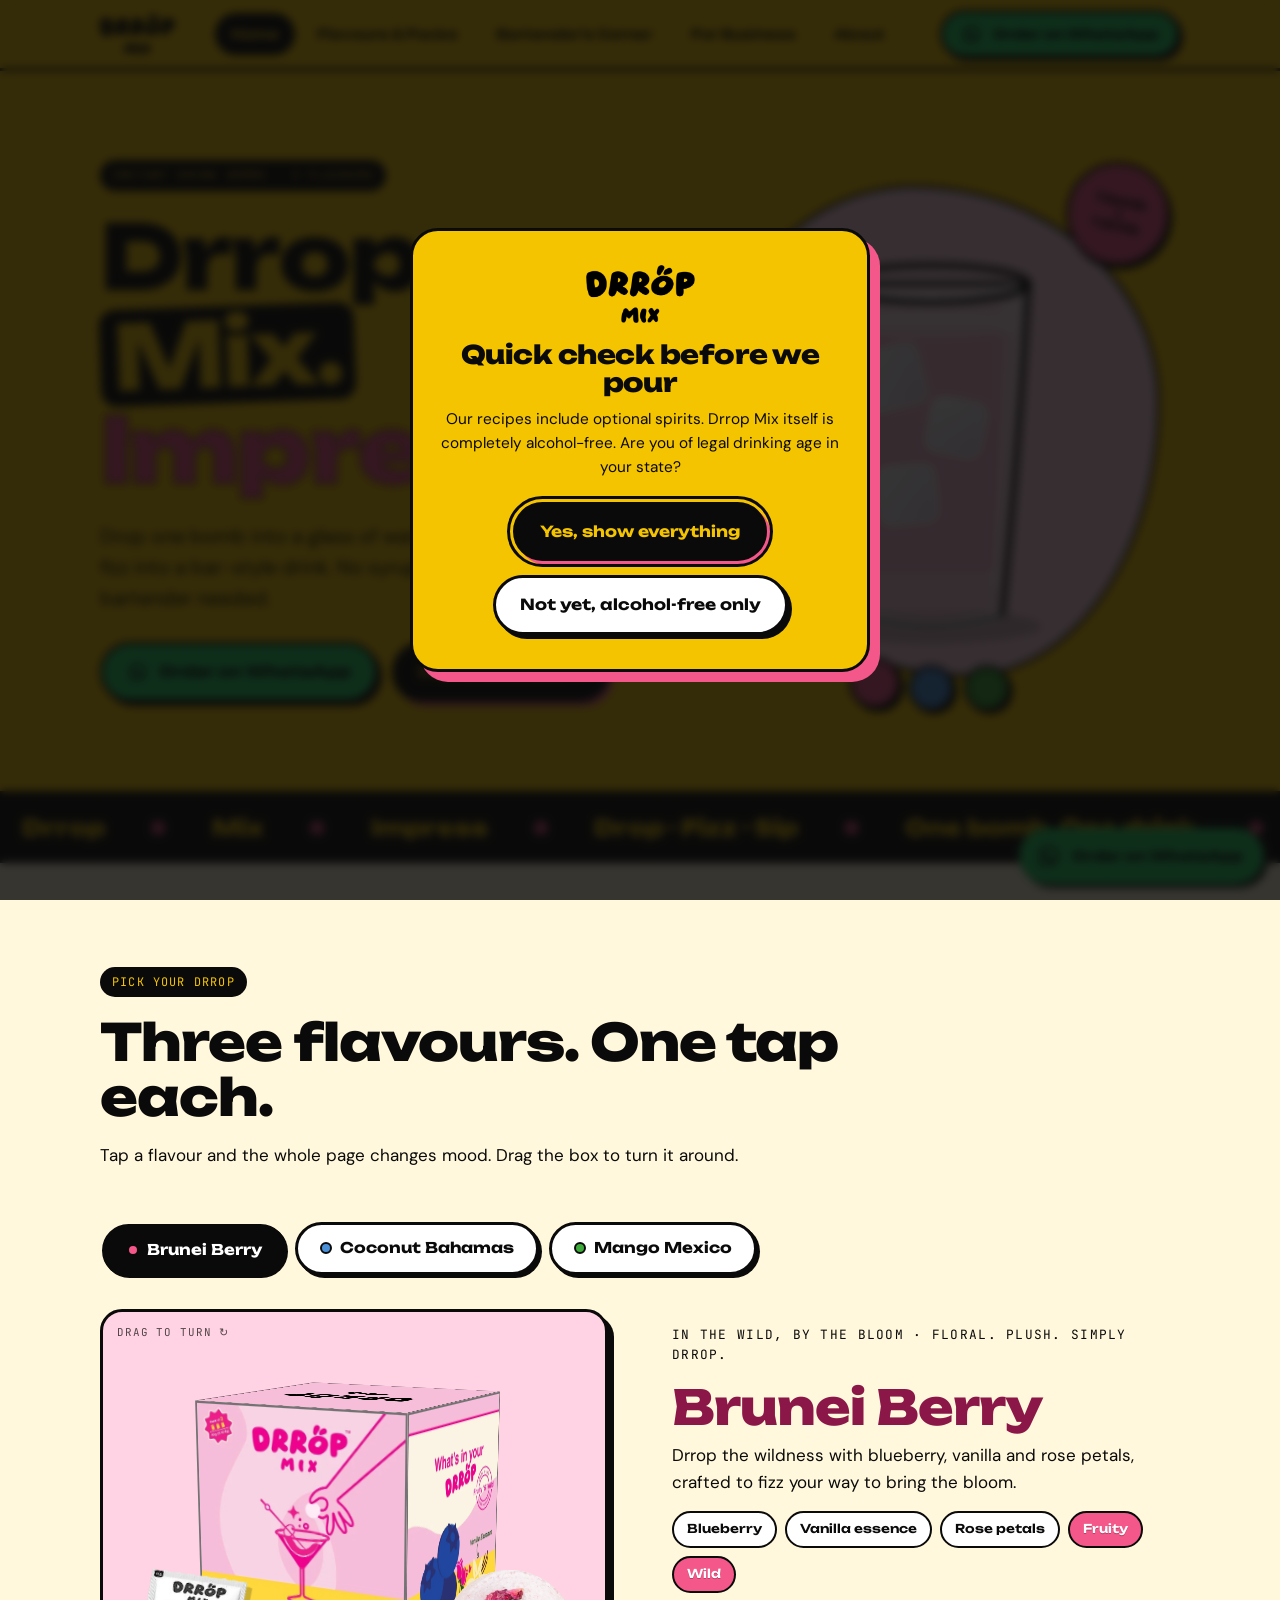
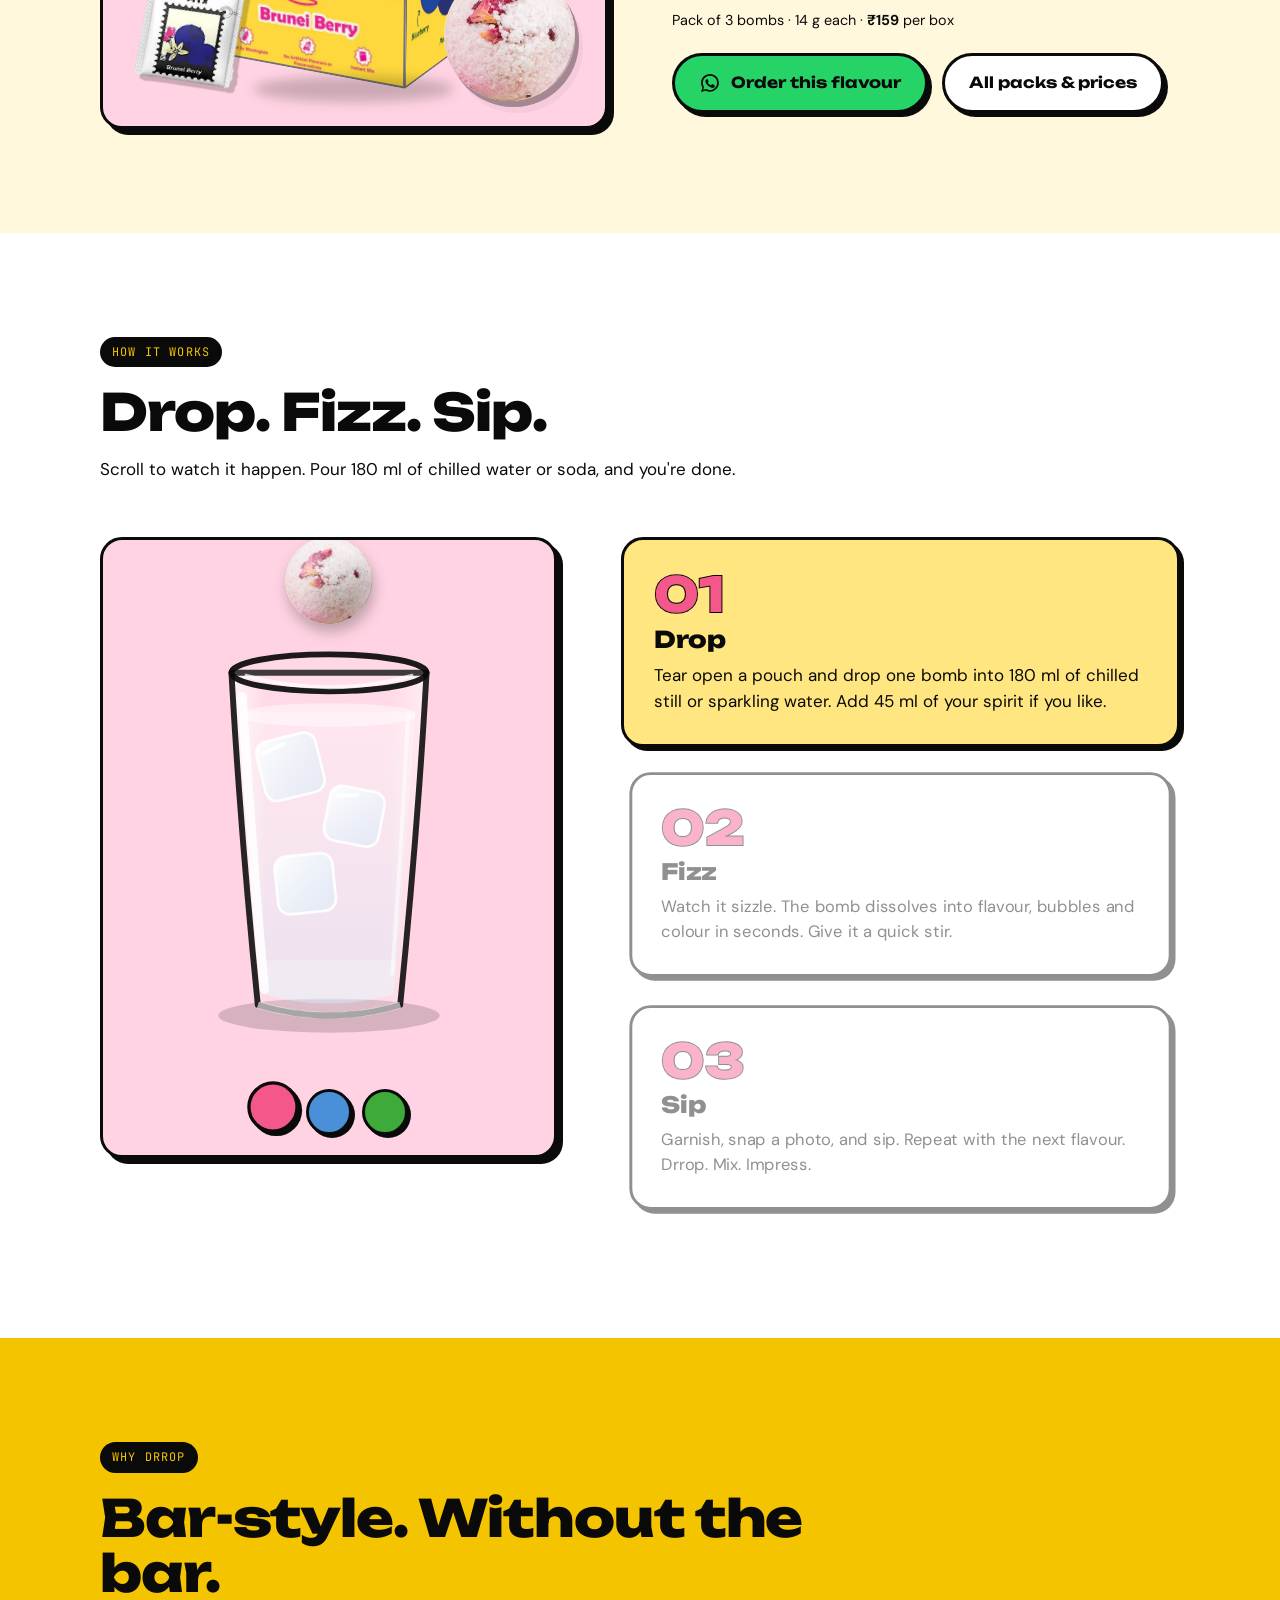
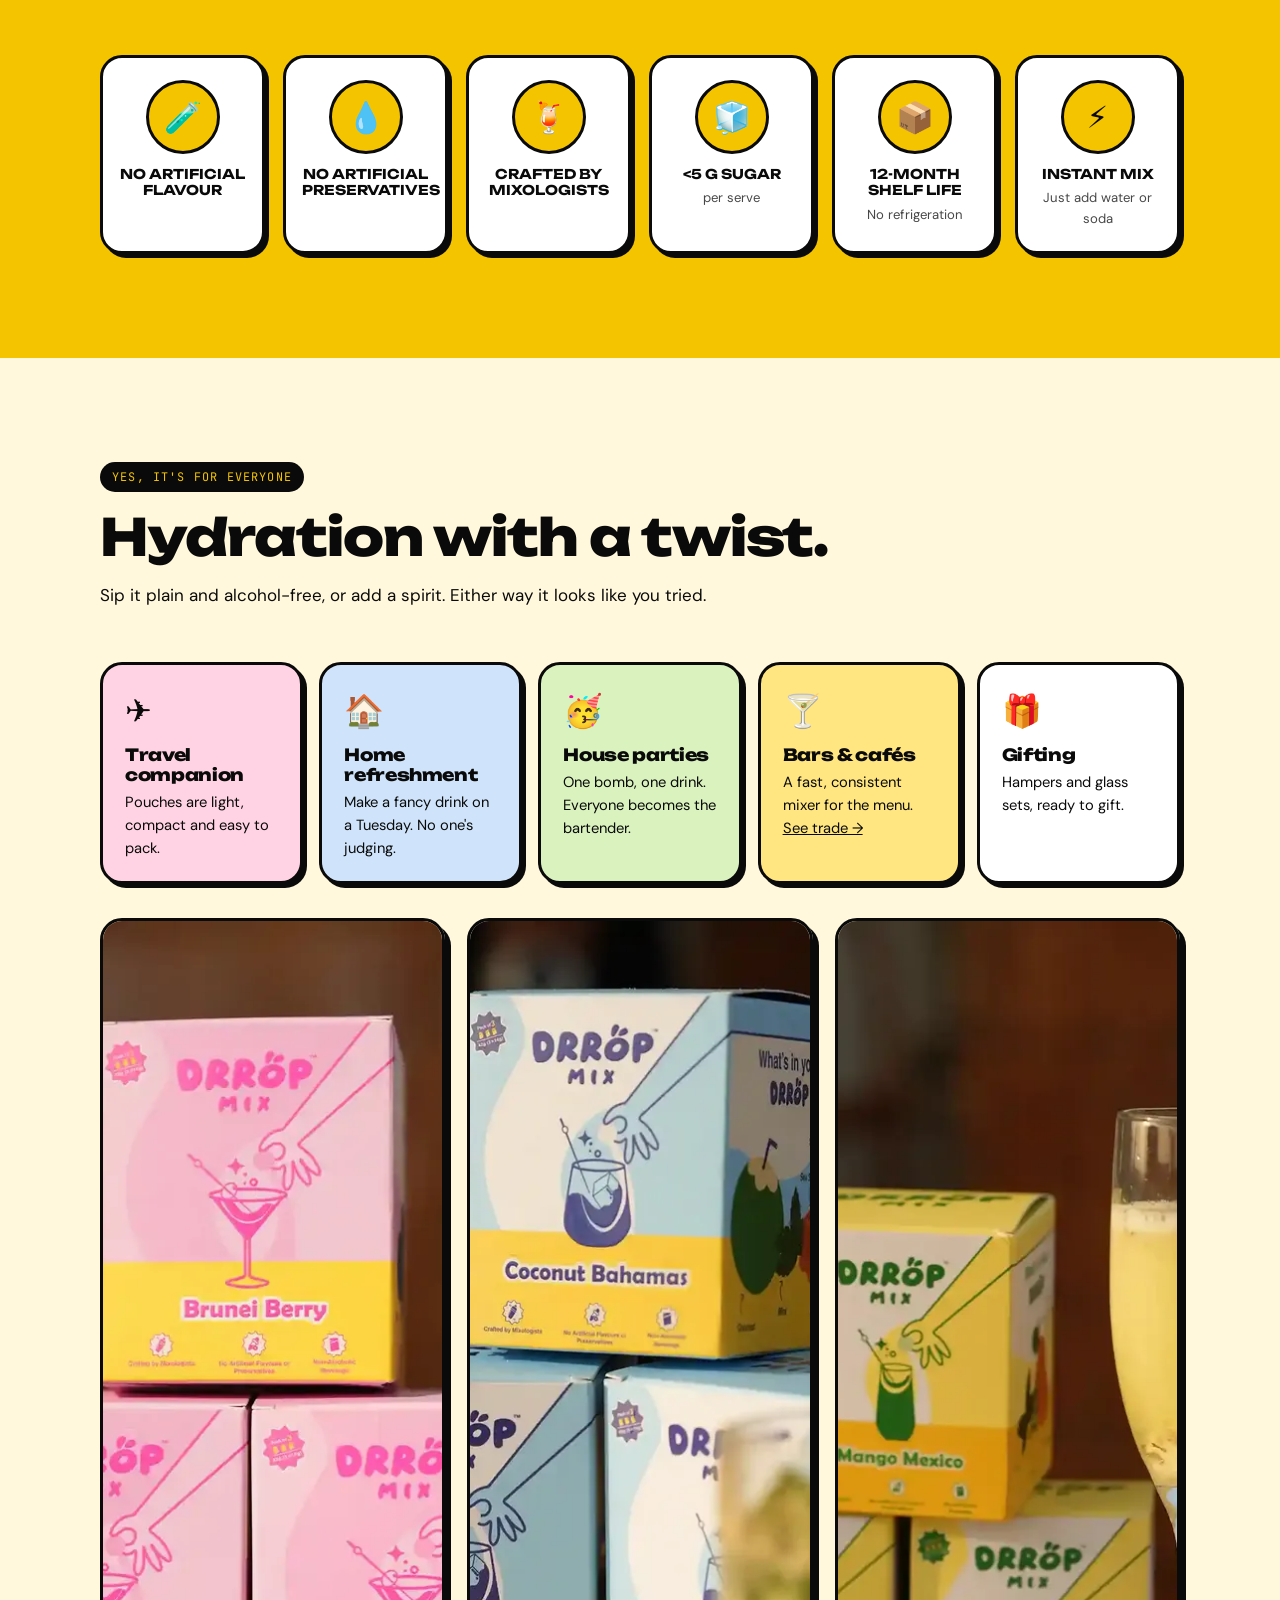
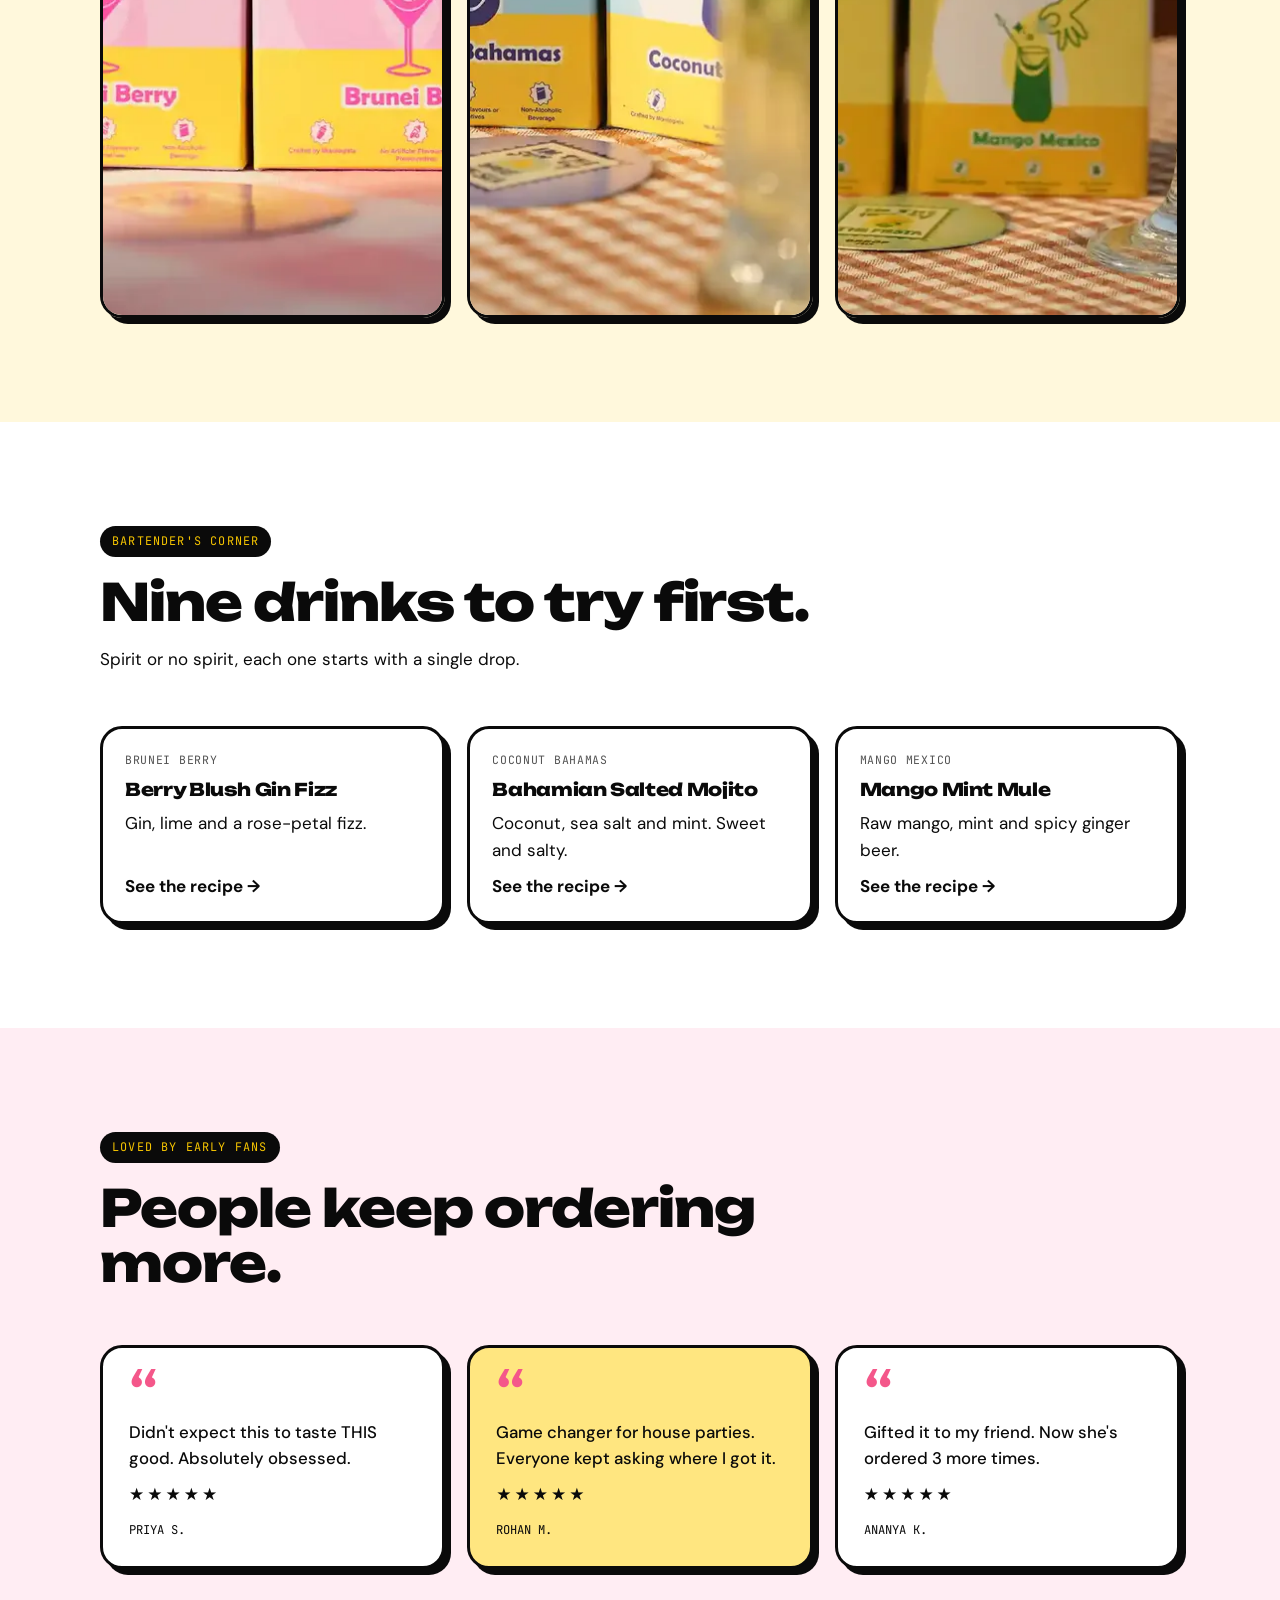
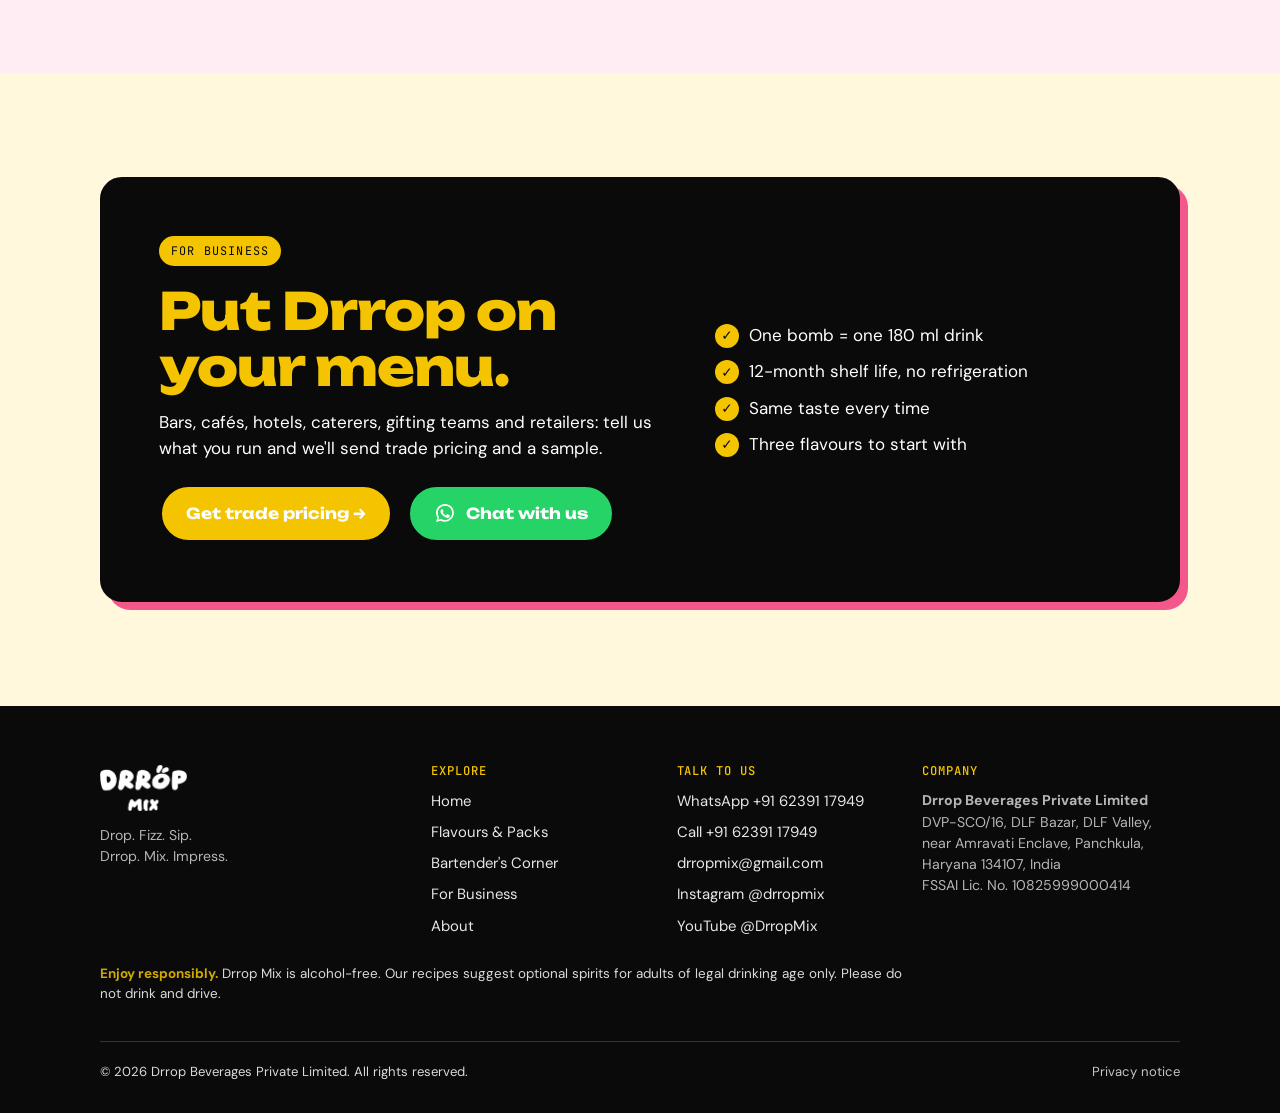
<file: index.html>
<!doctype html>
<html lang="en">
<head>
<meta charset="utf-8">
<meta name="viewport" content="width=device-width,initial-scale=1">
<title>Drrop Mix | Drrop. Mix. Impress. Instant drink bombs</title>
<meta name="description" content="Drrop Mix: instant drink bombs that turn a glass of water or soda into a cocktail-style fizz in seconds. Three flavours, 12-month shelf life, no refrigeration. Order on WhatsApp or get trade pricing.">
<meta name="theme-color" content="#F5C400">
<link rel="canonical" href="https://drropmix.com/">
<link rel="icon" href="img/brand/favicon.png" type="image/png">
<link rel="apple-touch-icon" href="img/brand/apple-touch-icon.png">
<meta property="og:type" content="website"><meta property="og:site_name" content="Drrop Mix">
<meta property="og:title" content="Drrop Mix | Drrop. Mix. Impress. Instant drink bombs"><meta property="og:description" content="Drrop Mix: instant drink bombs that turn a glass of water or soda into a cocktail-style fizz in seconds. Three flavours, 12-month shelf life, no refrigeration. Order on WhatsApp or get trade pricing.">
<meta property="og:url" content="https://drropmix.com/">
<meta property="og:image" content="https://drropmix.com/img/brand/og.jpg"><meta name="twitter:card" content="summary_large_image">
<link rel="preconnect" href="https://fonts.googleapis.com"><link rel="preconnect" href="https://fonts.gstatic.com" crossorigin>
<link href="https://fonts.googleapis.com/css2?family=DM+Sans:ital,opsz,wght@0,9..40,400;0,9..40,500;0,9..40,700&family=JetBrains+Mono:wght@400;500&family=Unbounded:wght@500;600;700;800&display=swap" rel="stylesheet">
<link rel="stylesheet" href="css/main.css">
<script type="application/ld+json">{"@context":"https://schema.org","@type":"Organization","name":"Drrop Mix","legalName":"Drrop Beverages Private Limited","url":"https://drropmix.com","logo":"https://drropmix.com/img/brand/logo-black.png","email":"drropmix@gmail.com","telephone":"+91-6239117949","sameAs":["https://instagram.com/drropmix","https://www.youtube.com/@DrropMix"],"address":{"@type":"PostalAddress","streetAddress":"DVP-SCO/16, DLF Bazar, DLF Valley, near Amravati Enclave","addressLocality":"Panchkula","addressRegion":"Haryana","postalCode":"134107","addressCountry":"IN"}}</script>
</head>
<body>
<a class="skip" href="#main">Skip to content</a>
<header class="hdr"><div class="wrap">
  <a class="hdr__logo" href="index.html" aria-label="Drrop Mix home"><img src="img/brand/logo-black.png" alt="Drrop Mix" width="75" height="40"></a>
  <nav class="nav" id="nav" aria-label="Main"><a href="index.html" aria-current="page">Home</a><a href="flavours.html">Flavours &amp; Packs</a><a href="bartenders-corner.html">Bartender's Corner</a><a href="business.html">For Business</a><a href="about.html">About</a><a class="btn btn--wa btn--sm nav__wa" data-wa="Hi Drrop Mix! I'd like to order." data-where="nav-mobile" href="#"><svg viewBox="0 0 32 32" aria-hidden="true"><path fill="currentColor" d="M16 3C8.8 3 3 8.7 3 15.8c0 2.5.7 4.8 2 6.8L3 29l6.6-1.9c1.9 1 4 1.6 6.3 1.6 7.2 0 13-5.8 13-12.9S23.200 3 16 3zm0 23.400c-2 0-3.900-.6-5.500-1.600l-.4-.2-3.900 1.100 1.100-3.800-.3-.4A10.300 10.300 0 0 1 5.600 15.800C5.600 10.100 10.300 5.500 16 5.500s10.400 4.600 10.400 10.300S21.700 26.400 16 26.400zm5.700-7.700c-.3-.2-1.900-.9-2.200-1-.3-.1-.5-.2-.7.2-.2.300-.8 1-1 1.200-.2.200-.4.200-.7.100a8.500 8.500 0 0 1-4.200-3.700c-.3-.6.300-.5.900-1.700.1-.2 0-.4 0-.5l-1-2.300c-.2-.6-.5-.5-.7-.5h-.6c-.2 0-.6.100-.9.400-.3.300-1.200 1.100-1.200 2.800s1.200 3.300 1.400 3.500c.2.200 2.400 3.700 5.800 5.100 2.200.9 3 .9 4.100.8.700-.1 1.900-.8 2.200-1.500.3-.8.300-1.400.2-1.500-.1-.2-.3-.2-.6-.4z"/></svg> Order on WhatsApp</a></nav>
  <div class="hdr__cta"><a class="btn btn--wa btn--sm" data-wa="Hi Drrop Mix! I'd like to order." data-where="header" href="#"><svg viewBox="0 0 32 32" aria-hidden="true"><path fill="currentColor" d="M16 3C8.8 3 3 8.7 3 15.8c0 2.5.7 4.8 2 6.8L3 29l6.6-1.9c1.9 1 4 1.6 6.3 1.6 7.2 0 13-5.8 13-12.9S23.200 3 16 3zm0 23.400c-2 0-3.900-.6-5.500-1.600l-.4-.2-3.900 1.100 1.100-3.800-.3-.4A10.300 10.300 0 0 1 5.600 15.800C5.600 10.100 10.300 5.500 16 5.500s10.400 4.600 10.400 10.300S21.700 26.400 16 26.400zm5.700-7.700c-.3-.2-1.900-.9-2.200-1-.3-.1-.5-.2-.7.2-.2.300-.8 1-1 1.200-.2.200-.4.200-.7.100a8.500 8.500 0 0 1-4.200-3.700c-.3-.6.300-.5.900-1.700.1-.2 0-.4 0-.5l-1-2.300c-.2-.6-.5-.5-.7-.5h-.6c-.2 0-.6.100-.9.400-.3.300-1.200 1.100-1.200 2.800s1.200 3.300 1.400 3.500c.2.200 2.400 3.700 5.800 5.100 2.200.9 3 .9 4.100.8.700-.1 1.900-.8 2.200-1.500.3-.8.300-1.400.2-1.500-.1-.2-.3-.2-.6-.4z"/></svg> Order on WhatsApp</a>
  <button class="burger" aria-label="Menu" aria-expanded="false" aria-controls="nav"><span></span></button></div>
</div></header>
<main id="main">

<section class="hero">
  <div class="wrap">
    <div>
      <span class="eyebrow">Instant drink bombs · 3 flavours</span>
      <h1 aria-label="Drrop. Mix. Impress."><span class="w">Drrop.</span> <span class="w">Mix.</span> <span class="w">Impress.</span></h1>
      <p class="lead">Drop one bomb into a glass of water or soda and watch it fizz into a bar-style drink. No syrups. No shaker. No bartender needed.</p>
      <div class="btn-row">
        <a class="btn btn--wa" data-wa="Hi Drrop Mix! I'd like to order." data-where="hero" href="#"><svg viewBox="0 0 32 32" aria-hidden="true"><path fill="currentColor" d="M16 3C8.8 3 3 8.7 3 15.8c0 2.5.7 4.8 2 6.8L3 29l6.6-1.9c1.9 1 4 1.6 6.3 1.6 7.2 0 13-5.8 13-12.9S23.200 3 16 3zm0 23.400c-2 0-3.900-.6-5.500-1.600l-.4-.2-3.900 1.100 1.100-3.800-.3-.4A10.300 10.300 0 0 1 5.600 15.800C5.600 10.100 10.300 5.500 16 5.500s10.400 4.600 10.400 10.300S21.700 26.400 16 26.400zm5.700-7.700c-.3-.2-1.900-.9-2.200-1-.3-.1-.5-.2-.7.2-.2.300-.8 1-1 1.200-.2.200-.4.200-.7.100a8.500 8.500 0 0 1-4.200-3.700c-.3-.6.300-.5.900-1.700.1-.2 0-.4 0-.5l-1-2.300c-.2-.6-.5-.5-.7-.5h-.6c-.2 0-.6.100-.9.400-.3.300-1.200 1.100-1.200 2.800s1.200 3.300 1.400 3.500c.2.200 2.400 3.700 5.800 5.100 2.200.9 3 .9 4.100.8.700-.1 1.900-.8 2.200-1.500.3-.8.300-1.400.2-1.500-.1-.2-.3-.2-.6-.4z"/></svg> Order on WhatsApp</a>
        <a class="btn btn--black" href="business.html">I run a business →</a>
      </div>
    </div>
    <div class="hero__stage">
      <div class="hero__blob"></div>
      <div class="sticker sticker--spin">1 bomb<br>=<br>1 drink</div>
      <div class="scene" id="hero-scene" role="img" aria-label="A drink bomb dropping into a glass and fizzing"></div>
      <button class="replay" type="button">↺ Drop again</button>
      <div class="hero__chips" role="group" aria-label="Pick a flavour">
        <button class="dot dot--brunei" data-k="brunei" aria-pressed="true" aria-label="Brunei Berry"></button>
        <button class="dot dot--coconut" data-k="coconut" aria-pressed="false" aria-label="Coconut Bahamas"></button>
        <button class="dot dot--mango" data-k="mango" aria-pressed="false" aria-label="Mango Mexico"></button>
      </div>
    </div>
  </div>
</section>
<div class="marquee" aria-hidden="true"><div class="marquee__track"><span>Drrop</span><span>Mix</span><span>Impress</span><span>Drop · Fizz · Sip</span><span>One bomb. One drink.</span><span>Drrop</span><span>Mix</span><span>Impress</span><span>Drop · Fizz · Sip</span><span>One bomb. One drink.</span><span>Drrop</span><span>Mix</span><span>Impress</span><span>Drop · Fizz · Sip</span><span>One bomb. One drink.</span><span>Drrop</span><span>Mix</span><span>Impress</span><span>Drop · Fizz · Sip</span><span>One bomb. One drink.</span><span>Drrop</span><span>Mix</span><span>Impress</span><span>Drop · Fizz · Sip</span><span>One bomb. One drink.</span><span>Drrop</span><span>Mix</span><span>Impress</span><span>Drop · Fizz · Sip</span><span>One bomb. One drink.</span><span>Drrop</span><span>Mix</span><span>Impress</span><span>Drop · Fizz · Sip</span><span>One bomb. One drink.</span><span>Drrop</span><span>Mix</span><span>Impress</span><span>Drop · Fizz · Sip</span><span>One bomb. One drink.</span></div></div>

<section class="section fl" id="flavours" data-base="" data-start="brunei" aria-labelledby="fl-h">
  <div class="wrap">
    <div class="sec-head rv"><span class="eyebrow">Pick your Drrop</span><h2 id="fl-h">Three flavours. One tap each.</h2><p>Tap a flavour and the whole page changes mood. Drag the box to turn it around.</p></div>
    <div class="fl-tabs" role="tablist" aria-label="Flavours">
      <button class="tab" role="tab" data-k="brunei" aria-selected="true"><i style="background:var(--pink)"></i>Brunei Berry</button>
      <button class="tab" role="tab" data-k="coconut" aria-selected="false"><i style="background:var(--blue)"></i>Coconut Bahamas</button>
      <button class="tab" role="tab" data-k="mango" aria-selected="false"><i style="background:var(--green)"></i>Mango Mexico</button>
    </div>
    <div class="fl-grid">
      <div class="fl-visual"><span class="hint">Drag to turn ↻</span>
        <div class="cube-wrap" data-f="cube"></div><div class="cube-shadow"></div>
        <img class="pouchimg" data-f="pouch" src="img/pouches/brunei.webp" alt="Drrop Mix pouch" width="130" height="130">
        <img class="bombimg" data-f="bomb" src="img/bombs/brunei.webp" alt="Drink bomb" width="130" height="130">
      </div>
      <div class="fl-copy">
        <div class="fadeable"><div class="tagline" data-f="tag"></div><h3 data-f="name"></h3></div>
        <p class="fadeable" data-f="desc"></p>
        <div class="chips fadeable" data-f="chips"></div>
        <p class="fadeable" style="font-size:.9rem">Pack of 3 bombs · 14 g each · <b>₹159</b> per box</p>
        <div class="btn-row"><a class="btn btn--wa" data-f="wa" data-where="flavour-switcher" href="#"><svg viewBox="0 0 32 32" aria-hidden="true"><path fill="currentColor" d="M16 3C8.8 3 3 8.7 3 15.8c0 2.5.7 4.8 2 6.8L3 29l6.6-1.9c1.9 1 4 1.6 6.3 1.6 7.2 0 13-5.8 13-12.9S23.200 3 16 3zm0 23.400c-2 0-3.900-.6-5.500-1.600l-.4-.2-3.900 1.100 1.100-3.800-.3-.4A10.300 10.300 0 0 1 5.600 15.800C5.600 10.100 10.300 5.500 16 5.500s10.400 4.600 10.400 10.300S21.700 26.400 16 26.400zm5.700-7.700c-.3-.2-1.900-.9-2.200-1-.3-.1-.5-.2-.7.2-.2.300-.8 1-1 1.200-.2.200-.4.200-.7.100a8.500 8.500 0 0 1-4.200-3.700c-.3-.6.300-.5.900-1.700.1-.2 0-.4 0-.5l-1-2.300c-.2-.6-.5-.5-.7-.5h-.6c-.2 0-.6.100-.9.400-.3.300-1.200 1.100-1.200 2.800s1.200 3.300 1.400 3.500c.2.200 2.400 3.700 5.800 5.100 2.200.9 3 .9 4.100.8.700-.1 1.900-.8 2.200-1.500.3-.8.300-1.400.2-1.500-.1-.2-.3-.2-.6-.4z"/></svg> Order this flavour</a><a class="btn" href="flavours.html">All packs &amp; prices</a></div>
      </div>
    </div>
  </div>
</section>

<section class="section bg-white" id="steps" aria-labelledby="st-h">
  <div class="wrap">
    <div class="sec-head rv"><span class="eyebrow">How it works</span><h2 id="st-h">Drop. Fizz. Sip.</h2><p>Scroll to watch it happen. Pour 180 ml of chilled water or soda, and you're done.</p></div>
    <div class="steps">
      <div class="steps__stick">
        <div class="scene" id="steps-scene" data-base=""></div>
        <div class="hero__chips" style="position:static;transform:none;margin-top:18px" role="group" aria-label="Preview flavour">
          <button class="dot dot--brunei" data-steps-k="brunei" aria-pressed="true" aria-label="Brunei Berry"></button>
          <button class="dot dot--coconut" data-steps-k="coconut" aria-pressed="false" aria-label="Coconut Bahamas"></button>
          <button class="dot dot--mango" data-steps-k="mango" aria-pressed="false" aria-label="Mango Mexico"></button></div>
      </div>
      <div>
        <div class="step"><div class="num">01</div><h3>Drop</h3><p>Tear open a pouch and drop one bomb into 180 ml of chilled still or sparkling water. Add 45 ml of your spirit if you like.</p></div>
        <div class="step"><div class="num">02</div><h3>Fizz</h3><p>Watch it sizzle. The bomb dissolves into flavour, bubbles and colour in seconds. Give it a quick stir.</p></div>
        <div class="step"><div class="num">03</div><h3>Sip</h3><p>Garnish, snap a photo, and sip. Repeat with the next flavour. Drrop. Mix. Impress.</p></div>
      </div>
    </div>
  </div>
</section>

<section class="section bg-yellow" aria-labelledby="why-h">
  <div class="wrap">
    <div class="sec-head rv"><span class="eyebrow" style="background:var(--black)">Why Drrop</span><h2 id="why-h">Bar-style. Without the bar.</h2></div>
    <div class="strip rv">
      <div class="tile"><div class="ic">🧪</div><b>No artificial flavour</b></div>
      <div class="tile"><div class="ic">💧</div><b>No artificial preservatives</b></div>
      <div class="tile"><div class="ic">🍹</div><b>Crafted by mixologists</b></div>
      <div class="tile"><div class="ic">🧊</div><b>&lt;5 g sugar</b><small>per serve</small></div>
      <div class="tile"><div class="ic">📦</div><b>12-month shelf life</b><small>No refrigeration</small></div>
      <div class="tile"><div class="ic">⚡</div><b>Instant mix</b><small>Just add water or soda</small></div>
    </div>
  </div>
</section>

<section class="section" aria-labelledby="gal-h">
  <div class="wrap">
    <div class="sec-head rv"><span class="eyebrow">Yes, it's for everyone</span><h2 id="gal-h">Hydration with a twist.</h2><p>Sip it plain and alcohol-free, or add a spirit. Either way it looks like you tried.</p></div>
    <div class="occ rv">
      <div><span class="em">✈️</span><h3>Travel companion</h3><p>Pouches are light, compact and easy to pack.</p></div>
      <div><span class="em">🏠</span><h3>Home refreshment</h3><p>Make a fancy drink on a Tuesday. No one's judging.</p></div>
      <div><span class="em">🥳</span><h3>House parties</h3><p>One bomb, one drink. Everyone becomes the bartender.</p></div>
      <div><span class="em">🍸</span><h3>Bars &amp; cafés</h3><p>A fast, consistent mixer for the menu. <a href="business.html">See trade →</a></p></div>
      <div><span class="em">🎁</span><h3>Gifting</h3><p>Hampers and glass sets, ready to gift.</p></div>
    </div>
    <div class="cards rv" style="margin-top:34px;grid-template-columns:repeat(auto-fit,minmax(220px,1fr))">
      <img src="img/photos/brunei-stack.webp" alt="Brunei Berry boxes stacked on a table" loading="lazy" width="1000" height="1000" style="border:var(--bw) solid var(--black);border-radius:var(--r);box-shadow:var(--shadow)">
      <img src="img/photos/coconut-stack.webp" alt="Coconut Bahamas boxes next to a mojito-style drink" loading="lazy" width="1000" height="1000" style="border:var(--bw) solid var(--black);border-radius:var(--r);box-shadow:var(--shadow)">
      <img src="img/photos/mango-stack.webp" alt="Mango Mexico boxes next to a mango drink in a flute" loading="lazy" width="1000" height="1000" style="border:var(--bw) solid var(--black);border-radius:var(--r);box-shadow:var(--shadow)">
    </div>
  </div>
</section>

<section class="section bg-white" aria-labelledby="rt-h">
  <div class="wrap">
    <div class="sec-head rv"><span class="eyebrow">Bartender's Corner</span><h2 id="rt-h">Nine drinks to try first.</h2><p>Spirit or no spirit, each one starts with a single drop.</p></div>
    <div class="cards">
      <a class="card rv" href="bartenders-corner.html" style="text-decoration:none"><span class="meta">Brunei Berry</span><h3>Berry Blush Gin Fizz</h3><p class="grow spirit-only">Gin, lime and a rose-petal fizz.</p><p class="grow mock-only">Lime, sparkle and a rose-petal fizz.</p><b>See the recipe →</b></a>
      <a class="card rv" href="bartenders-corner.html" style="text-decoration:none"><span class="meta">Coconut Bahamas</span><h3>Bahamian Salted Mojito</h3><p class="grow">Coconut, sea salt and mint. Sweet and salty.</p><b>See the recipe →</b></a>
      <a class="card rv" href="bartenders-corner.html" style="text-decoration:none"><span class="meta">Mango Mexico</span><h3>Mango Mint Mule</h3><p class="grow">Raw mango, mint and spicy ginger beer.</p><b>See the recipe →</b></a>
    </div>
  </div>
</section>

<section class="section bg-tint" aria-labelledby="q-h"><div class="wrap">
  <div class="sec-head rv"><span class="eyebrow">Loved by early fans</span><h2 id="q-h">People keep ordering more.</h2></div>
  <div class="quotes">
  <figure class="quote rv"><p>Didn't expect this to taste THIS good. Absolutely obsessed.</p><div class="stars" aria-label="5 out of 5">★★★★★</div><cite>Priya S.</cite></figure>
  <figure class="quote rv"><p>Game changer for house parties. Everyone kept asking where I got it.</p><div class="stars" aria-label="5 out of 5">★★★★★</div><cite>Rohan M.</cite></figure>
  <figure class="quote rv"><p>Gifted it to my friend. Now she's ordered 3 more times.</p><div class="stars" aria-label="5 out of 5">★★★★★</div><cite>Ananya K.</cite></figure>
</div>
</div></section>

<section class="section"><div class="wrap">
  <div class="b2b-strip rv">
    <div><span class="eyebrow">For business</span><h2>Put Drrop on your menu.</h2><p style="margin:14px 0 22px">Bars, cafés, hotels, caterers, gifting teams and retailers: tell us what you run and we'll send trade pricing and a sample.</p>
      <div class="btn-row"><a class="btn btn--yellow" href="business.html#quote">Get trade pricing →</a><a class="btn btn--wa" data-wa="Hi Drrop Mix! I'm interested in trade / bulk orders." data-where="home-b2b" href="#"><svg viewBox="0 0 32 32" aria-hidden="true"><path fill="currentColor" d="M16 3C8.8 3 3 8.7 3 15.8c0 2.5.7 4.8 2 6.8L3 29l6.6-1.9c1.9 1 4 1.6 6.3 1.6 7.2 0 13-5.8 13-12.9S23.200 3 16 3zm0 23.400c-2 0-3.900-.6-5.500-1.600l-.4-.2-3.900 1.100 1.100-3.800-.3-.4A10.300 10.300 0 0 1 5.600 15.800C5.600 10.100 10.300 5.500 16 5.500s10.400 4.600 10.400 10.300S21.700 26.400 16 26.400zm5.700-7.700c-.3-.2-1.900-.9-2.200-1-.3-.1-.5-.2-.7.2-.2.300-.8 1-1 1.200-.2.200-.4.200-.7.100a8.500 8.500 0 0 1-4.200-3.700c-.3-.6.300-.5.900-1.700.1-.2 0-.4 0-.5l-1-2.300c-.2-.6-.5-.5-.7-.5h-.6c-.2 0-.6.100-.9.400-.3.300-1.200 1.100-1.200 2.800s1.200 3.300 1.400 3.500c.2.200 2.400 3.700 5.800 5.100 2.200.9 3 .9 4.100.8.700-.1 1.900-.8 2.200-1.500.3-.8.300-1.400.2-1.500-.1-.2-.3-.2-.6-.4z"/></svg> Chat with us</a></div></div>
    <ul><li>One bomb = one 180 ml drink</li><li>12-month shelf life, no refrigeration</li><li>Same taste every time</li><li>Three flavours to start with</li></ul>
  </div>
</div></section>

</main>
<div class="gate" id="gate" role="dialog" aria-modal="true" aria-labelledby="gate-t">
  <div class="gate__box"><img src="img/brand/logo-black.png" alt="Drrop Mix" width="109" height="58">
    <h2 id="gate-t">Quick check before we pour</h2>
    <p>Our recipes include optional spirits. Drrop Mix itself is completely alcohol-free. Are you of legal drinking age in your state?</p>
    <div class="btn-row"><button class="btn btn--black" id="gate-yes" type="button">Yes, show everything</button><button class="btn" id="gate-no" type="button">Not yet, alcohol-free only</button></div>
  </div></div>
<footer class="ftr"><div class="wrap">
  <div class="ftr__grid">
    <div><img src="img/brand/logo-white.png" alt="Drrop Mix" width="87" height="46"><small>Drop. Fizz. Sip.<br>Drrop. Mix. Impress.</small></div>
    <div><h4>Explore</h4><ul><li><a href="index.html">Home</a></li><li><a href="flavours.html">Flavours &amp; Packs</a></li><li><a href="bartenders-corner.html">Bartender's Corner</a></li><li><a href="business.html">For Business</a></li><li><a href="about.html">About</a></li></ul></div>
    <div><h4>Talk to us</h4><ul>
      <li><a data-wa="Hi Drrop Mix!" data-where="footer" href="#">WhatsApp +91 62391 17949</a></li>
      <li><a href="tel:+916239117949">Call +91 62391 17949</a></li>
      <li><a href="mailto:drropmix@gmail.com">drropmix@gmail.com</a></li>
      <li><a href="https://instagram.com/drropmix" target="_blank" rel="noopener">Instagram @drropmix</a></li>
      <li><a href="https://www.youtube.com/@DrropMix" target="_blank" rel="noopener">YouTube @DrropMix</a></li></ul></div>
    <div><h4>Company</h4><small><b>Drrop Beverages Private Limited</b><br>DVP-SCO/16, DLF Bazar, DLF Valley,<br>near Amravati Enclave, Panchkula,<br>Haryana 134107, India<br>FSSAI Lic. No. 10825999000414</small></div>
  </div>
  <p class="ftr__resp"><b style="color:var(--yellow)">Enjoy responsibly.</b> Drrop Mix is alcohol-free. Our recipes suggest optional spirits for adults of legal drinking age only. Please do not drink and drive.</p>
  <div class="ftr__base"><span>© <span data-year>2026</span> Drrop Beverages Private Limited. All rights reserved.</span><span><a href="privacy.html">Privacy notice</a></span></div>
</div></footer>
<a class="fab" data-wa="Hi Drrop Mix! I'd like to order." data-where="fab" href="#" aria-label="Order on WhatsApp"><svg viewBox="0 0 32 32" aria-hidden="true"><path fill="currentColor" d="M16 3C8.8 3 3 8.7 3 15.8c0 2.5.7 4.8 2 6.8L3 29l6.6-1.9c1.9 1 4 1.6 6.3 1.6 7.2 0 13-5.8 13-12.9S23.200 3 16 3zm0 23.400c-2 0-3.900-.6-5.500-1.600l-.4-.2-3.900 1.100 1.100-3.800-.3-.4A10.300 10.300 0 0 1 5.600 15.800C5.600 10.100 10.300 5.500 16 5.500s10.400 4.600 10.400 10.300S21.700 26.400 16 26.400zm5.700-7.700c-.3-.2-1.900-.9-2.200-1-.3-.1-.5-.2-.7.2-.2.300-.8 1-1 1.200-.2.200-.4.200-.7.100a8.500 8.500 0 0 1-4.200-3.700c-.3-.6.300-.5.900-1.700.1-.2 0-.4 0-.5l-1-2.300c-.2-.6-.5-.5-.7-.5h-.6c-.2 0-.6.100-.9.400-.3.300-1.200 1.100-1.200 2.800s1.200 3.300 1.400 3.500c.2.200 2.400 3.700 5.800 5.100 2.200.9 3 .9 4.100.8.700-.1 1.900-.8 2.200-1.500.3-.8.300-1.400.2-1.500-.1-.2-.3-.2-.6-.4z"/></svg><span>Order on WhatsApp</span></a>
<script src="js/main.js" defer></script>
</body>
</html>
</file>
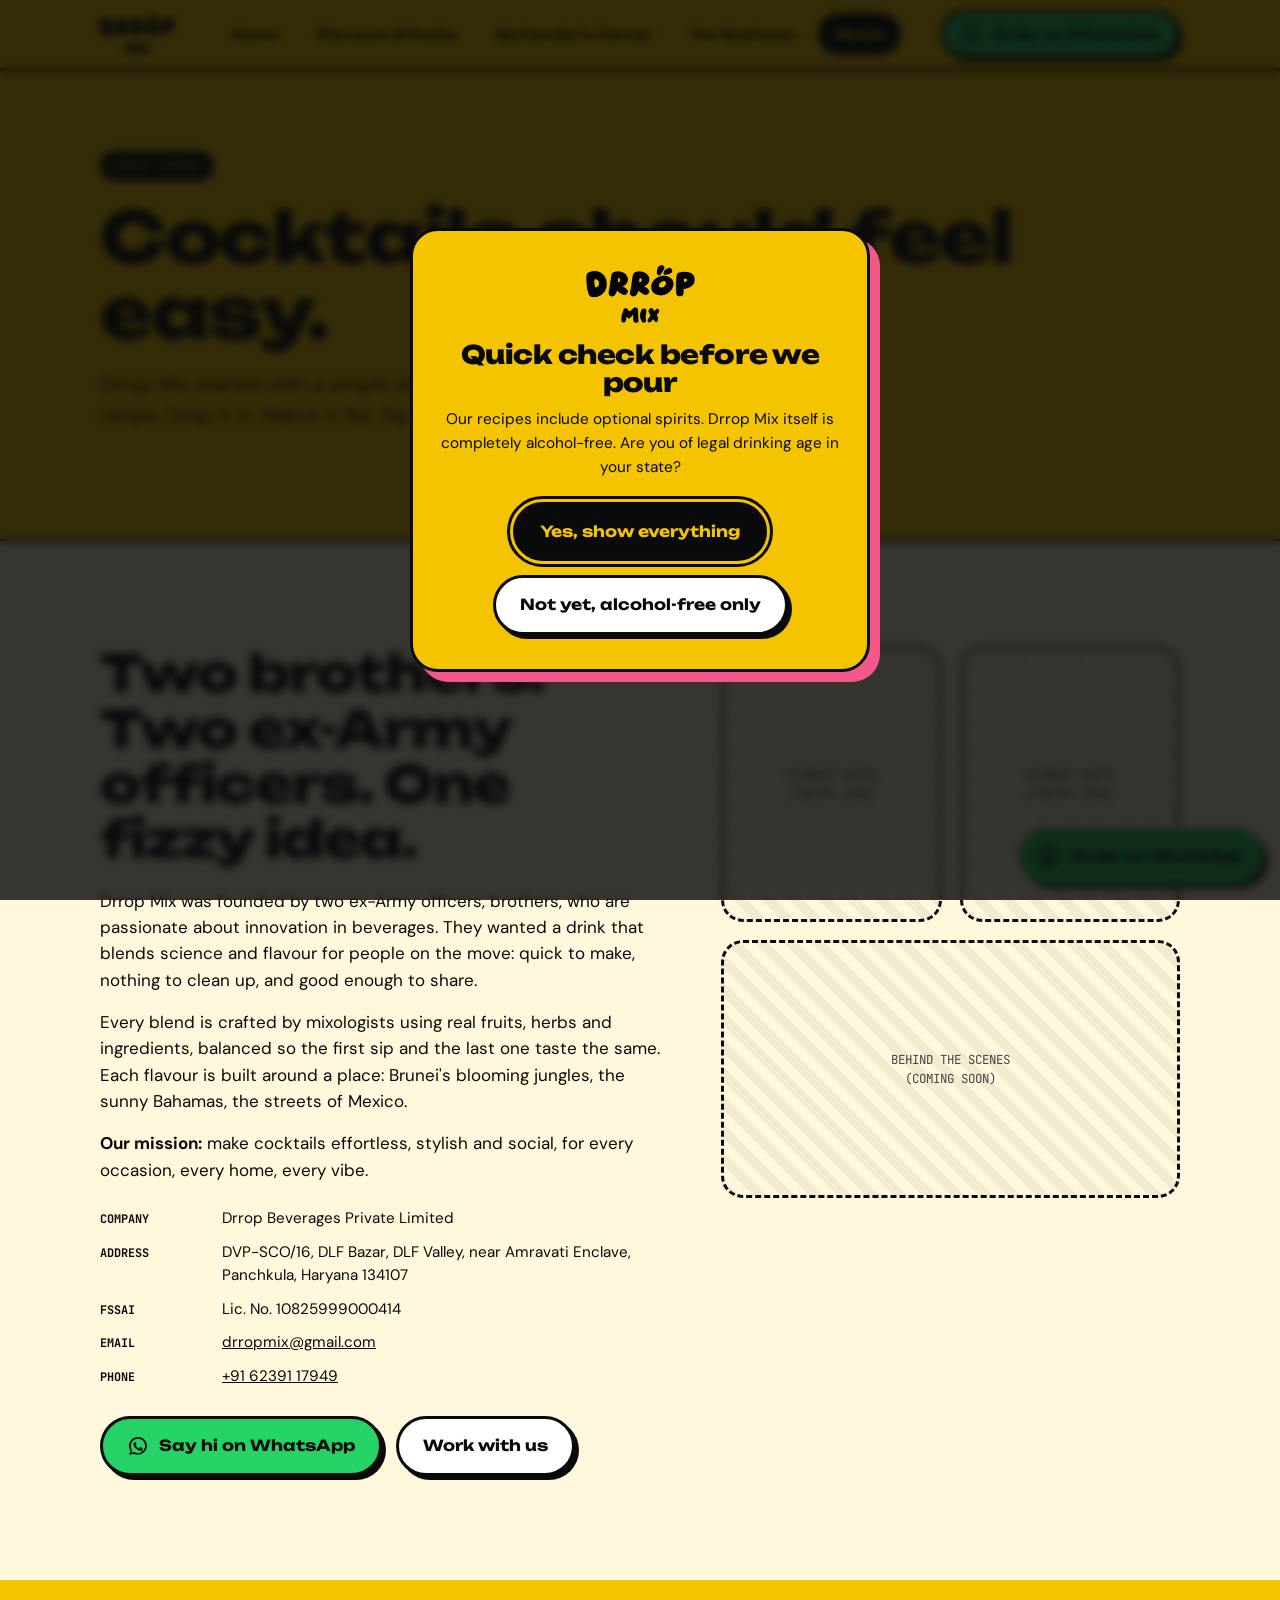
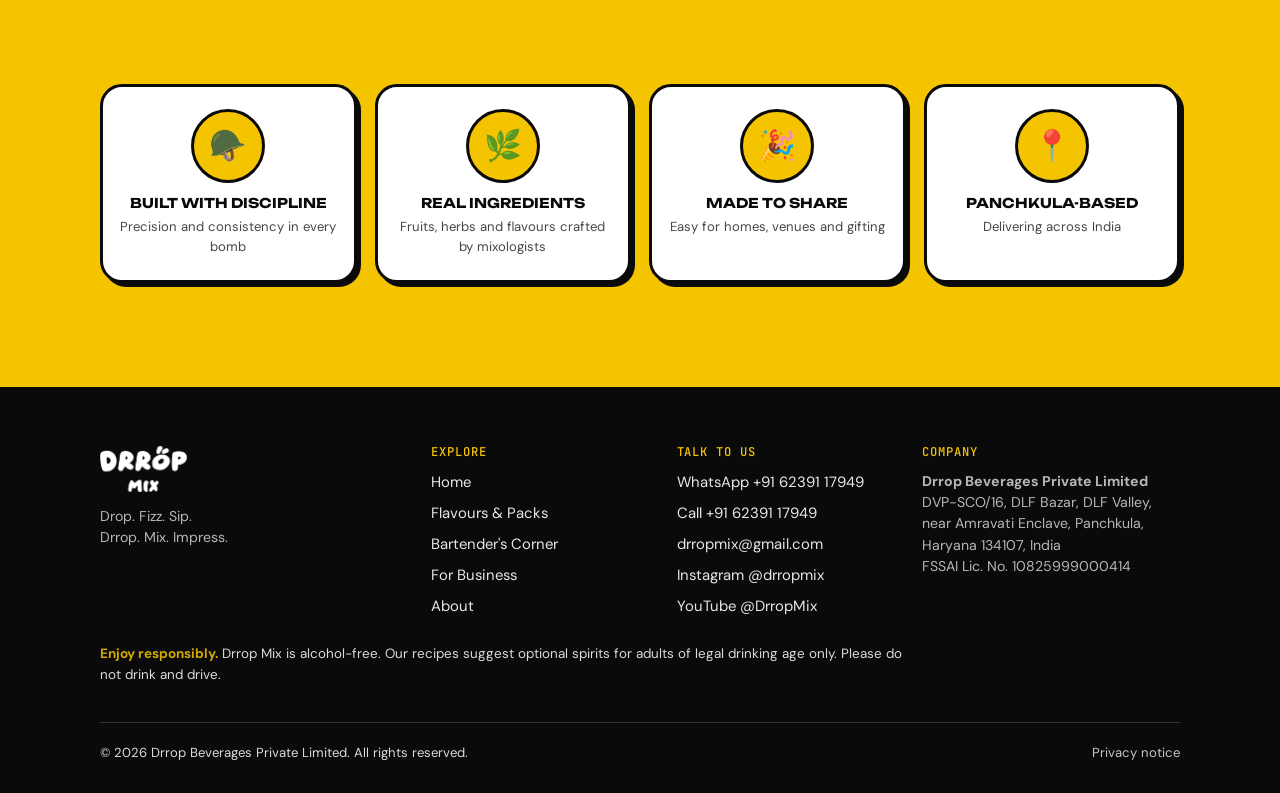
<file: about.html>
<!doctype html>
<html lang="en">
<head>
<meta charset="utf-8">
<meta name="viewport" content="width=device-width,initial-scale=1">
<title>About | Drrop Mix: founded by two ex-Army brothers</title>
<meta name="description" content="The story behind Drrop Mix, the instant drink bomb brand from Drrop Beverages Private Limited, Panchkula.">
<meta name="theme-color" content="#F5C400">
<link rel="canonical" href="https://drropmix.com/about.html">
<link rel="icon" href="img/brand/favicon.png" type="image/png">
<link rel="apple-touch-icon" href="img/brand/apple-touch-icon.png">
<meta property="og:type" content="website"><meta property="og:site_name" content="Drrop Mix">
<meta property="og:title" content="About | Drrop Mix: founded by two ex-Army brothers"><meta property="og:description" content="The story behind Drrop Mix, the instant drink bomb brand from Drrop Beverages Private Limited, Panchkula.">
<meta property="og:url" content="https://drropmix.com/about.html">
<meta property="og:image" content="https://drropmix.com/img/brand/og.jpg"><meta name="twitter:card" content="summary_large_image">
<link rel="preconnect" href="https://fonts.googleapis.com"><link rel="preconnect" href="https://fonts.gstatic.com" crossorigin>
<link href="https://fonts.googleapis.com/css2?family=DM+Sans:ital,opsz,wght@0,9..40,400;0,9..40,500;0,9..40,700&family=JetBrains+Mono:wght@400;500&family=Unbounded:wght@500;600;700;800&display=swap" rel="stylesheet">
<link rel="stylesheet" href="css/main.css">

</head>
<body>
<a class="skip" href="#main">Skip to content</a>
<header class="hdr"><div class="wrap">
  <a class="hdr__logo" href="index.html" aria-label="Drrop Mix home"><img src="img/brand/logo-black.png" alt="Drrop Mix" width="75" height="40"></a>
  <nav class="nav" id="nav" aria-label="Main"><a href="index.html">Home</a><a href="flavours.html">Flavours &amp; Packs</a><a href="bartenders-corner.html">Bartender's Corner</a><a href="business.html">For Business</a><a href="about.html" aria-current="page">About</a><a class="btn btn--wa btn--sm nav__wa" data-wa="Hi Drrop Mix! I'd like to order." data-where="nav-mobile" href="#"><svg viewBox="0 0 32 32" aria-hidden="true"><path fill="currentColor" d="M16 3C8.8 3 3 8.7 3 15.8c0 2.5.7 4.8 2 6.8L3 29l6.6-1.9c1.9 1 4 1.6 6.3 1.6 7.2 0 13-5.8 13-12.9S23.200 3 16 3zm0 23.400c-2 0-3.900-.6-5.500-1.600l-.4-.2-3.900 1.100 1.100-3.800-.3-.4A10.300 10.300 0 0 1 5.600 15.800C5.600 10.100 10.300 5.500 16 5.500s10.400 4.600 10.400 10.300S21.700 26.400 16 26.400zm5.700-7.700c-.3-.2-1.900-.9-2.200-1-.3-.1-.5-.2-.7.2-.2.300-.8 1-1 1.200-.2.200-.4.200-.7.100a8.500 8.500 0 0 1-4.200-3.700c-.3-.6.300-.5.900-1.700.1-.2 0-.4 0-.5l-1-2.300c-.2-.6-.5-.5-.7-.5h-.6c-.2 0-.6.100-.9.400-.3.300-1.200 1.100-1.200 2.800s1.200 3.300 1.400 3.500c.2.200 2.400 3.700 5.800 5.100 2.200.9 3 .9 4.100.8.700-.1 1.900-.8 2.200-1.500.3-.8.300-1.400.2-1.500-.1-.2-.3-.2-.6-.4z"/></svg> Order on WhatsApp</a></nav>
  <div class="hdr__cta"><a class="btn btn--wa btn--sm" data-wa="Hi Drrop Mix! I'd like to order." data-where="header" href="#"><svg viewBox="0 0 32 32" aria-hidden="true"><path fill="currentColor" d="M16 3C8.8 3 3 8.7 3 15.8c0 2.5.7 4.8 2 6.8L3 29l6.6-1.9c1.9 1 4 1.6 6.3 1.6 7.2 0 13-5.8 13-12.9S23.200 3 16 3zm0 23.400c-2 0-3.900-.6-5.500-1.600l-.4-.2-3.900 1.100 1.100-3.800-.3-.4A10.300 10.300 0 0 1 5.600 15.800C5.600 10.100 10.300 5.500 16 5.500s10.400 4.600 10.400 10.300S21.700 26.400 16 26.400zm5.700-7.700c-.3-.2-1.900-.9-2.200-1-.3-.1-.5-.2-.7.2-.2.300-.8 1-1 1.200-.2.200-.4.200-.7.100a8.500 8.500 0 0 1-4.200-3.700c-.3-.6.300-.5.900-1.700.1-.2 0-.4 0-.5l-1-2.300c-.2-.6-.5-.5-.7-.5h-.6c-.2 0-.6.100-.9.400-.3.300-1.200 1.100-1.200 2.800s1.200 3.300 1.400 3.500c.2.200 2.400 3.700 5.800 5.100 2.200.9 3 .9 4.100.8.700-.1 1.900-.8 2.200-1.500.3-.8.300-1.400.2-1.500-.1-.2-.3-.2-.6-.4z"/></svg> Order on WhatsApp</a>
  <button class="burger" aria-label="Menu" aria-expanded="false" aria-controls="nav"><span></span></button></div>
</div></header>
<main id="main">

<section class="hero" style="padding:0"><div class="wrap" style="grid-template-columns:1fr;padding-block:clamp(40px,7vw,80px)"><div>
  <span class="eyebrow">About Drrop</span><h1 style="font-size:clamp(2.2rem,7vw,4.4rem)">Cocktails should feel easy.</h1>
  <p class="lead" style="margin-top:18px">Drrop Mix started with a simple idea: a good drink shouldn't need a bar, a shaker or a recipe. Drop it in. Watch it fizz. Sip.</p></div></div></section>
<section class="section"><div class="wrap story">
  <div>
    <h2 style="margin-bottom:20px">Two brothers. Two ex-Army officers. One fizzy idea.</h2>
    <p>Drrop Mix was founded by two ex-Army officers, brothers, who are passionate about innovation in beverages. They wanted a drink that blends science and flavour for people on the move: quick to make, nothing to clean up, and good enough to share.</p>
    <p>Every blend is crafted by mixologists using real fruits, herbs and ingredients, balanced so the first sip and the last one taste the same. Each flavour is built around a place: Brunei's blooming jungles, the sunny Bahamas, the streets of Mexico.</p>
    <p><b>Our mission:</b> make cocktails effortless, stylish and social, for every occasion, every home, every vibe.</p>
    <div class="facts">
      <div><b>Company</b><span>Drrop Beverages Private Limited</span></div>
      <div><b>Address</b><span>DVP-SCO/16, DLF Bazar, DLF Valley, near Amravati Enclave, Panchkula, Haryana 134107</span></div>
      <div><b>FSSAI</b><span>Lic. No. 10825999000414</span></div>
      <div><b>Email</b><span><a href="mailto:drropmix@gmail.com">drropmix@gmail.com</a></span></div>
      <div><b>Phone</b><span><a href="tel:+916239117949">+91 62391 17949</a></span></div>
    </div>
    <div class="btn-row" style="margin-top:28px"><a class="btn btn--wa" data-wa="Hi Drrop Mix!" data-where="about" href="#"><svg viewBox="0 0 32 32" aria-hidden="true"><path fill="currentColor" d="M16 3C8.8 3 3 8.7 3 15.8c0 2.5.7 4.8 2 6.8L3 29l6.6-1.9c1.9 1 4 1.6 6.3 1.6 7.2 0 13-5.8 13-12.9S23.200 3 16 3zm0 23.400c-2 0-3.900-.6-5.500-1.600l-.4-.2-3.900 1.100 1.100-3.800-.3-.4A10.300 10.300 0 0 1 5.600 15.800C5.600 10.100 10.300 5.500 16 5.500s10.400 4.600 10.400 10.300S21.700 26.400 16 26.400zm5.700-7.700c-.3-.2-1.900-.9-2.200-1-.3-.1-.5-.2-.7.2-.2.300-.8 1-1 1.200-.2.200-.4.200-.7.100a8.500 8.500 0 0 1-4.200-3.700c-.3-.6.300-.5.900-1.700.1-.2 0-.4 0-.5l-1-2.300c-.2-.6-.5-.5-.7-.5h-.6c-.2 0-.6.100-.9.400-.3.300-1.200 1.100-1.200 2.800s1.200 3.300 1.400 3.500c.2.200 2.400 3.700 5.800 5.100 2.200.9 3 .9 4.100.8.700-.1 1.900-.8 2.200-1.500.3-.8.300-1.400.2-1.500-.1-.2-.3-.2-.6-.4z"/></svg> Say hi on WhatsApp</a><a class="btn" href="business.html">Work with us</a></div>
  </div>
  <div style="display:grid;gap:18px;grid-template-columns:1fr 1fr">
    <div class="ph">Founder photo<br>(coming soon)</div><div class="ph">Founder photo<br>(coming soon)</div>
    <div class="ph" style="grid-column:1/-1;aspect-ratio:16/9">Behind the scenes<br>(coming soon)</div>
  </div>
</div></section>
<section class="section bg-yellow"><div class="wrap"><div class="strip">
  <div class="tile"><div class="ic">🪖</div><b>Built with discipline</b><small>Precision and consistency in every bomb</small></div>
  <div class="tile"><div class="ic">🌿</div><b>Real ingredients</b><small>Fruits, herbs and flavours crafted by mixologists</small></div>
  <div class="tile"><div class="ic">🎉</div><b>Made to share</b><small>Easy for homes, venues and gifting</small></div>
  <div class="tile"><div class="ic">📍</div><b>Panchkula-based</b><small>Delivering across India</small></div>
</div></div></section>

</main>
<div class="gate" id="gate" role="dialog" aria-modal="true" aria-labelledby="gate-t">
  <div class="gate__box"><img src="img/brand/logo-black.png" alt="Drrop Mix" width="109" height="58">
    <h2 id="gate-t">Quick check before we pour</h2>
    <p>Our recipes include optional spirits. Drrop Mix itself is completely alcohol-free. Are you of legal drinking age in your state?</p>
    <div class="btn-row"><button class="btn btn--black" id="gate-yes" type="button">Yes, show everything</button><button class="btn" id="gate-no" type="button">Not yet, alcohol-free only</button></div>
  </div></div>
<footer class="ftr"><div class="wrap">
  <div class="ftr__grid">
    <div><img src="img/brand/logo-white.png" alt="Drrop Mix" width="87" height="46"><small>Drop. Fizz. Sip.<br>Drrop. Mix. Impress.</small></div>
    <div><h4>Explore</h4><ul><li><a href="index.html">Home</a></li><li><a href="flavours.html">Flavours &amp; Packs</a></li><li><a href="bartenders-corner.html">Bartender's Corner</a></li><li><a href="business.html">For Business</a></li><li><a href="about.html">About</a></li></ul></div>
    <div><h4>Talk to us</h4><ul>
      <li><a data-wa="Hi Drrop Mix!" data-where="footer" href="#">WhatsApp +91 62391 17949</a></li>
      <li><a href="tel:+916239117949">Call +91 62391 17949</a></li>
      <li><a href="mailto:drropmix@gmail.com">drropmix@gmail.com</a></li>
      <li><a href="https://instagram.com/drropmix" target="_blank" rel="noopener">Instagram @drropmix</a></li>
      <li><a href="https://www.youtube.com/@DrropMix" target="_blank" rel="noopener">YouTube @DrropMix</a></li></ul></div>
    <div><h4>Company</h4><small><b>Drrop Beverages Private Limited</b><br>DVP-SCO/16, DLF Bazar, DLF Valley,<br>near Amravati Enclave, Panchkula,<br>Haryana 134107, India<br>FSSAI Lic. No. 10825999000414</small></div>
  </div>
  <p class="ftr__resp"><b style="color:var(--yellow)">Enjoy responsibly.</b> Drrop Mix is alcohol-free. Our recipes suggest optional spirits for adults of legal drinking age only. Please do not drink and drive.</p>
  <div class="ftr__base"><span>© <span data-year>2026</span> Drrop Beverages Private Limited. All rights reserved.</span><span><a href="privacy.html">Privacy notice</a></span></div>
</div></footer>
<a class="fab" data-wa="Hi Drrop Mix! I'd like to order." data-where="fab" href="#" aria-label="Order on WhatsApp"><svg viewBox="0 0 32 32" aria-hidden="true"><path fill="currentColor" d="M16 3C8.8 3 3 8.7 3 15.8c0 2.5.7 4.8 2 6.8L3 29l6.6-1.9c1.9 1 4 1.6 6.3 1.6 7.2 0 13-5.8 13-12.9S23.200 3 16 3zm0 23.400c-2 0-3.900-.6-5.500-1.600l-.4-.2-3.900 1.100 1.100-3.800-.3-.4A10.300 10.300 0 0 1 5.600 15.800C5.600 10.100 10.300 5.500 16 5.500s10.400 4.600 10.400 10.300S21.700 26.400 16 26.400zm5.700-7.700c-.3-.2-1.900-.9-2.200-1-.3-.1-.5-.2-.7.2-.2.300-.8 1-1 1.200-.2.200-.4.200-.7.100a8.500 8.500 0 0 1-4.200-3.700c-.3-.6.300-.5.900-1.700.1-.2 0-.4 0-.5l-1-2.300c-.2-.6-.5-.5-.7-.5h-.6c-.2 0-.6.100-.9.400-.3.300-1.200 1.100-1.200 2.800s1.200 3.300 1.400 3.500c.2.200 2.400 3.700 5.800 5.100 2.200.9 3 .9 4.100.8.700-.1 1.900-.8 2.200-1.500.3-.8.300-1.400.2-1.500-.1-.2-.3-.2-.6-.4z"/></svg><span>Order on WhatsApp</span></a>
<script src="js/main.js" defer></script>
</body>
</html>
</file>
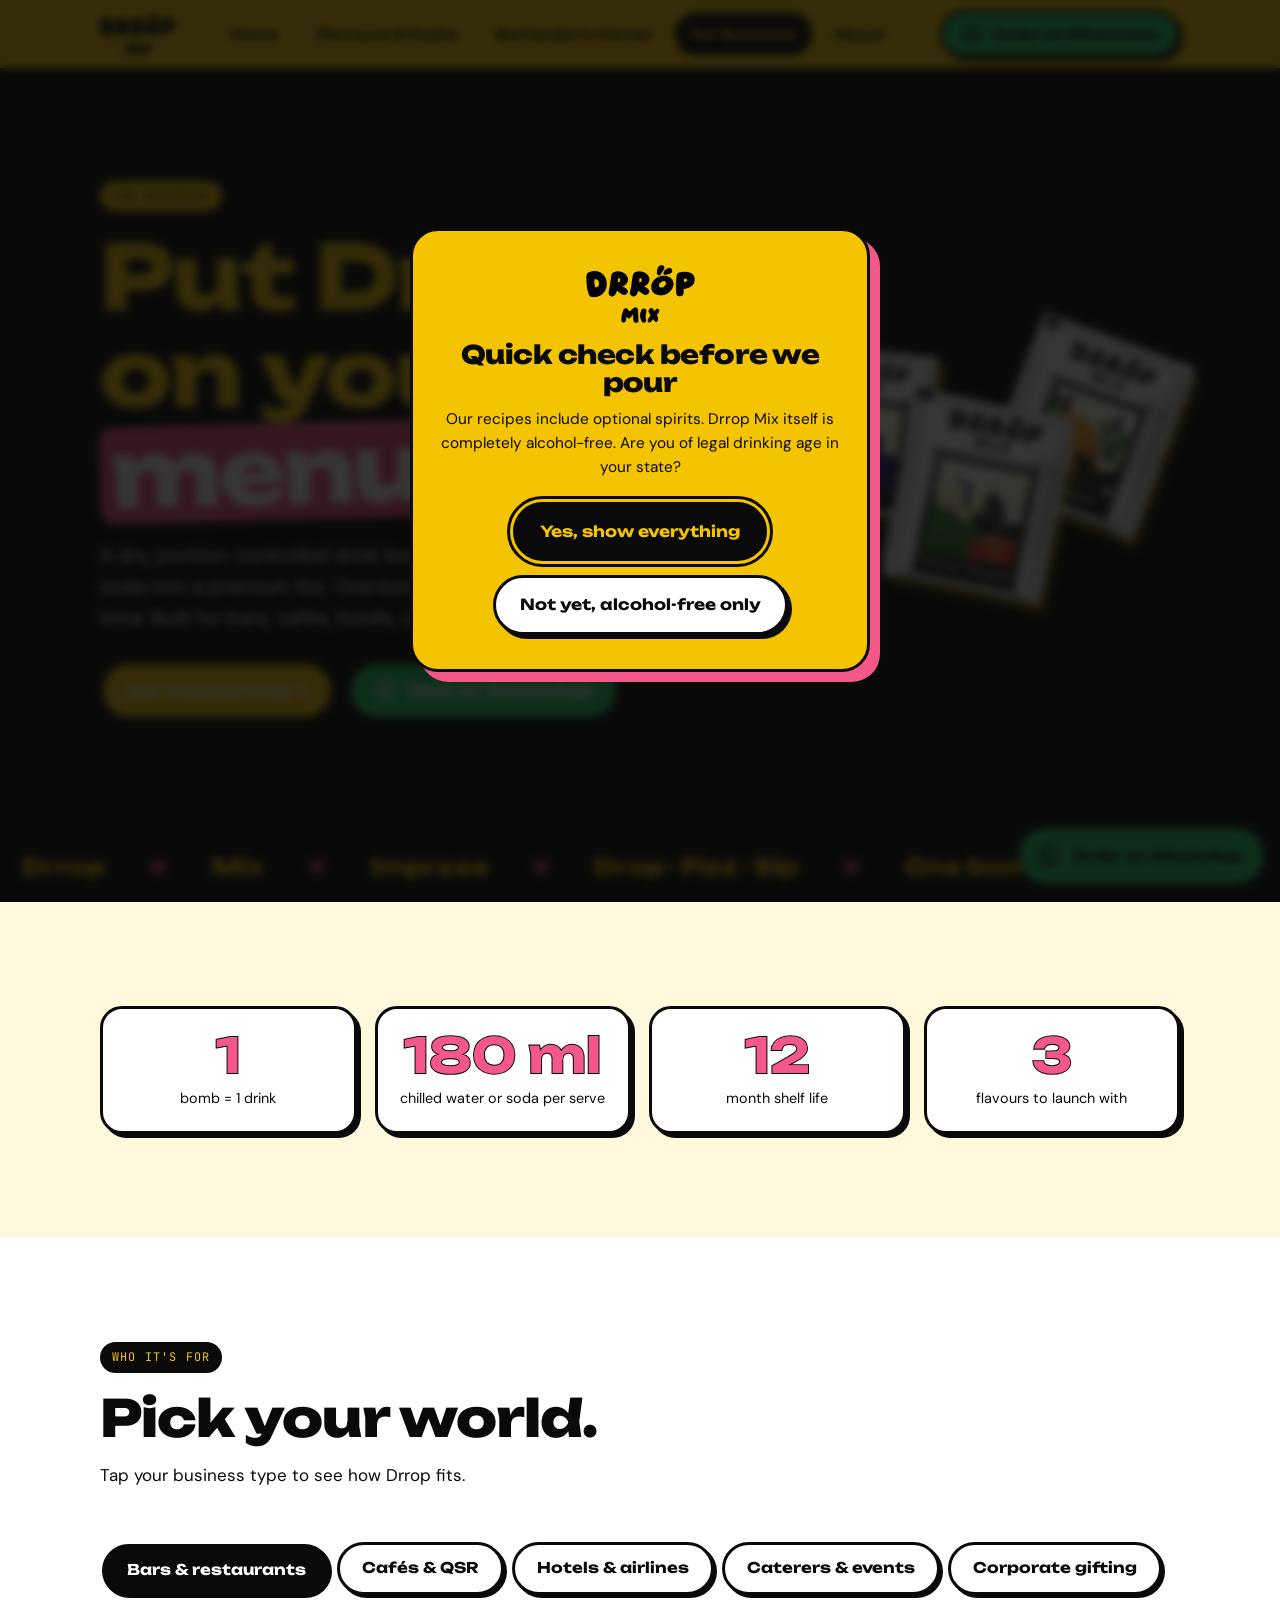
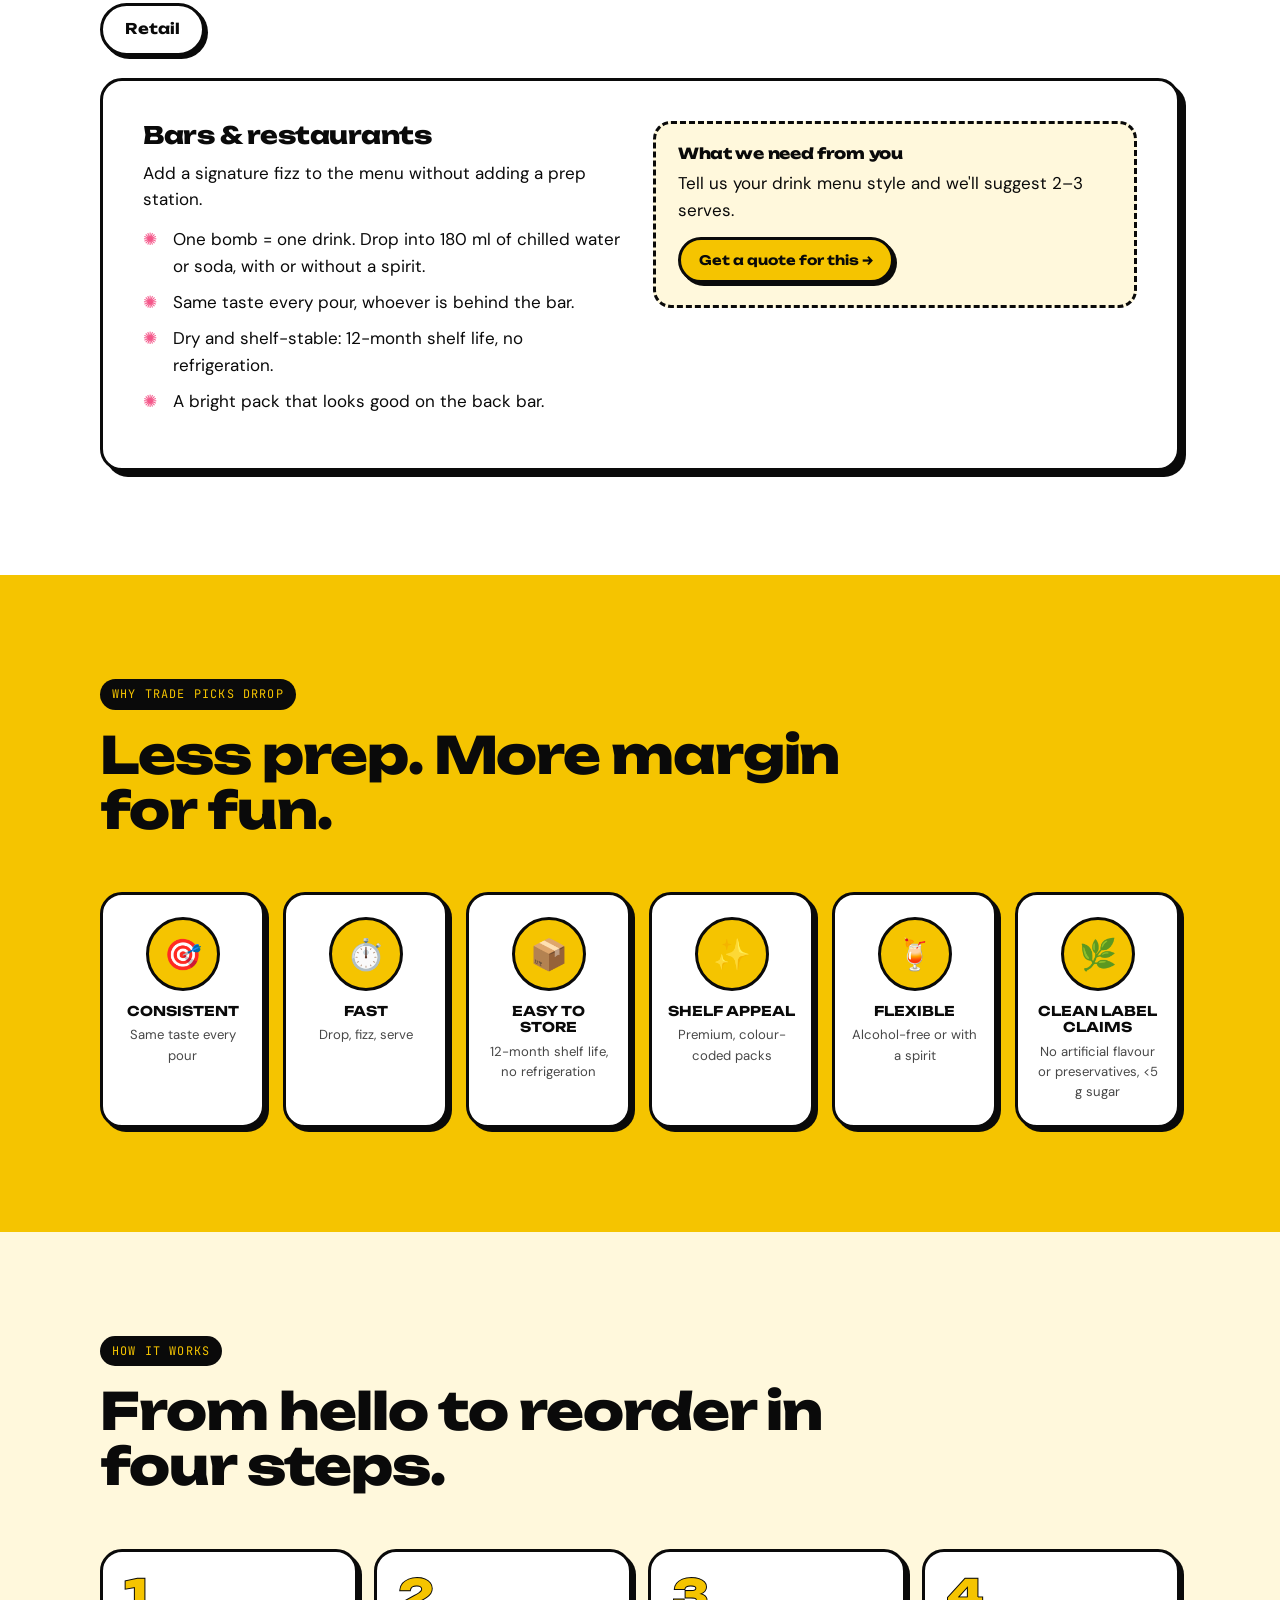
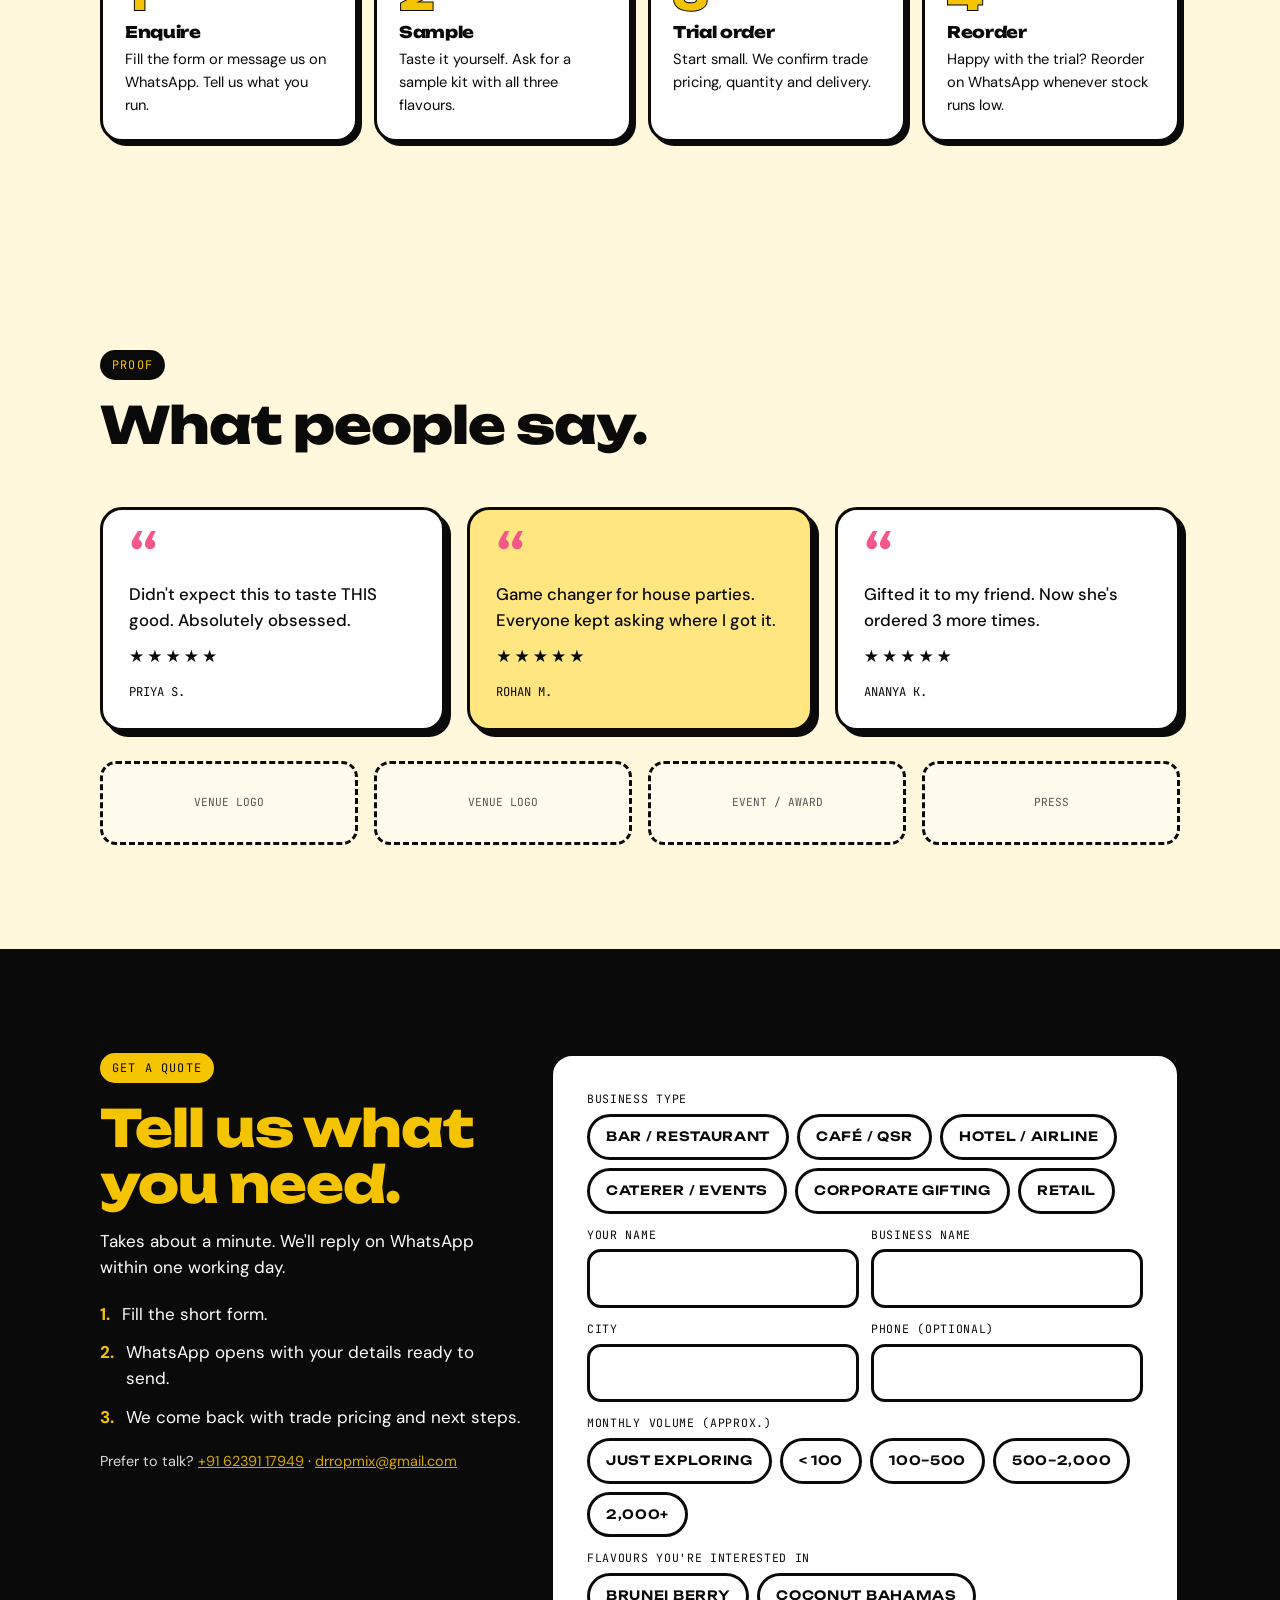
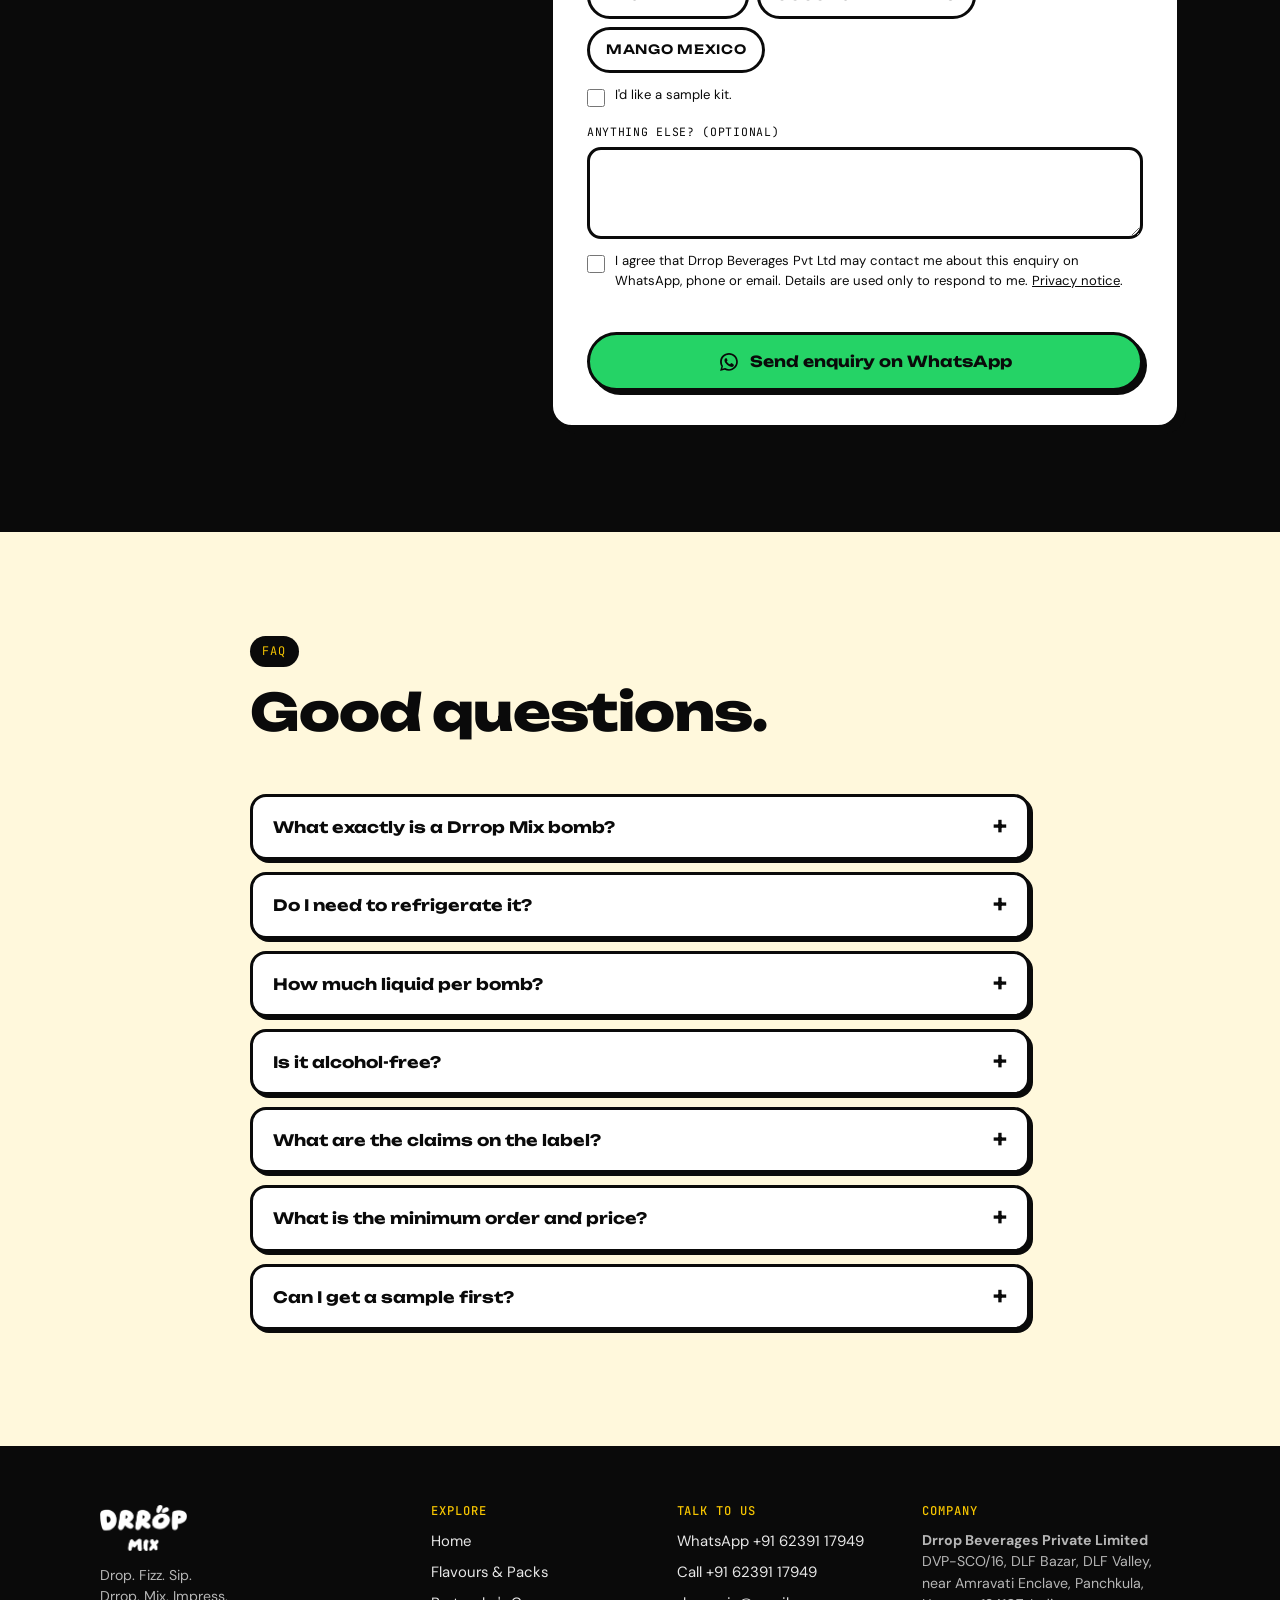
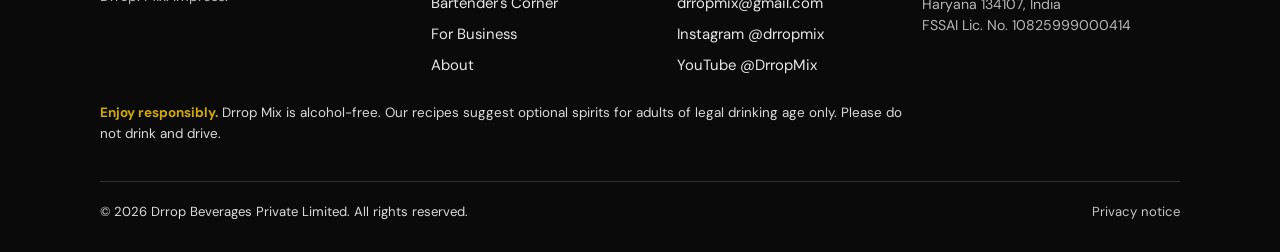
<file: business.html>
<!doctype html>
<html lang="en">
<head>
<meta charset="utf-8">
<meta name="viewport" content="width=device-width,initial-scale=1">
<title>For Business | Drrop Mix trade pricing for bars, cafés, hotels & gifting</title>
<meta name="description" content="Put Drrop Mix drink bombs on your menu or shelf. One bomb = one drink, 12-month shelf life, no refrigeration. Get trade pricing and a sample kit.">
<meta name="theme-color" content="#F5C400">
<link rel="canonical" href="https://drropmix.com/business.html">
<link rel="icon" href="img/brand/favicon.png" type="image/png">
<link rel="apple-touch-icon" href="img/brand/apple-touch-icon.png">
<meta property="og:type" content="website"><meta property="og:site_name" content="Drrop Mix">
<meta property="og:title" content="For Business | Drrop Mix trade pricing for bars, cafés, hotels & gifting"><meta property="og:description" content="Put Drrop Mix drink bombs on your menu or shelf. One bomb = one drink, 12-month shelf life, no refrigeration. Get trade pricing and a sample kit.">
<meta property="og:url" content="https://drropmix.com/business.html">
<meta property="og:image" content="https://drropmix.com/img/brand/og.jpg"><meta name="twitter:card" content="summary_large_image">
<link rel="preconnect" href="https://fonts.googleapis.com"><link rel="preconnect" href="https://fonts.gstatic.com" crossorigin>
<link href="https://fonts.googleapis.com/css2?family=DM+Sans:ital,opsz,wght@0,9..40,400;0,9..40,500;0,9..40,700&family=JetBrains+Mono:wght@400;500&family=Unbounded:wght@500;600;700;800&display=swap" rel="stylesheet">
<link rel="stylesheet" href="css/main.css">

</head>
<body>
<a class="skip" href="#main">Skip to content</a>
<header class="hdr"><div class="wrap">
  <a class="hdr__logo" href="index.html" aria-label="Drrop Mix home"><img src="img/brand/logo-black.png" alt="Drrop Mix" width="75" height="40"></a>
  <nav class="nav" id="nav" aria-label="Main"><a href="index.html">Home</a><a href="flavours.html">Flavours &amp; Packs</a><a href="bartenders-corner.html">Bartender's Corner</a><a href="business.html" aria-current="page">For Business</a><a href="about.html">About</a><a class="btn btn--wa btn--sm nav__wa" data-wa="Hi Drrop Mix! I'd like to order." data-where="nav-mobile" href="#"><svg viewBox="0 0 32 32" aria-hidden="true"><path fill="currentColor" d="M16 3C8.8 3 3 8.7 3 15.8c0 2.5.7 4.8 2 6.8L3 29l6.6-1.9c1.9 1 4 1.6 6.3 1.6 7.2 0 13-5.8 13-12.9S23.200 3 16 3zm0 23.400c-2 0-3.900-.6-5.500-1.600l-.4-.2-3.900 1.100 1.100-3.800-.3-.4A10.300 10.300 0 0 1 5.600 15.800C5.600 10.100 10.300 5.500 16 5.500s10.400 4.600 10.400 10.300S21.700 26.400 16 26.400zm5.700-7.700c-.3-.2-1.900-.9-2.200-1-.3-.1-.5-.2-.7.2-.2.300-.8 1-1 1.200-.2.200-.4.200-.7.100a8.500 8.500 0 0 1-4.200-3.700c-.3-.6.300-.5.900-1.700.1-.2 0-.4 0-.5l-1-2.300c-.2-.6-.5-.5-.7-.5h-.6c-.2 0-.6.100-.9.400-.3.300-1.200 1.100-1.200 2.800s1.200 3.300 1.400 3.500c.2.200 2.400 3.700 5.800 5.100 2.200.9 3 .9 4.100.8.700-.1 1.900-.8 2.200-1.500.3-.8.300-1.400.2-1.500-.1-.2-.3-.2-.6-.4z"/></svg> Order on WhatsApp</a></nav>
  <div class="hdr__cta"><a class="btn btn--wa btn--sm" data-wa="Hi Drrop Mix! I'd like to order." data-where="header" href="#"><svg viewBox="0 0 32 32" aria-hidden="true"><path fill="currentColor" d="M16 3C8.8 3 3 8.7 3 15.8c0 2.5.7 4.8 2 6.8L3 29l6.6-1.9c1.9 1 4 1.6 6.3 1.6 7.2 0 13-5.8 13-12.9S23.200 3 16 3zm0 23.400c-2 0-3.900-.6-5.500-1.600l-.4-.2-3.900 1.100 1.100-3.800-.3-.4A10.300 10.300 0 0 1 5.600 15.800C5.600 10.100 10.300 5.500 16 5.500s10.400 4.600 10.400 10.300S21.700 26.400 16 26.400zm5.700-7.700c-.3-.2-1.900-.9-2.200-1-.3-.1-.5-.2-.7.2-.2.300-.8 1-1 1.200-.2.200-.4.200-.7.100a8.500 8.500 0 0 1-4.200-3.700c-.3-.6.300-.5.900-1.700.1-.2 0-.4 0-.5l-1-2.300c-.2-.6-.5-.5-.7-.5h-.6c-.2 0-.6.100-.9.400-.3.300-1.200 1.100-1.200 2.800s1.200 3.300 1.400 3.500c.2.200 2.400 3.700 5.800 5.100 2.200.9 3 .9 4.100.8.700-.1 1.900-.8 2.200-1.500.3-.8.300-1.400.2-1.500-.1-.2-.3-.2-.6-.4z"/></svg> Order on WhatsApp</a>
  <button class="burger" aria-label="Menu" aria-expanded="false" aria-controls="nav"><span></span></button></div>
</div></header>
<main id="main">

<section class="bhero"><div class="wrap">
  <div><span class="eyebrow" style="background:var(--yellow);color:var(--black)">For business</span>
    <h1>Put Drrop on your <em>menu.</em></h1>
    <p class="lead">A dry, portion-controlled drink bomb that turns a glass of water or soda into a premium fizz. One bomb, one drink, the same taste every time. Built for bars, cafés, hotels, caterers, gifting and retail.</p>
    <div class="btn-row"><a class="btn btn--yellow" href="#quote">Get trade pricing →</a><a class="btn btn--wa" data-wa="Hi Drrop Mix! I'm interested in trade / bulk orders." data-where="biz-hero" href="#"><svg viewBox="0 0 32 32" aria-hidden="true"><path fill="currentColor" d="M16 3C8.8 3 3 8.7 3 15.8c0 2.5.7 4.8 2 6.8L3 29l6.6-1.9c1.9 1 4 1.6 6.3 1.6 7.2 0 13-5.8 13-12.9S23.200 3 16 3zm0 23.400c-2 0-3.900-.6-5.500-1.600l-.4-.2-3.900 1.100 1.100-3.800-.3-.4A10.300 10.300 0 0 1 5.600 15.800C5.600 10.100 10.300 5.500 16 5.500s10.400 4.600 10.400 10.300S21.700 26.400 16 26.400zm5.700-7.700c-.3-.2-1.900-.9-2.200-1-.3-.1-.5-.2-.7.2-.2.300-.8 1-1 1.200-.2.200-.4.200-.7.100a8.500 8.500 0 0 1-4.200-3.700c-.3-.6.300-.5.900-1.700.1-.2 0-.4 0-.5l-1-2.300c-.2-.6-.5-.5-.7-.5h-.6c-.2 0-.6.100-.9.400-.3.300-1.200 1.100-1.200 2.800s1.200 3.300 1.400 3.500c.2.200 2.400 3.700 5.800 5.100 2.200.9 3 .9 4.100.8.700-.1 1.900-.8 2.200-1.500.3-.8.300-1.400.2-1.500-.1-.2-.3-.2-.6-.4z"/></svg> Chat on WhatsApp</a></div></div>
  <div class="bhero__art" aria-hidden="true"><img class="p p1" src="img/pouches/brunei.webp" alt=""><img class="p p2" src="img/pouches/coconut.webp" alt=""><img class="p p3" src="img/pouches/mango.webp" alt=""></div>
</div></section>
<div class="marquee" aria-hidden="true"><div class="marquee__track"><span>Drrop</span><span>Mix</span><span>Impress</span><span>Drop · Fizz · Sip</span><span>One bomb. One drink.</span><span>Drrop</span><span>Mix</span><span>Impress</span><span>Drop · Fizz · Sip</span><span>One bomb. One drink.</span><span>Drrop</span><span>Mix</span><span>Impress</span><span>Drop · Fizz · Sip</span><span>One bomb. One drink.</span><span>Drrop</span><span>Mix</span><span>Impress</span><span>Drop · Fizz · Sip</span><span>One bomb. One drink.</span><span>Drrop</span><span>Mix</span><span>Impress</span><span>Drop · Fizz · Sip</span><span>One bomb. One drink.</span><span>Drrop</span><span>Mix</span><span>Impress</span><span>Drop · Fizz · Sip</span><span>One bomb. One drink.</span><span>Drrop</span><span>Mix</span><span>Impress</span><span>Drop · Fizz · Sip</span><span>One bomb. One drink.</span><span>Drrop</span><span>Mix</span><span>Impress</span><span>Drop · Fizz · Sip</span><span>One bomb. One drink.</span></div></div>
<section class="section"><div class="wrap">
  <div class="counts rv">
    <div class="count"><b data-count="1">0</b><span>bomb = 1 drink</span></div>
    <div class="count"><b data-count="180" data-suffix=" ml">0</b><span>chilled water or soda per serve</span></div>
    <div class="count"><b data-count="12">0</b><span>month shelf life</span></div>
    <div class="count"><b data-count="3">0</b><span>flavours to launch with</span></div>
  </div>
</div></section>

<section class="section bg-white" id="segments" aria-labelledby="seg-h"><div class="wrap">
  <div class="sec-head rv"><span class="eyebrow">Who it's for</span><h2 id="seg-h">Pick your world.</h2><p>Tap your business type to see how Drrop fits.</p></div>
  <div class="seg-tabs" role="tablist" aria-label="Business type">
    <button class="tab" role="tab" data-seg="bars" aria-selected="true">Bars &amp; restaurants</button><button class="tab" role="tab" data-seg="cafes" aria-selected="false">Cafés &amp; QSR</button><button class="tab" role="tab" data-seg="hotels" aria-selected="false">Hotels &amp; airlines</button><button class="tab" role="tab" data-seg="events" aria-selected="false">Caterers &amp; events</button><button class="tab" role="tab" data-seg="gifting" aria-selected="false">Corporate gifting</button><button class="tab" role="tab" data-seg="retail" aria-selected="false">Retail</button>
  </div>
  <div class="seg" id="seg-box" aria-live="polite"></div>
</div></section>

<section class="section bg-yellow" aria-labelledby="why-b"><div class="wrap">
  <div class="sec-head rv"><span class="eyebrow" style="background:var(--black)">Why trade picks Drrop</span><h2 id="why-b">Less prep. More margin for fun.</h2></div>
  <div class="strip rv">
    <div class="tile"><div class="ic">🎯</div><b>Consistent</b><small>Same taste every pour</small></div>
    <div class="tile"><div class="ic">⏱️</div><b>Fast</b><small>Drop, fizz, serve</small></div>
    <div class="tile"><div class="ic">📦</div><b>Easy to store</b><small>12-month shelf life, no refrigeration</small></div>
    <div class="tile"><div class="ic">✨</div><b>Shelf appeal</b><small>Premium, colour-coded packs</small></div>
    <div class="tile"><div class="ic">🍹</div><b>Flexible</b><small>Alcohol-free or with a spirit</small></div>
    <div class="tile"><div class="ic">🌿</div><b>Clean label claims</b><small>No artificial flavour or preservatives, &lt;5 g sugar</small></div>
  </div>
</div></section>

<section class="section" aria-labelledby="proc-h"><div class="wrap">
  <div class="sec-head rv"><span class="eyebrow">How it works</span><h2 id="proc-h">From hello to reorder in four steps.</h2></div>
  <div class="proc rv">
    <div><h3>Enquire</h3><p>Fill the form or message us on WhatsApp. Tell us what you run.</p></div>
    <div><h3>Sample</h3><p>Taste it yourself. Ask for a sample kit with all three flavours.</p></div>
    <div><h3>Trial order</h3><p>Start small. We confirm trade pricing, quantity and delivery.</p></div>
    <div><h3>Reorder</h3><p>Happy with the trial? Reorder on WhatsApp whenever stock runs low.</p></div>
  </div>
</div></section>

<section class="section bg-tint" aria-labelledby="pr-h"><div class="wrap">
  <div class="sec-head rv"><span class="eyebrow">Proof</span><h2 id="pr-h">What people say.</h2></div>
  <div class="quotes">
  <figure class="quote rv"><p>Didn't expect this to taste THIS good. Absolutely obsessed.</p><div class="stars" aria-label="5 out of 5">★★★★★</div><cite>Priya S.</cite></figure>
  <figure class="quote rv"><p>Game changer for house parties. Everyone kept asking where I got it.</p><div class="stars" aria-label="5 out of 5">★★★★★</div><cite>Rohan M.</cite></figure>
  <figure class="quote rv"><p>Gifted it to my friend. Now she's ordered 3 more times.</p><div class="stars" aria-label="5 out of 5">★★★★★</div><cite>Ananya K.</cite></figure>
</div>
  <!-- PLACEHOLDER: add venue / event logos here, then remove the "hidden" attribute below. -->
  <div class="proof" hidden><div class="logo-slot">Venue logo</div><div class="logo-slot">Venue logo</div><div class="logo-slot">Event / award</div><div class="logo-slot">Press</div></div>
</div></section>

<section class="section bg-black" id="quote" aria-labelledby="qb-h"><div class="wrap">
  <div class="qb">
    <div class="qb__side"><span class="eyebrow">Get a quote</span><h2 id="qb-h">Tell us what you need.</h2>
      <p>Takes about a minute. We'll reply on WhatsApp <span id="reply-time">within one working day</span>.</p>
      <ul><li><b>1.</b> Fill the short form.</li><li><b>2.</b> WhatsApp opens with your details ready to send.</li><li><b>3.</b> We come back with trade pricing and next steps.</li></ul>
      <p style="font-size:.9rem;opacity:.85">Prefer to talk? <a href="tel:+916239117949" style="color:var(--yellow)">+91 62391 17949</a> · <a href="mailto:drropmix@gmail.com" style="color:var(--yellow)">drropmix@gmail.com</a></p></div>
    <form class="qb__form" id="quote-form" novalidate>
      <div class="field"><label>Business type</label><div class="optgrid" role="radiogroup" aria-label="Business type">
        <label class="opt"><input type="radio" name="btype" value="bars"><span>Bar / restaurant</span></label><label class="opt"><input type="radio" name="btype" value="cafes"><span>Café / QSR</span></label><label class="opt"><input type="radio" name="btype" value="hotels"><span>Hotel / airline</span></label><label class="opt"><input type="radio" name="btype" value="events"><span>Caterer / events</span></label><label class="opt"><input type="radio" name="btype" value="gifting"><span>Corporate gifting</span></label><label class="opt"><input type="radio" name="btype" value="retail"><span>Retail</span></label></div></div>
      <div class="two"><div class="field"><label for="q-name">Your name</label><input id="q-name" name="name" autocomplete="name" required></div><div class="field"><label for="q-biz">Business name</label><input id="q-biz" name="biz" autocomplete="organization" required></div></div>
      <div class="two"><div class="field"><label for="q-city">City</label><input id="q-city" name="city" autocomplete="address-level2" required></div><div class="field"><label for="q-phone">Phone (optional)</label><input id="q-phone" name="phone" type="tel" autocomplete="tel"></div></div>
      <div class="field"><label>Monthly volume (approx.)</label><div class="optgrid"><label class="opt"><input type="radio" name="vol" value="Just exploring"><span>Just exploring</span></label><label class="opt"><input type="radio" name="vol" value="Under 100 bombs"><span>&lt; 100</span></label><label class="opt"><input type="radio" name="vol" value="100–500 bombs"><span>100–500</span></label><label class="opt"><input type="radio" name="vol" value="500–2,000 bombs"><span>500–2,000</span></label><label class="opt"><input type="radio" name="vol" value="2,000+ bombs"><span>2,000+</span></label></div></div>
      <div class="field"><label>Flavours you're interested in</label><div class="optgrid"><label class="opt"><input type="checkbox" name="flav" value="Brunei Berry"><span>Brunei Berry</span></label><label class="opt"><input type="checkbox" name="flav" value="Coconut Bahamas"><span>Coconut Bahamas</span></label><label class="opt"><input type="checkbox" name="flav" value="Mango Mexico"><span>Mango Mexico</span></label></div></div>
      <label class="consent"><input type="checkbox" name="sample"> <span>I'd like a sample kit.</span></label>
      <div class="field"><label for="q-notes">Anything else? (optional)</label><textarea id="q-notes" name="notes"></textarea></div>
      <label class="consent"><input type="checkbox" name="consent"> <span>I agree that Drrop Beverages Pvt Ltd may contact me about this enquiry on WhatsApp, phone or email. Details are used only to respond to me. <a href="privacy.html">Privacy notice</a>.</span></label>
      <div class="err" id="q-err" role="alert"></div>
      <button class="btn btn--wa" type="submit" style="width:100%"><svg viewBox="0 0 32 32" aria-hidden="true"><path fill="currentColor" d="M16 3C8.8 3 3 8.7 3 15.8c0 2.5.7 4.8 2 6.8L3 29l6.6-1.9c1.9 1 4 1.6 6.3 1.6 7.2 0 13-5.8 13-12.9S23.200 3 16 3zm0 23.400c-2 0-3.900-.6-5.500-1.600l-.4-.2-3.900 1.100 1.100-3.800-.3-.4A10.300 10.300 0 0 1 5.600 15.800C5.600 10.100 10.300 5.500 16 5.500s10.400 4.600 10.400 10.300S21.700 26.400 16 26.400zm5.700-7.700c-.3-.2-1.900-.9-2.200-1-.3-.1-.5-.2-.7.2-.2.300-.8 1-1 1.200-.2.200-.4.200-.7.100a8.500 8.500 0 0 1-4.200-3.700c-.3-.6.300-.5.900-1.700.1-.2 0-.4 0-.5l-1-2.300c-.2-.6-.5-.5-.7-.5h-.6c-.2 0-.6.100-.9.400-.3.300-1.200 1.100-1.200 2.800s1.200 3.300 1.400 3.500c.2.200 2.400 3.700 5.800 5.100 2.200.9 3 .9 4.100.8.700-.1 1.900-.8 2.200-1.500.3-.8.300-1.400.2-1.500-.1-.2-.3-.2-.6-.4z"/></svg> Send enquiry on WhatsApp</button>
      <div id="q-done" hidden style="margin-top:16px;background:var(--yellow-soft);border:var(--bw) solid var(--black);border-radius:16px;padding:16px"><b>WhatsApp should have opened.</b> If it didn't, <a id="q-wa" href="#" target="_blank" rel="noopener">tap here</a> or <a id="q-mail" href="#">send it by email</a>.</div>
    </form>
  </div>
</div></section>

<section class="section" aria-labelledby="faq-h"><div class="wrap" style="max-width:860px">
  <div class="sec-head rv"><span class="eyebrow">FAQ</span><h2 id="faq-h">Good questions.</h2></div>
  <div class="faq rv">
    <details><summary>What exactly is a Drrop Mix bomb?</summary><p>A solid, effervescent drink bomb that dissolves in water or soda into a flavoured, fizzy drink. It comes in an individual pouch, three to a box.</p></details>
    <details><summary>Do I need to refrigerate it?</summary><p>No. Drrop Mix does not need refrigeration. Store it in a cool, dry place. It has a 12-month shelf life.</p></details>
    <details><summary>How much liquid per bomb?</summary><p>One bomb makes one drink in about 180 ml of chilled still or sparkling water. Venues can add their own spirit, mixer or garnish.</p></details>
    <details><summary>Is it alcohol-free?</summary><p>Yes. The bomb itself is completely alcohol-free. Any spirit is an optional extra that a venue or adult guest adds, subject to your licence and local laws.</p></details>
    <details><summary>What are the claims on the label?</summary><p>Drrop Mix carries "No artificial flavours or preservatives", "Crafted by mixologists" and "&lt;5 g sugar" on its pack. The full ingredients and nutrition information are printed on every box.</p></details>
    <details><summary>What is the minimum order and price?</summary><p>Trade pricing depends on quantity and delivery location. Tell us what you need in the form above and we'll come back with a quote.</p></details>
    <details><summary>Can I get a sample first?</summary><p>Yes. Tick "sample kit" in the form or ask us on WhatsApp.</p></details>
  </div>
</div></section>

</main>
<div class="gate" id="gate" role="dialog" aria-modal="true" aria-labelledby="gate-t">
  <div class="gate__box"><img src="img/brand/logo-black.png" alt="Drrop Mix" width="109" height="58">
    <h2 id="gate-t">Quick check before we pour</h2>
    <p>Our recipes include optional spirits. Drrop Mix itself is completely alcohol-free. Are you of legal drinking age in your state?</p>
    <div class="btn-row"><button class="btn btn--black" id="gate-yes" type="button">Yes, show everything</button><button class="btn" id="gate-no" type="button">Not yet, alcohol-free only</button></div>
  </div></div>
<footer class="ftr"><div class="wrap">
  <div class="ftr__grid">
    <div><img src="img/brand/logo-white.png" alt="Drrop Mix" width="87" height="46"><small>Drop. Fizz. Sip.<br>Drrop. Mix. Impress.</small></div>
    <div><h4>Explore</h4><ul><li><a href="index.html">Home</a></li><li><a href="flavours.html">Flavours &amp; Packs</a></li><li><a href="bartenders-corner.html">Bartender's Corner</a></li><li><a href="business.html">For Business</a></li><li><a href="about.html">About</a></li></ul></div>
    <div><h4>Talk to us</h4><ul>
      <li><a data-wa="Hi Drrop Mix!" data-where="footer" href="#">WhatsApp +91 62391 17949</a></li>
      <li><a href="tel:+916239117949">Call +91 62391 17949</a></li>
      <li><a href="mailto:drropmix@gmail.com">drropmix@gmail.com</a></li>
      <li><a href="https://instagram.com/drropmix" target="_blank" rel="noopener">Instagram @drropmix</a></li>
      <li><a href="https://www.youtube.com/@DrropMix" target="_blank" rel="noopener">YouTube @DrropMix</a></li></ul></div>
    <div><h4>Company</h4><small><b>Drrop Beverages Private Limited</b><br>DVP-SCO/16, DLF Bazar, DLF Valley,<br>near Amravati Enclave, Panchkula,<br>Haryana 134107, India<br>FSSAI Lic. No. 10825999000414</small></div>
  </div>
  <p class="ftr__resp"><b style="color:var(--yellow)">Enjoy responsibly.</b> Drrop Mix is alcohol-free. Our recipes suggest optional spirits for adults of legal drinking age only. Please do not drink and drive.</p>
  <div class="ftr__base"><span>© <span data-year>2026</span> Drrop Beverages Private Limited. All rights reserved.</span><span><a href="privacy.html">Privacy notice</a></span></div>
</div></footer>
<a class="fab" data-wa="Hi Drrop Mix! I'd like to order." data-where="fab" href="#" aria-label="Order on WhatsApp"><svg viewBox="0 0 32 32" aria-hidden="true"><path fill="currentColor" d="M16 3C8.8 3 3 8.7 3 15.8c0 2.5.7 4.8 2 6.8L3 29l6.6-1.9c1.9 1 4 1.6 6.3 1.6 7.2 0 13-5.8 13-12.9S23.200 3 16 3zm0 23.400c-2 0-3.900-.6-5.500-1.600l-.4-.2-3.900 1.100 1.100-3.800-.3-.4A10.300 10.300 0 0 1 5.600 15.800C5.600 10.100 10.300 5.500 16 5.500s10.400 4.600 10.400 10.300S21.700 26.400 16 26.400zm5.700-7.700c-.3-.2-1.900-.9-2.200-1-.3-.1-.5-.2-.7.2-.2.300-.8 1-1 1.200-.2.200-.4.200-.7.100a8.500 8.500 0 0 1-4.200-3.700c-.3-.6.300-.5.900-1.700.1-.2 0-.4 0-.5l-1-2.300c-.2-.6-.5-.5-.7-.5h-.6c-.2 0-.6.100-.9.400-.3.300-1.200 1.100-1.200 2.800s1.200 3.300 1.400 3.500c.2.200 2.400 3.700 5.800 5.100 2.200.9 3 .9 4.100.8.700-.1 1.900-.8 2.200-1.500.3-.8.300-1.400.2-1.500-.1-.2-.3-.2-.6-.4z"/></svg><span>Order on WhatsApp</span></a>
<script src="js/main.js" defer></script>
</body>
</html>
</file>
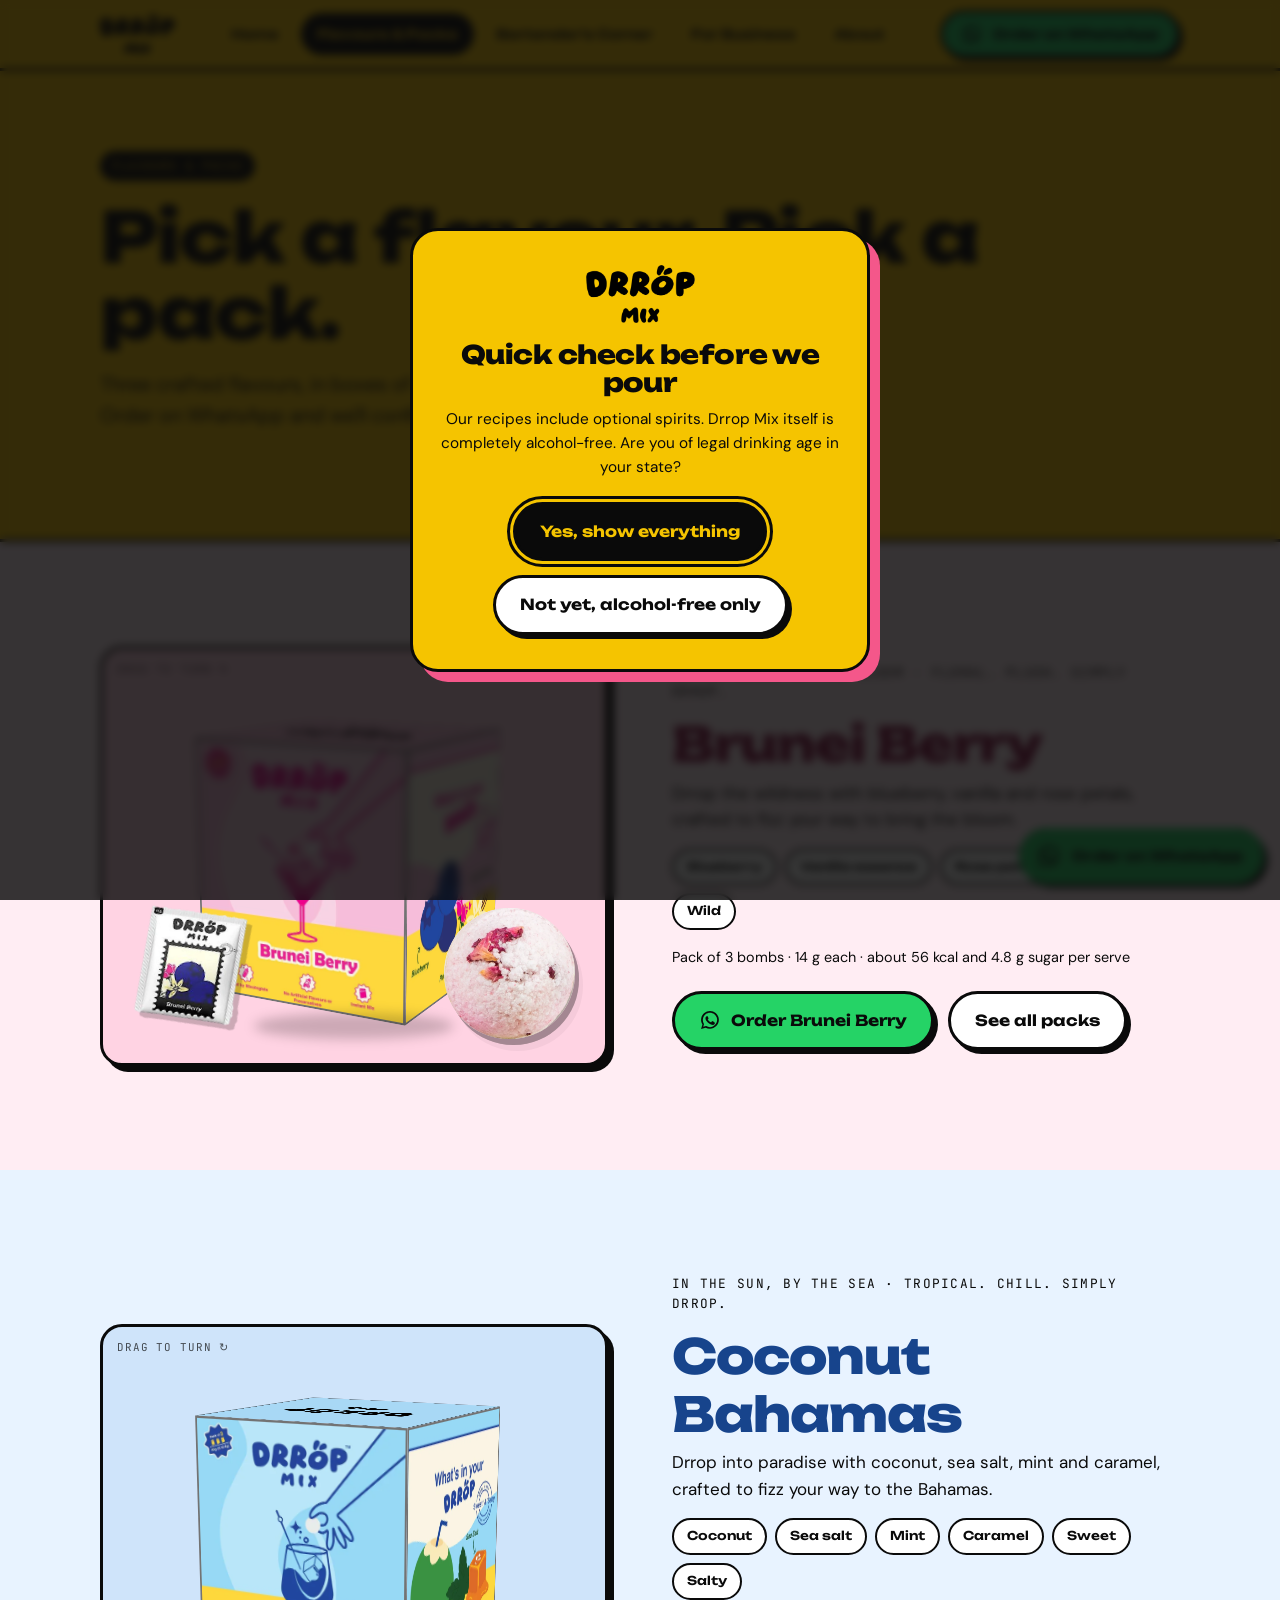
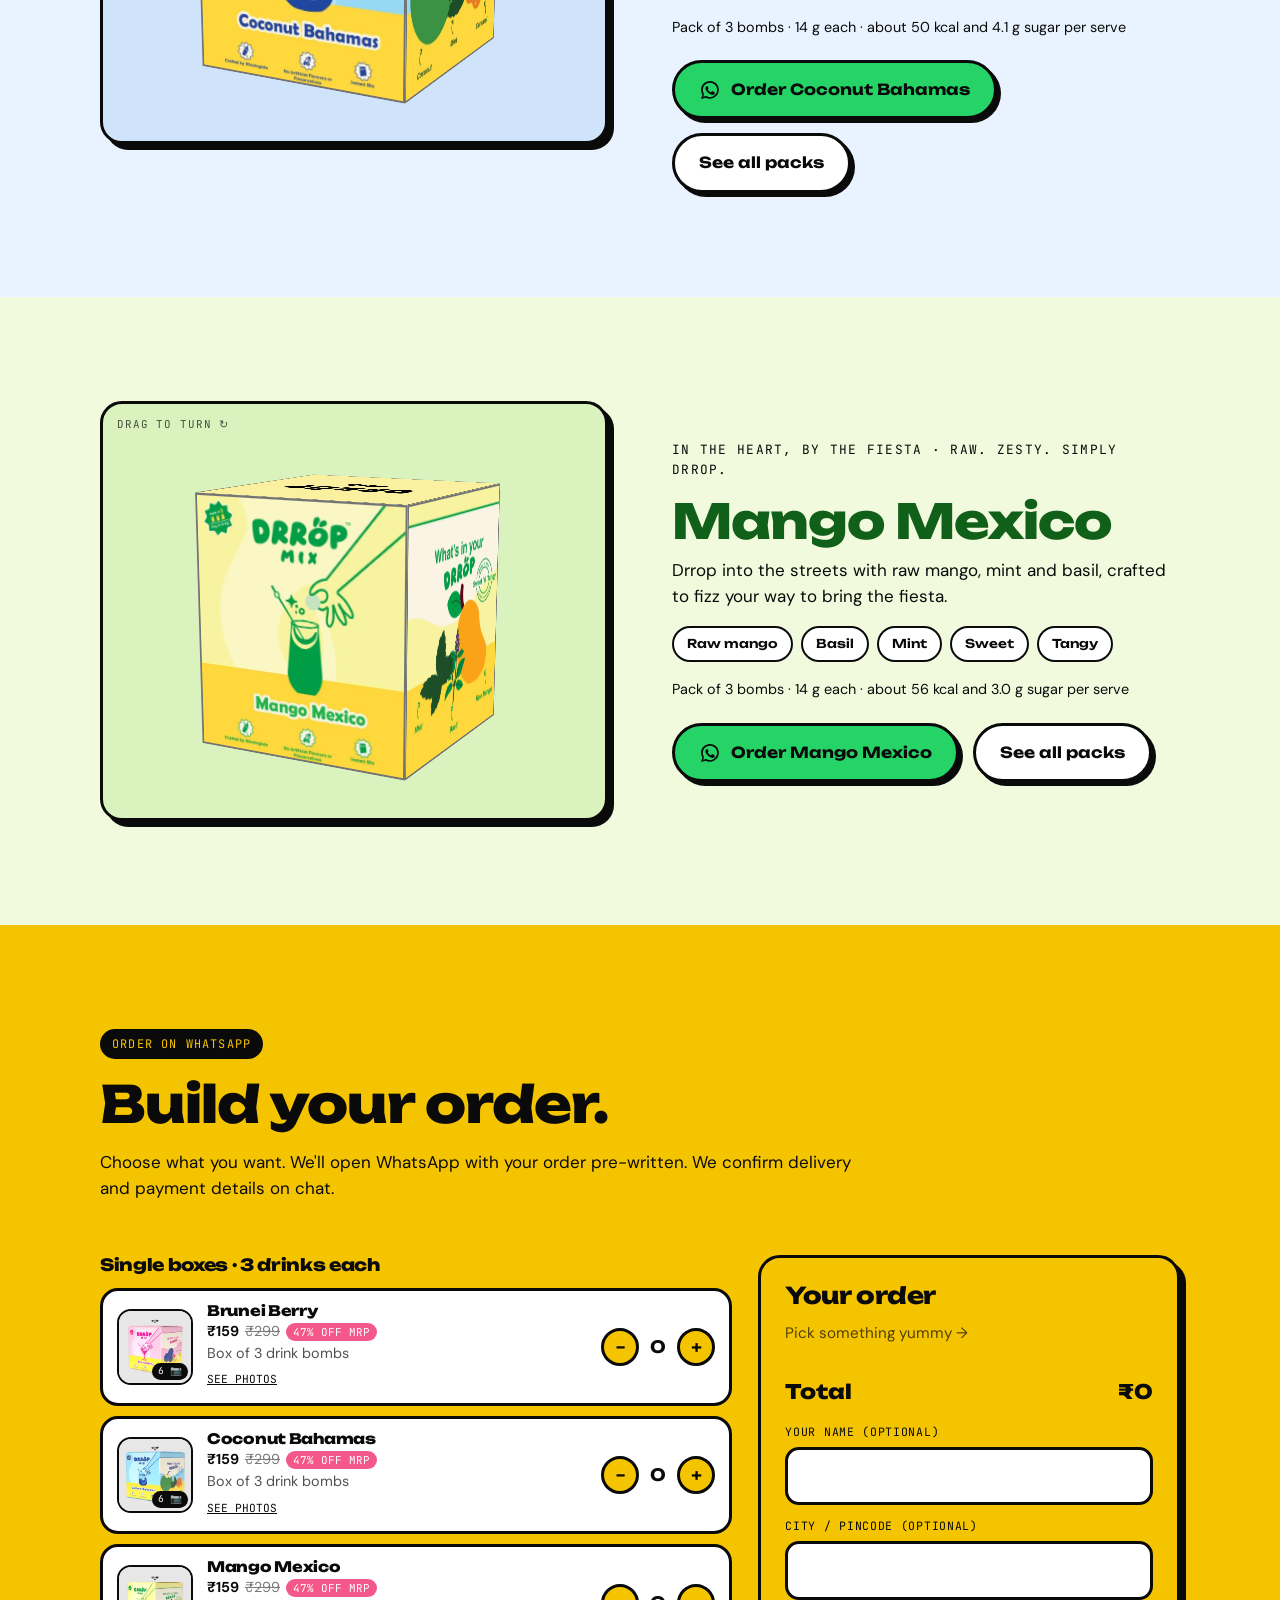
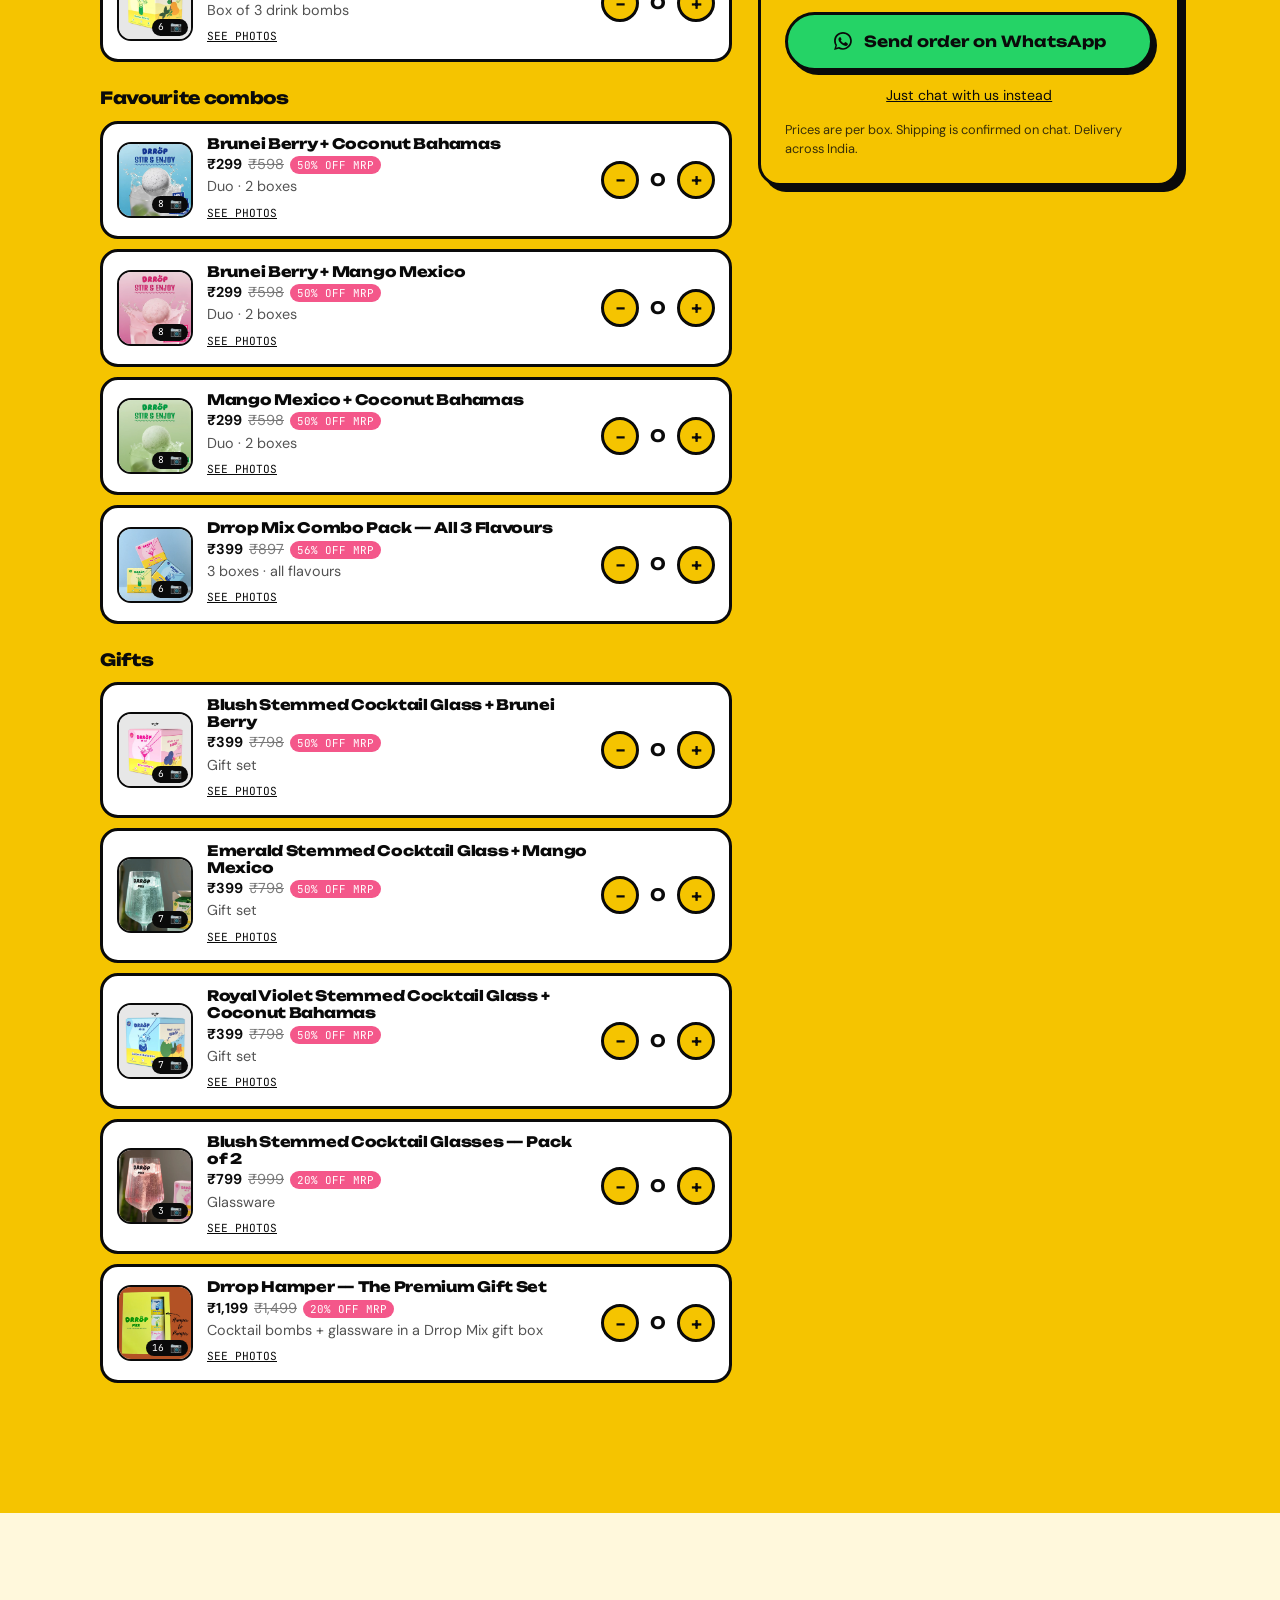
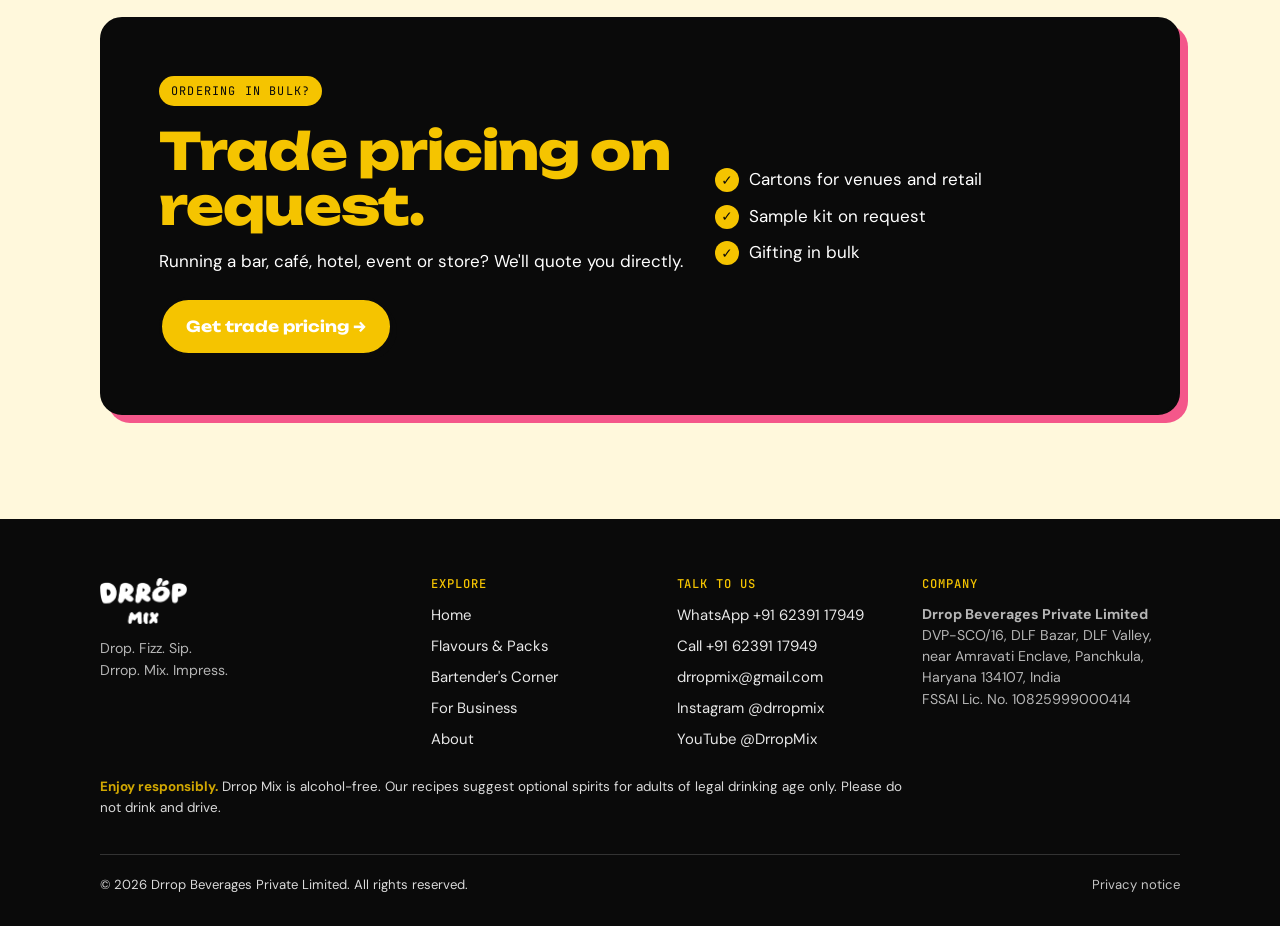
<file: flavours.html>
<!doctype html>
<html lang="en">
<head>
<meta charset="utf-8">
<meta name="viewport" content="width=device-width,initial-scale=1">
<title>Flavours & Packs | Drrop Mix: Brunei Berry, Coconut Bahamas, Mango Mexico</title>
<meta name="description" content="Three flavours of Drrop Mix drink bombs, in boxes of three. See prices for singles, duos, combos, glass gift sets and the Drrop hamper. Order on WhatsApp.">
<meta name="theme-color" content="#F5C400">
<link rel="canonical" href="https://drropmix.com/flavours.html">
<link rel="icon" href="img/brand/favicon.png" type="image/png">
<link rel="apple-touch-icon" href="img/brand/apple-touch-icon.png">
<meta property="og:type" content="website"><meta property="og:site_name" content="Drrop Mix">
<meta property="og:title" content="Flavours & Packs | Drrop Mix: Brunei Berry, Coconut Bahamas, Mango Mexico"><meta property="og:description" content="Three flavours of Drrop Mix drink bombs, in boxes of three. See prices for singles, duos, combos, glass gift sets and the Drrop hamper. Order on WhatsApp.">
<meta property="og:url" content="https://drropmix.com/flavours.html">
<meta property="og:image" content="https://drropmix.com/img/brand/og.jpg"><meta name="twitter:card" content="summary_large_image">
<link rel="preconnect" href="https://fonts.googleapis.com"><link rel="preconnect" href="https://fonts.gstatic.com" crossorigin>
<link href="https://fonts.googleapis.com/css2?family=DM+Sans:ital,opsz,wght@0,9..40,400;0,9..40,500;0,9..40,700&family=JetBrains+Mono:wght@400;500&family=Unbounded:wght@500;600;700;800&display=swap" rel="stylesheet">
<link rel="stylesheet" href="css/main.css">

</head>
<body>
<a class="skip" href="#main">Skip to content</a>
<header class="hdr"><div class="wrap">
  <a class="hdr__logo" href="index.html" aria-label="Drrop Mix home"><img src="img/brand/logo-black.png" alt="Drrop Mix" width="75" height="40"></a>
  <nav class="nav" id="nav" aria-label="Main"><a href="index.html">Home</a><a href="flavours.html" aria-current="page">Flavours &amp; Packs</a><a href="bartenders-corner.html">Bartender's Corner</a><a href="business.html">For Business</a><a href="about.html">About</a><a class="btn btn--wa btn--sm nav__wa" data-wa="Hi Drrop Mix! I'd like to order." data-where="nav-mobile" href="#"><svg viewBox="0 0 32 32" aria-hidden="true"><path fill="currentColor" d="M16 3C8.8 3 3 8.7 3 15.8c0 2.5.7 4.8 2 6.8L3 29l6.6-1.9c1.9 1 4 1.6 6.3 1.6 7.2 0 13-5.8 13-12.9S23.200 3 16 3zm0 23.400c-2 0-3.900-.6-5.500-1.600l-.4-.2-3.900 1.100 1.100-3.800-.3-.4A10.300 10.300 0 0 1 5.600 15.800C5.600 10.100 10.300 5.500 16 5.500s10.400 4.600 10.400 10.300S21.700 26.400 16 26.400zm5.700-7.700c-.3-.2-1.900-.9-2.200-1-.3-.1-.5-.2-.7.2-.2.300-.8 1-1 1.200-.2.200-.4.200-.7.100a8.500 8.500 0 0 1-4.200-3.700c-.3-.6.300-.5.900-1.700.1-.2 0-.4 0-.5l-1-2.300c-.2-.6-.5-.5-.7-.5h-.6c-.2 0-.6.100-.9.400-.3.300-1.200 1.100-1.200 2.800s1.200 3.300 1.400 3.500c.2.200 2.400 3.700 5.800 5.100 2.200.9 3 .9 4.100.8.700-.1 1.900-.8 2.200-1.500.3-.8.300-1.400.2-1.500-.1-.2-.3-.2-.6-.4z"/></svg> Order on WhatsApp</a></nav>
  <div class="hdr__cta"><a class="btn btn--wa btn--sm" data-wa="Hi Drrop Mix! I'd like to order." data-where="header" href="#"><svg viewBox="0 0 32 32" aria-hidden="true"><path fill="currentColor" d="M16 3C8.8 3 3 8.7 3 15.8c0 2.5.7 4.8 2 6.8L3 29l6.6-1.9c1.9 1 4 1.6 6.3 1.6 7.2 0 13-5.8 13-12.9S23.200 3 16 3zm0 23.400c-2 0-3.900-.6-5.500-1.600l-.4-.2-3.900 1.100 1.100-3.800-.3-.4A10.300 10.300 0 0 1 5.600 15.800C5.600 10.100 10.300 5.500 16 5.500s10.400 4.600 10.400 10.300S21.700 26.400 16 26.400zm5.700-7.700c-.3-.2-1.900-.9-2.200-1-.3-.1-.5-.2-.7.2-.2.300-.8 1-1 1.200-.2.200-.4.200-.7.100a8.500 8.500 0 0 1-4.200-3.700c-.3-.6.300-.5.900-1.700.1-.2 0-.4 0-.5l-1-2.300c-.2-.6-.5-.5-.7-.5h-.6c-.2 0-.6.100-.9.400-.3.300-1.200 1.100-1.200 2.800s1.200 3.300 1.400 3.500c.2.200 2.400 3.700 5.800 5.100 2.200.9 3 .9 4.100.8.700-.1 1.900-.8 2.200-1.500.3-.8.300-1.400.2-1.500-.1-.2-.3-.2-.6-.4z"/></svg> Order on WhatsApp</a>
  <button class="burger" aria-label="Menu" aria-expanded="false" aria-controls="nav"><span></span></button></div>
</div></header>
<main id="main">

<section class="hero" style="padding:0"><div class="wrap" style="grid-template-columns:1fr;padding-block:clamp(40px,7vw,80px)"><div>
  <span class="eyebrow">Flavours &amp; packs</span><h1 style="font-size:clamp(2.2rem,7vw,4.4rem)">Pick a flavour. Pick a pack.</h1>
  <p class="lead" style="margin-top:18px">Three crafted flavours, in boxes of three. Mix and match, gift them, or take the lot. Order on WhatsApp and we'll confirm everything on chat.</p></div></div></section>

<section class="section" style="background:#FFEDF3" aria-labelledby="f-brunei">
  <div class="wrap fl-grid" data-flavour-block="brunei">
    <div class="fl-visual" style="background:var(--pink-soft,#fff)"><span class="hint">Drag to turn ↻</span>
      <div class="cube-wrap" data-cube="brunei"></div><div class="cube-shadow"></div>
      <img class="pouchimg" src="img/pouches/brunei.webp" alt="Brunei Berry pouch" loading="lazy" width="130" height="130"><img class="bombimg" src="img/bombs/brunei.webp" alt="Brunei Berry drink bomb" loading="lazy" width="130" height="130"></div>
    <div class="fl-copy"><div class="tagline">In the wild, by the bloom · Floral. Plush. Simply Drrop.</div><h3 id="f-brunei" style="color:var(--pink-ink)">Brunei Berry</h3>
      <p>Drrop the wildness with blueberry, vanilla and rose petals, crafted to fizz your way to bring the bloom.</p><div class="chips"><span class="chip">Blueberry</span><span class="chip">Vanilla essence</span><span class="chip">Rose petals</span><span class="chip">Fruity</span><span class="chip">Wild</span></div>
      <p style="font-size:.9rem">Pack of 3 bombs · 14 g each · about 56 kcal and 4.8 g sugar per serve</p>
      <div class="btn-row"><a class="btn btn--wa" data-wa="Hi Drrop Mix! I'd like to order Brunei Berry." data-where="flavours-brunei" href="#"><svg viewBox="0 0 32 32" aria-hidden="true"><path fill="currentColor" d="M16 3C8.8 3 3 8.7 3 15.8c0 2.5.7 4.8 2 6.8L3 29l6.6-1.9c1.9 1 4 1.6 6.3 1.6 7.2 0 13-5.8 13-12.9S23.200 3 16 3zm0 23.400c-2 0-3.900-.6-5.500-1.600l-.4-.2-3.900 1.100 1.100-3.800-.3-.4A10.300 10.300 0 0 1 5.600 15.800C5.600 10.100 10.300 5.500 16 5.500s10.400 4.600 10.400 10.300S21.700 26.400 16 26.400zm5.700-7.700c-.3-.2-1.900-.9-2.200-1-.3-.1-.5-.2-.7.2-.2.300-.8 1-1 1.200-.2.200-.4.200-.7.100a8.500 8.500 0 0 1-4.200-3.700c-.3-.6.300-.5.900-1.700.1-.2 0-.4 0-.5l-1-2.300c-.2-.6-.5-.5-.7-.5h-.6c-.2 0-.6.100-.9.400-.3.300-1.200 1.100-1.200 2.800s1.200 3.300 1.400 3.500c.2.200 2.400 3.700 5.800 5.100 2.200.9 3 .9 4.100.8.700-.1 1.900-.8 2.200-1.500.3-.8.300-1.400.2-1.500-.1-.2-.3-.2-.6-.4z"/></svg> Order Brunei Berry</a><a class="btn" href="#order">See all packs</a></div></div>
  </div>
</section>
<section class="section" style="background:#E8F3FF" aria-labelledby="f-coconut">
  <div class="wrap fl-grid" data-flavour-block="coconut">
    <div class="fl-visual" style="background:var(--blue-soft,#fff)"><span class="hint">Drag to turn ↻</span>
      <div class="cube-wrap" data-cube="coconut"></div><div class="cube-shadow"></div>
      <img class="pouchimg" src="img/pouches/coconut.webp" alt="Coconut Bahamas pouch" loading="lazy" width="130" height="130"><img class="bombimg" src="img/bombs/coconut.webp" alt="Coconut Bahamas drink bomb" loading="lazy" width="130" height="130"></div>
    <div class="fl-copy"><div class="tagline">In the sun, by the sea · Tropical. Chill. Simply Drrop.</div><h3 id="f-coconut" style="color:var(--blue-ink)">Coconut Bahamas</h3>
      <p>Drrop into paradise with coconut, sea salt, mint and caramel, crafted to fizz your way to the Bahamas.</p><div class="chips"><span class="chip">Coconut</span><span class="chip">Sea salt</span><span class="chip">Mint</span><span class="chip">Caramel</span><span class="chip">Sweet</span><span class="chip">Salty</span></div>
      <p style="font-size:.9rem">Pack of 3 bombs · 14 g each · about 50 kcal and 4.1 g sugar per serve</p>
      <div class="btn-row"><a class="btn btn--wa" data-wa="Hi Drrop Mix! I'd like to order Coconut Bahamas." data-where="flavours-coconut" href="#"><svg viewBox="0 0 32 32" aria-hidden="true"><path fill="currentColor" d="M16 3C8.8 3 3 8.7 3 15.8c0 2.5.7 4.8 2 6.8L3 29l6.6-1.9c1.9 1 4 1.6 6.3 1.6 7.2 0 13-5.8 13-12.9S23.200 3 16 3zm0 23.400c-2 0-3.900-.6-5.500-1.600l-.4-.2-3.900 1.100 1.100-3.800-.3-.4A10.300 10.300 0 0 1 5.600 15.800C5.600 10.100 10.300 5.500 16 5.500s10.400 4.600 10.400 10.300S21.700 26.400 16 26.400zm5.700-7.700c-.3-.2-1.900-.9-2.200-1-.3-.1-.5-.2-.7.2-.2.300-.8 1-1 1.200-.2.200-.4.200-.7.100a8.500 8.500 0 0 1-4.200-3.700c-.3-.6.300-.5.900-1.700.1-.2 0-.4 0-.5l-1-2.300c-.2-.6-.5-.5-.7-.5h-.6c-.2 0-.6.100-.9.400-.3.300-1.200 1.100-1.200 2.800s1.200 3.300 1.400 3.500c.2.200 2.400 3.700 5.800 5.100 2.200.9 3 .9 4.100.8.700-.1 1.900-.8 2.200-1.500.3-.8.300-1.400.2-1.500-.1-.2-.3-.2-.6-.4z"/></svg> Order Coconut Bahamas</a><a class="btn" href="#order">See all packs</a></div></div>
  </div>
</section>
<section class="section" style="background:#F1FADC" aria-labelledby="f-mango">
  <div class="wrap fl-grid" data-flavour-block="mango">
    <div class="fl-visual" style="background:var(--green-soft,#fff)"><span class="hint">Drag to turn ↻</span>
      <div class="cube-wrap" data-cube="mango"></div><div class="cube-shadow"></div>
      <img class="pouchimg" src="img/pouches/mango.webp" alt="Mango Mexico pouch" loading="lazy" width="130" height="130"><img class="bombimg" src="img/bombs/mango.webp" alt="Mango Mexico drink bomb" loading="lazy" width="130" height="130"></div>
    <div class="fl-copy"><div class="tagline">In the heart, by the fiesta · Raw. Zesty. Simply Drrop.</div><h3 id="f-mango" style="color:var(--green-ink)">Mango Mexico</h3>
      <p>Drrop into the streets with raw mango, mint and basil, crafted to fizz your way to bring the fiesta.</p><div class="chips"><span class="chip">Raw mango</span><span class="chip">Basil</span><span class="chip">Mint</span><span class="chip">Sweet</span><span class="chip">Tangy</span></div>
      <p style="font-size:.9rem">Pack of 3 bombs · 14 g each · about 56 kcal and 3.0 g sugar per serve</p>
      <div class="btn-row"><a class="btn btn--wa" data-wa="Hi Drrop Mix! I'd like to order Mango Mexico." data-where="flavours-mango" href="#"><svg viewBox="0 0 32 32" aria-hidden="true"><path fill="currentColor" d="M16 3C8.8 3 3 8.7 3 15.8c0 2.5.7 4.8 2 6.8L3 29l6.6-1.9c1.9 1 4 1.6 6.3 1.6 7.2 0 13-5.8 13-12.9S23.200 3 16 3zm0 23.400c-2 0-3.900-.6-5.500-1.600l-.4-.2-3.900 1.100 1.100-3.800-.3-.4A10.300 10.300 0 0 1 5.600 15.800C5.600 10.100 10.300 5.500 16 5.500s10.400 4.600 10.400 10.300S21.700 26.400 16 26.400zm5.700-7.700c-.3-.2-1.900-.9-2.200-1-.3-.1-.5-.2-.7.2-.2.300-.8 1-1 1.200-.2.200-.4.200-.7.100a8.500 8.500 0 0 1-4.200-3.700c-.3-.6.300-.5.900-1.700.1-.2 0-.4 0-.5l-1-2.300c-.2-.6-.5-.5-.7-.5h-.6c-.2 0-.6.100-.9.400-.3.300-1.200 1.100-1.200 2.800s1.200 3.300 1.400 3.500c.2.200 2.400 3.700 5.800 5.100 2.200.9 3 .9 4.100.8.700-.1 1.900-.8 2.200-1.500.3-.8.300-1.400.2-1.500-.1-.2-.3-.2-.6-.4z"/></svg> Order Mango Mexico</a><a class="btn" href="#order">See all packs</a></div></div>
  </div>
</section>
<section class="section bg-yellow" id="order" aria-labelledby="ord-h"><div class="wrap">
  <div class="sec-head"><span class="eyebrow" style="background:var(--black)">Order on WhatsApp</span><h2 id="ord-h">Build your order.</h2><p>Choose what you want. We'll open WhatsApp with your order pre-written. We confirm delivery and payment details on chat.</p></div>
  <div class="ob" id="order-builder" data-base="">
    <div id="ob-list"></div>
    <aside class="cart" aria-label="Your order">
      <h3>Your order</h3><ul id="cart-list" aria-live="polite"></ul>
      <div class="tot"><span>Total</span><span id="cart-total">₹0</span></div>
      <div class="field"><label for="ob-name">Your name (optional)</label><input id="ob-name" autocomplete="name"></div>
      <div class="field"><label for="ob-city">City / pincode (optional)</label><input id="ob-city" autocomplete="postal-code"></div>
      <a class="btn btn--wa" id="cart-wa" href="#" style="width:100%"><svg viewBox="0 0 32 32" aria-hidden="true"><path fill="currentColor" d="M16 3C8.8 3 3 8.7 3 15.8c0 2.5.7 4.8 2 6.8L3 29l6.6-1.9c1.9 1 4 1.6 6.3 1.6 7.2 0 13-5.8 13-12.9S23.200 3 16 3zm0 23.400c-2 0-3.900-.6-5.500-1.600l-.4-.2-3.900 1.100 1.100-3.800-.3-.4A10.300 10.300 0 0 1 5.600 15.800C5.600 10.100 10.300 5.500 16 5.500s10.400 4.600 10.400 10.300S21.700 26.400 16 26.400zm5.700-7.700c-.3-.2-1.900-.9-2.200-1-.3-.1-.5-.2-.7.2-.2.300-.8 1-1 1.200-.2.200-.4.200-.7.100a8.500 8.500 0 0 1-4.200-3.700c-.3-.6.300-.5.900-1.700.1-.2 0-.4 0-.5l-1-2.300c-.2-.6-.5-.5-.7-.5h-.6c-.2 0-.6.100-.9.400-.3.300-1.200 1.100-1.200 2.800s1.200 3.300 1.400 3.500c.2.200 2.400 3.700 5.800 5.100 2.200.9 3 .9 4.100.8.700-.1 1.900-.8 2.200-1.500.3-.8.300-1.400.2-1.500-.1-.2-.3-.2-.6-.4z"/></svg> Send order on WhatsApp</a>
      <p style="text-align:center;margin-top:10px"><a id="cart-chat" href="#" style="font-size:.88rem">Just chat with us instead</a></p>
      <p class="note" id="cart-note">Prices are per box. Shipping is confirmed on chat. Delivery across India.</p>
    </aside>
  </div>
</div></section>
<section class="section"><div class="wrap"><div class="b2b-strip rv"><div><span class="eyebrow">Ordering in bulk?</span><h2>Trade pricing on request.</h2><p style="margin:14px 0 22px">Running a bar, café, hotel, event or store? We'll quote you directly.</p><a class="btn btn--yellow" href="business.html#quote">Get trade pricing →</a></div><ul><li>Cartons for venues and retail</li><li>Sample kit on request</li><li>Gifting in bulk</li></ul></div></div></section>

</main>
<div class="gate" id="gate" role="dialog" aria-modal="true" aria-labelledby="gate-t">
  <div class="gate__box"><img src="img/brand/logo-black.png" alt="Drrop Mix" width="109" height="58">
    <h2 id="gate-t">Quick check before we pour</h2>
    <p>Our recipes include optional spirits. Drrop Mix itself is completely alcohol-free. Are you of legal drinking age in your state?</p>
    <div class="btn-row"><button class="btn btn--black" id="gate-yes" type="button">Yes, show everything</button><button class="btn" id="gate-no" type="button">Not yet, alcohol-free only</button></div>
  </div></div>
<footer class="ftr"><div class="wrap">
  <div class="ftr__grid">
    <div><img src="img/brand/logo-white.png" alt="Drrop Mix" width="87" height="46"><small>Drop. Fizz. Sip.<br>Drrop. Mix. Impress.</small></div>
    <div><h4>Explore</h4><ul><li><a href="index.html">Home</a></li><li><a href="flavours.html">Flavours &amp; Packs</a></li><li><a href="bartenders-corner.html">Bartender's Corner</a></li><li><a href="business.html">For Business</a></li><li><a href="about.html">About</a></li></ul></div>
    <div><h4>Talk to us</h4><ul>
      <li><a data-wa="Hi Drrop Mix!" data-where="footer" href="#">WhatsApp +91 62391 17949</a></li>
      <li><a href="tel:+916239117949">Call +91 62391 17949</a></li>
      <li><a href="mailto:drropmix@gmail.com">drropmix@gmail.com</a></li>
      <li><a href="https://instagram.com/drropmix" target="_blank" rel="noopener">Instagram @drropmix</a></li>
      <li><a href="https://www.youtube.com/@DrropMix" target="_blank" rel="noopener">YouTube @DrropMix</a></li></ul></div>
    <div><h4>Company</h4><small><b>Drrop Beverages Private Limited</b><br>DVP-SCO/16, DLF Bazar, DLF Valley,<br>near Amravati Enclave, Panchkula,<br>Haryana 134107, India<br>FSSAI Lic. No. 10825999000414</small></div>
  </div>
  <p class="ftr__resp"><b style="color:var(--yellow)">Enjoy responsibly.</b> Drrop Mix is alcohol-free. Our recipes suggest optional spirits for adults of legal drinking age only. Please do not drink and drive.</p>
  <div class="ftr__base"><span>© <span data-year>2026</span> Drrop Beverages Private Limited. All rights reserved.</span><span><a href="privacy.html">Privacy notice</a></span></div>
</div></footer>
<a class="fab" data-wa="Hi Drrop Mix! I'd like to order." data-where="fab" href="#" aria-label="Order on WhatsApp"><svg viewBox="0 0 32 32" aria-hidden="true"><path fill="currentColor" d="M16 3C8.8 3 3 8.7 3 15.8c0 2.5.7 4.8 2 6.8L3 29l6.6-1.9c1.9 1 4 1.6 6.3 1.6 7.2 0 13-5.8 13-12.9S23.200 3 16 3zm0 23.400c-2 0-3.900-.6-5.500-1.600l-.4-.2-3.900 1.100 1.100-3.800-.3-.4A10.300 10.300 0 0 1 5.600 15.800C5.600 10.100 10.300 5.500 16 5.500s10.400 4.600 10.400 10.300S21.700 26.400 16 26.400zm5.700-7.700c-.3-.2-1.900-.9-2.200-1-.3-.1-.5-.2-.7.2-.2.300-.8 1-1 1.200-.2.200-.4.200-.7.100a8.500 8.500 0 0 1-4.200-3.700c-.3-.6.300-.5.900-1.700.1-.2 0-.4 0-.5l-1-2.300c-.2-.6-.5-.5-.7-.5h-.6c-.2 0-.6.100-.9.400-.3.300-1.200 1.100-1.200 2.800s1.200 3.300 1.400 3.500c.2.200 2.400 3.700 5.800 5.100 2.200.9 3 .9 4.100.8.700-.1 1.900-.8 2.200-1.500.3-.8.300-1.400.2-1.500-.1-.2-.3-.2-.6-.4z"/></svg><span>Order on WhatsApp</span></a>
<script src="js/main.js" defer></script>
</body>
</html>
</file>
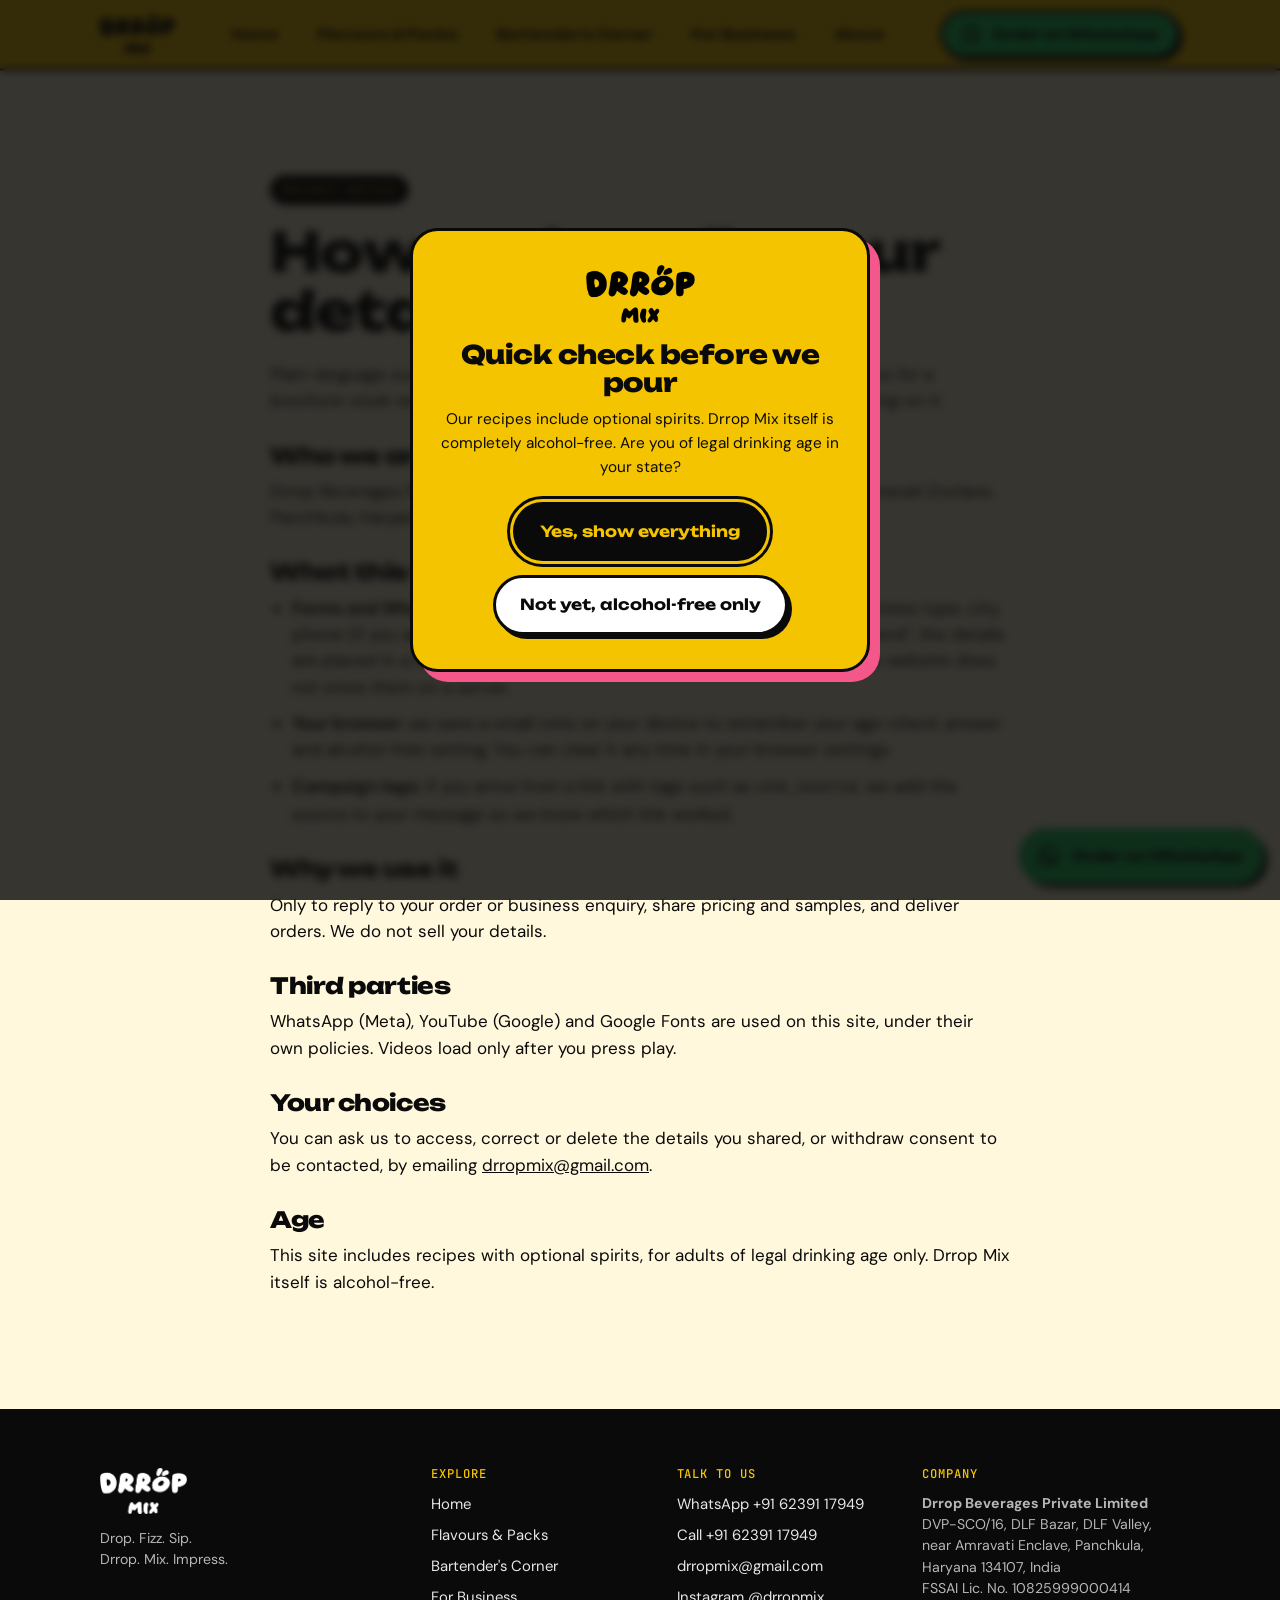
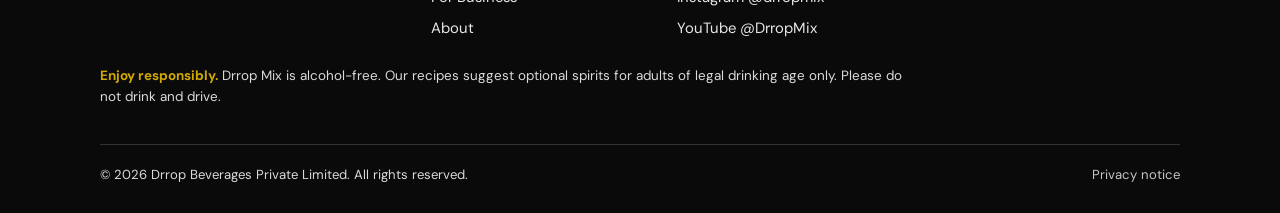
<file: privacy.html>
<!doctype html>
<html lang="en">
<head>
<meta charset="utf-8">
<meta name="viewport" content="width=device-width,initial-scale=1">
<title>Privacy notice | Drrop Mix</title>
<meta name="description" content="How Drrop Mix handles the details you share on this website.">
<meta name="theme-color" content="#F5C400">
<link rel="canonical" href="https://drropmix.com/privacy.html">
<link rel="icon" href="img/brand/favicon.png" type="image/png">
<link rel="apple-touch-icon" href="img/brand/apple-touch-icon.png">
<meta property="og:type" content="website"><meta property="og:site_name" content="Drrop Mix">
<meta property="og:title" content="Privacy notice | Drrop Mix"><meta property="og:description" content="How Drrop Mix handles the details you share on this website.">
<meta property="og:url" content="https://drropmix.com/privacy.html">
<meta property="og:image" content="https://drropmix.com/img/brand/og.jpg"><meta name="twitter:card" content="summary_large_image">
<link rel="preconnect" href="https://fonts.googleapis.com"><link rel="preconnect" href="https://fonts.gstatic.com" crossorigin>
<link href="https://fonts.googleapis.com/css2?family=DM+Sans:ital,opsz,wght@0,9..40,400;0,9..40,500;0,9..40,700&family=JetBrains+Mono:wght@400;500&family=Unbounded:wght@500;600;700;800&display=swap" rel="stylesheet">
<link rel="stylesheet" href="css/main.css">

</head>
<body>
<a class="skip" href="#main">Skip to content</a>
<header class="hdr"><div class="wrap">
  <a class="hdr__logo" href="index.html" aria-label="Drrop Mix home"><img src="img/brand/logo-black.png" alt="Drrop Mix" width="75" height="40"></a>
  <nav class="nav" id="nav" aria-label="Main"><a href="index.html">Home</a><a href="flavours.html">Flavours &amp; Packs</a><a href="bartenders-corner.html">Bartender's Corner</a><a href="business.html">For Business</a><a href="about.html">About</a><a class="btn btn--wa btn--sm nav__wa" data-wa="Hi Drrop Mix! I'd like to order." data-where="nav-mobile" href="#"><svg viewBox="0 0 32 32" aria-hidden="true"><path fill="currentColor" d="M16 3C8.8 3 3 8.7 3 15.8c0 2.5.7 4.8 2 6.8L3 29l6.6-1.9c1.9 1 4 1.6 6.3 1.6 7.2 0 13-5.8 13-12.9S23.200 3 16 3zm0 23.400c-2 0-3.900-.6-5.500-1.600l-.4-.2-3.900 1.100 1.100-3.800-.3-.4A10.300 10.300 0 0 1 5.600 15.800C5.600 10.100 10.300 5.500 16 5.500s10.400 4.600 10.400 10.300S21.700 26.400 16 26.400zm5.700-7.700c-.3-.2-1.900-.9-2.200-1-.3-.1-.5-.2-.7.2-.2.300-.8 1-1 1.200-.2.200-.4.200-.7.100a8.500 8.500 0 0 1-4.200-3.700c-.3-.6.300-.5.900-1.700.1-.2 0-.4 0-.5l-1-2.300c-.2-.6-.5-.5-.7-.5h-.6c-.2 0-.6.100-.9.400-.3.300-1.200 1.100-1.200 2.800s1.200 3.300 1.400 3.500c.2.200 2.400 3.700 5.800 5.100 2.200.9 3 .9 4.100.8.700-.1 1.900-.8 2.200-1.500.3-.8.300-1.400.2-1.500-.1-.2-.3-.2-.6-.4z"/></svg> Order on WhatsApp</a></nav>
  <div class="hdr__cta"><a class="btn btn--wa btn--sm" data-wa="Hi Drrop Mix! I'd like to order." data-where="header" href="#"><svg viewBox="0 0 32 32" aria-hidden="true"><path fill="currentColor" d="M16 3C8.8 3 3 8.7 3 15.8c0 2.5.7 4.8 2 6.8L3 29l6.6-1.9c1.9 1 4 1.6 6.3 1.6 7.2 0 13-5.8 13-12.9S23.200 3 16 3zm0 23.400c-2 0-3.900-.6-5.500-1.600l-.4-.2-3.900 1.100 1.100-3.800-.3-.4A10.300 10.300 0 0 1 5.600 15.800C5.600 10.100 10.300 5.500 16 5.500s10.400 4.600 10.400 10.300S21.700 26.400 16 26.400zm5.700-7.700c-.3-.2-1.900-.9-2.200-1-.3-.1-.5-.2-.7.2-.2.300-.8 1-1 1.200-.2.200-.4.200-.7.100a8.500 8.500 0 0 1-4.200-3.700c-.3-.6.300-.5.900-1.700.1-.2 0-.4 0-.5l-1-2.300c-.2-.6-.5-.5-.7-.5h-.6c-.2 0-.6.100-.9.400-.3.300-1.200 1.100-1.200 2.800s1.200 3.300 1.400 3.500c.2.200 2.400 3.700 5.800 5.100 2.200.9 3 .9 4.100.8.700-.1 1.900-.8 2.200-1.500.3-.8.300-1.400.2-1.500-.1-.2-.3-.2-.6-.4z"/></svg> Order on WhatsApp</a>
  <button class="burger" aria-label="Menu" aria-expanded="false" aria-controls="nav"><span></span></button></div>
</div></header>
<main id="main">

<section class="section"><div class="wrap legal" style="max-width:820px">
<span class="eyebrow">Privacy notice</span><h1 style="font-size:clamp(2rem,6vw,3.4rem);margin-bottom:20px">How we handle your details.</h1>
<p><i>Plain-language summary. Last updated: November 2026. This is a short notice for a brochure-style website. Please have it reviewed by your advisor before relying on it.</i></p>
<h2>Who we are</h2><p>Drrop Beverages Private Limited, DVP-SCO/16, DLF Bazar, DLF Valley, near Amravati Enclave, Panchkula, Haryana 134107. Contact: <a href="mailto:drropmix@gmail.com">drropmix@gmail.com</a>.</p>
<h2>What this website collects</h2><ul><li><b>Forms and WhatsApp messages you send us:</b> name, business name, business type, city, phone (if you add it), volume, flavour interest and notes. When you tap "send", the details are placed in a WhatsApp message (or an email) that <i>you</i> send to us. This website does not store them on a server.</li><li><b>Your browser:</b> we save a small note on your device to remember your age-check answer and alcohol-free setting. You can clear it any time in your browser settings.</li><li><b>Campaign tags:</b> if you arrive from a link with tags such as <code>utm_source</code>, we add the source to your message so we know which link worked.</li></ul>
<h2>Why we use it</h2><p>Only to reply to your order or business enquiry, share pricing and samples, and deliver orders. We do not sell your details.</p>
<h2>Third parties</h2><p>WhatsApp (Meta), YouTube (Google) and Google Fonts are used on this site, under their own policies. Videos load only after you press play.</p>
<h2>Your choices</h2><p>You can ask us to access, correct or delete the details you shared, or withdraw consent to be contacted, by emailing <a href="mailto:drropmix@gmail.com">drropmix@gmail.com</a>.</p>
<h2>Age</h2><p>This site includes recipes with optional spirits, for adults of legal drinking age only. Drrop Mix itself is alcohol-free.</p>
</div></section>

</main>
<div class="gate" id="gate" role="dialog" aria-modal="true" aria-labelledby="gate-t">
  <div class="gate__box"><img src="img/brand/logo-black.png" alt="Drrop Mix" width="109" height="58">
    <h2 id="gate-t">Quick check before we pour</h2>
    <p>Our recipes include optional spirits. Drrop Mix itself is completely alcohol-free. Are you of legal drinking age in your state?</p>
    <div class="btn-row"><button class="btn btn--black" id="gate-yes" type="button">Yes, show everything</button><button class="btn" id="gate-no" type="button">Not yet, alcohol-free only</button></div>
  </div></div>
<footer class="ftr"><div class="wrap">
  <div class="ftr__grid">
    <div><img src="img/brand/logo-white.png" alt="Drrop Mix" width="87" height="46"><small>Drop. Fizz. Sip.<br>Drrop. Mix. Impress.</small></div>
    <div><h4>Explore</h4><ul><li><a href="index.html">Home</a></li><li><a href="flavours.html">Flavours &amp; Packs</a></li><li><a href="bartenders-corner.html">Bartender's Corner</a></li><li><a href="business.html">For Business</a></li><li><a href="about.html">About</a></li></ul></div>
    <div><h4>Talk to us</h4><ul>
      <li><a data-wa="Hi Drrop Mix!" data-where="footer" href="#">WhatsApp +91 62391 17949</a></li>
      <li><a href="tel:+916239117949">Call +91 62391 17949</a></li>
      <li><a href="mailto:drropmix@gmail.com">drropmix@gmail.com</a></li>
      <li><a href="https://instagram.com/drropmix" target="_blank" rel="noopener">Instagram @drropmix</a></li>
      <li><a href="https://www.youtube.com/@DrropMix" target="_blank" rel="noopener">YouTube @DrropMix</a></li></ul></div>
    <div><h4>Company</h4><small><b>Drrop Beverages Private Limited</b><br>DVP-SCO/16, DLF Bazar, DLF Valley,<br>near Amravati Enclave, Panchkula,<br>Haryana 134107, India<br>FSSAI Lic. No. 10825999000414</small></div>
  </div>
  <p class="ftr__resp"><b style="color:var(--yellow)">Enjoy responsibly.</b> Drrop Mix is alcohol-free. Our recipes suggest optional spirits for adults of legal drinking age only. Please do not drink and drive.</p>
  <div class="ftr__base"><span>© <span data-year>2026</span> Drrop Beverages Private Limited. All rights reserved.</span><span><a href="privacy.html">Privacy notice</a></span></div>
</div></footer>
<a class="fab" data-wa="Hi Drrop Mix! I'd like to order." data-where="fab" href="#" aria-label="Order on WhatsApp"><svg viewBox="0 0 32 32" aria-hidden="true"><path fill="currentColor" d="M16 3C8.8 3 3 8.7 3 15.8c0 2.5.7 4.8 2 6.8L3 29l6.6-1.9c1.9 1 4 1.6 6.3 1.6 7.2 0 13-5.8 13-12.9S23.200 3 16 3zm0 23.400c-2 0-3.900-.6-5.500-1.600l-.4-.2-3.900 1.100 1.100-3.800-.3-.4A10.300 10.300 0 0 1 5.600 15.800C5.600 10.100 10.300 5.500 16 5.500s10.400 4.600 10.400 10.300S21.700 26.400 16 26.400zm5.700-7.700c-.3-.2-1.900-.9-2.200-1-.3-.1-.5-.2-.7.2-.2.300-.8 1-1 1.200-.2.200-.4.200-.7.100a8.500 8.500 0 0 1-4.200-3.700c-.3-.6.300-.5.900-1.700.1-.2 0-.4 0-.5l-1-2.300c-.2-.6-.5-.5-.7-.5h-.6c-.2 0-.6.100-.9.400-.3.300-1.200 1.100-1.200 2.800s1.200 3.300 1.400 3.500c.2.200 2.400 3.700 5.800 5.100 2.200.9 3 .9 4.100.8.700-.1 1.900-.8 2.200-1.500.3-.8.300-1.400.2-1.500-.1-.2-.3-.2-.6-.4z"/></svg><span>Order on WhatsApp</span></a>
<script src="js/main.js" defer></script>
</body>
</html>
</file>
<file: css/main.css>
/* ===== Drrop Mix — main.css ===== */
:root{
  --yellow:#F5C400; --yellow-soft:#FFE680; --black:#0A0A0A; --cream:#FFF8DC; --white:#fff;
  --pink:#F4578A; --blue:#4A90D9; --green:#3DAA3A;
  --pink-soft:#FFD3E3;--pink-ink:#8A1747;--blue-soft:#CFE4FA;--blue-ink:#17448C;--green-soft:#D9F2BE;--green-ink:#11601A;
  --accent:#F5C400; --accent-soft:#FFF1B0; --accent-ink:#0A0A0A; --tint:#FFF8DC;
  --r:22px; --bw:3px; --shadow:6px 6px 0 var(--black);
  --f-display:'Unbounded',system-ui,sans-serif; --f-body:'DM Sans',system-ui,sans-serif; --f-mono:'JetBrains Mono',ui-monospace,monospace;
  --gutter:clamp(16px,4vw,40px); --max:1160px;
}
body[data-flavour="brunei"]{--accent:#F4578A;--accent-soft:#FFD3E3;--accent-ink:#8A1747;--tint:#FFEDF3}
body[data-flavour="coconut"]{--accent:#4A90D9;--accent-soft:#CFE4FA;--accent-ink:#17448C;--tint:#E8F3FF}
body[data-flavour="mango"]{--accent:#3DAA3A;--accent-soft:#D9F2BE;--accent-ink:#11601A;--tint:#F1FADC}

*{box-sizing:border-box;margin:0;padding:0}
html{scroll-behavior:smooth;-webkit-text-size-adjust:100%}
body{font-family:var(--f-body);font-size:17px;line-height:1.55;color:var(--black);background:var(--cream);overflow-x:hidden;transition:background-color .6s}
img{max-width:100%;display:block}
a{color:inherit}
button{font:inherit;cursor:pointer;color:inherit}
:focus-visible{outline:3px solid var(--black);outline-offset:3px;border-radius:6px}
.skip{position:absolute;left:-999px;top:8px;background:var(--black);color:#fff;padding:10px 16px;border-radius:10px;z-index:200}
.skip:focus{left:8px}
.wrap{width:100%;max-width:var(--max);margin:0 auto;padding-inline:var(--gutter)}
.section{padding-block:clamp(56px,9vw,104px)}
.mono{font-family:var(--f-mono);font-size:.78rem;letter-spacing:.08em;text-transform:uppercase}
h1,h2,h3,h4{font-family:var(--f-display);line-height:1.08;letter-spacing:-.02em;font-weight:800}
h1{font-size:clamp(2.4rem,8.4vw,5.6rem)}
h2{font-size:clamp(1.8rem,5vw,3.2rem)}
h3{font-size:clamp(1.15rem,2.4vw,1.45rem);line-height:1.2}
.lead{font-size:clamp(1.05rem,2vw,1.25rem);max-width:56ch}
.eyebrow{display:inline-block;font-family:var(--f-mono);font-size:.74rem;letter-spacing:.1em;text-transform:uppercase;background:var(--black);color:var(--yellow);padding:6px 12px;border-radius:999px;margin-bottom:18px}

/* buttons */
.btn{display:inline-flex;align-items:center;justify-content:center;gap:10px;font-family:var(--f-display);font-weight:700;font-size:.95rem;text-decoration:none;
  padding:15px 24px;border:var(--bw) solid var(--black);border-radius:999px;background:var(--white);box-shadow:4px 4px 0 var(--black);
  transition:transform .15s,box-shadow .15s,background-color .3s;min-height:50px;text-align:center}
.btn:hover{transform:translate(-2px,-2px);box-shadow:6px 6px 0 var(--black)}
.btn:active{transform:translate(3px,3px);box-shadow:1px 1px 0 var(--black)}
.btn--wa{background:#25D366}
.btn--black{background:var(--black);color:var(--yellow);box-shadow:4px 4px 0 var(--accent)}
.btn--black:hover{box-shadow:6px 6px 0 var(--accent)}
.btn--yellow{background:var(--yellow)}
.btn--sm{padding:10px 18px;font-size:.82rem;min-height:42px;box-shadow:3px 3px 0 var(--black)}
.btn svg{width:22px;height:22px;flex:none}
.btn-row{display:flex;flex-wrap:wrap;gap:14px}

/* header */
.hdr{position:sticky;top:0;z-index:100;background:var(--yellow);border-bottom:var(--bw) solid var(--black)}
.hdr .wrap{display:flex;align-items:center;justify-content:space-between;gap:16px;height:68px}
.hdr__logo img{height:40px;width:auto}
.nav{display:flex;align-items:center;gap:6px}
.nav a{font-family:var(--f-display);font-weight:600;font-size:.82rem;text-decoration:none;padding:9px 14px;border-radius:999px;border:2px solid transparent}
.nav a:hover{border-color:var(--black)}
.nav a[aria-current="page"]{background:var(--black);color:var(--yellow)}
.hdr__cta{display:flex;gap:10px;align-items:center}
.burger{display:none;width:46px;height:46px;border:var(--bw) solid var(--black);border-radius:14px;background:var(--white);align-items:center;justify-content:center}
.burger span,.burger span::before,.burger span::after{display:block;width:20px;height:3px;background:var(--black);border-radius:2px;position:relative;transition:transform .25s}
.burger span::before,.burger span::after{content:"";position:absolute;left:0}
.burger span::before{top:-7px}.burger span::after{top:7px}
.burger[aria-expanded="true"] span{background:transparent}
.burger[aria-expanded="true"] span::before{transform:translateY(7px) rotate(45deg)}
.burger[aria-expanded="true"] span::after{transform:translateY(-7px) rotate(-45deg)}
@media(max-width:900px){
  .burger{display:flex}
  .hdr__cta .btn{display:none}
  .nav{position:absolute;top:68px;left:0;right:0;background:var(--yellow);flex-direction:column;align-items:stretch;padding:14px var(--gutter) 22px;border-bottom:var(--bw) solid var(--black);gap:4px;transform:translateY(-8px);opacity:0;pointer-events:none;visibility:hidden;transition:transform .25s,opacity .25s,visibility .25s}
  .nav.open{transform:none;opacity:1;pointer-events:auto;visibility:visible}
  .nav a{font-size:1.05rem;padding:14px 16px}
  .nav .nav__wa{display:inline-flex;margin-top:8px}
}
@media(min-width:901px){.nav .nav__wa{display:none}}

/* floating whatsapp */
.fab{position:fixed;right:16px;bottom:16px;z-index:90;display:flex;align-items:center;gap:10px;background:#25D366;color:var(--black);text-decoration:none;font-family:var(--f-display);font-weight:700;font-size:.85rem;
  padding:12px 18px 12px 14px;border:var(--bw) solid var(--black);border-radius:999px;box-shadow:4px 4px 0 var(--black)}
.fab svg{width:26px;height:26px}
.fab::after{content:"";position:absolute;inset:-3px;border-radius:999px;border:3px solid #25D366;animation:ring 2.8s ease-out infinite;pointer-events:none}
@keyframes ring{0%{transform:scale(1);opacity:.9}70%,100%{transform:scale(1.35);opacity:0}}
@media(max-width:520px){.fab span{display:none}.fab{padding:13px}}

/* marquee */
.marquee{background:var(--black);color:var(--yellow);border-block:var(--bw) solid var(--black);overflow:hidden;white-space:nowrap}
.marquee__track{display:inline-flex;animation:marq 32s linear infinite;padding:14px 0}
.marquee span{font-family:var(--f-display);font-weight:800;font-size:clamp(1rem,2.4vw,1.4rem);padding-inline:22px;display:inline-flex;align-items:center;gap:44px}
.marquee span::after{content:"✺";color:var(--pink)}
.marquee:hover .marquee__track{animation-play-state:paused}
@keyframes marq{to{transform:translateX(-50%)}}

/* hero */
.hero{background:var(--yellow);position:relative;overflow:hidden;border-bottom:var(--bw) solid var(--black)}
.hero .wrap{display:grid;gap:30px;align-items:center;padding-block:clamp(36px,7vw,80px);grid-template-columns:1.05fr .95fr}
.hero h1 .w{display:inline-block}
.hero h1 .w:nth-child(2){background:var(--black);color:var(--yellow);padding:0 .14em;border-radius:.18em;transform:rotate(-2deg)}
.hero h1 .w:nth-child(3){color:var(--pink);-webkit-text-stroke:2px var(--black);paint-order:stroke fill}
.hero p.lead{margin:22px 0 28px}
.sticker{position:absolute;display:grid;place-items:center;text-align:center;font-family:var(--f-display);font-weight:800;font-size:.72rem;line-height:1.1;color:var(--black);
  background:var(--pink);border:var(--bw) solid var(--black);border-radius:50%;width:104px;height:104px;transform:rotate(12deg);box-shadow:3px 3px 0 var(--black);z-index:3}
.sticker--spin{animation:wob 5s ease-in-out infinite}
@keyframes wob{0%,100%{transform:rotate(10deg)}50%{transform:rotate(-6deg) scale(1.05)}}
.hero__stage{position:relative;min-height:min(560px,92vw);display:grid;place-items:center}
.hero__blob{position:absolute;inset:6% 4%;background:var(--accent-soft);border:var(--bw) solid var(--black);border-radius:46% 54% 42% 58%/52% 44% 56% 48%;transition:background-color .6s;animation:blob 14s ease-in-out infinite alternate}
@keyframes blob{to{border-radius:58% 42% 56% 44%/42% 58% 42% 58%}}
.hero__stage .sticker{top:2%;right:2%}
.hero__chips{position:absolute;bottom:0;left:50%;transform:translateX(-50%);display:flex;gap:10px;z-index:4}
.dot{width:46px;height:46px;border-radius:50%;border:var(--bw) solid var(--black);box-shadow:3px 3px 0 var(--black);transition:transform .2s;position:relative}
.dot[aria-pressed="true"]{transform:translateY(-5px) scale(1.12)}
.dot--brunei{background:var(--pink)}.dot--coconut{background:var(--blue)}.dot--mango{background:var(--green)}
.replay{position:absolute;left:2%;bottom:14%;z-index:4;background:var(--white);border:var(--bw) solid var(--black);border-radius:999px;padding:8px 14px;font-family:var(--f-mono);font-size:.72rem;text-transform:uppercase;box-shadow:3px 3px 0 var(--black)}
@media(max-width:820px){.hero .wrap{grid-template-columns:1fr}.hero__stage{min-height:min(400px,92vw)}.hero{text-align:left}}

/* glass scene */
.scene{position:relative;width:min(300px,64vw);aspect-ratio:2/3.1;z-index:2}
.scene svg{width:100%;height:100%;overflow:visible;display:block}
.scene .liq-tint{opacity:0;transition:fill .6s}
.scene .bomb{position:absolute;left:50%;top:0;width:34%;transform:translate(-50%,-140%);z-index:3;filter:drop-shadow(0 6px 0 rgba(0,0,0,.18));pointer-events:none}
.scene .fizz{position:absolute;left:14%;right:14%;top:34%;bottom:10%;pointer-events:none;overflow:hidden;border-radius:0 0 26px 26px;z-index:2}
.scene .fizz i{position:absolute;bottom:-12px;background:rgba(255,255,255,.85);border:2px solid rgba(0,0,0,.4);border-radius:50%;opacity:0}
.scene .splash{position:absolute;left:50%;top:30%;width:0;height:0;z-index:3;pointer-events:none}
.scene .splash i{position:absolute;width:12px;height:12px;border-radius:50%;border:2px solid var(--black);background:var(--accent);opacity:0}
.scene .garnish{position:absolute;left:46%;top:24%;width:30%;opacity:0;transform:scale(.4) rotate(-20deg);transition:opacity .4s,transform .5s;z-index:3;pointer-events:none}
.scene .garnish svg{width:100%}
.scene.done .garnish{opacity:1;transform:scale(1) rotate(0)}
.scene .straw{position:absolute;left:58%;top:-5%;width:7%;height:62%;background:repeating-linear-gradient(45deg,#fff 0 6px,var(--accent) 6px 12px);border:var(--bw) solid var(--black);border-radius:8px;transform:rotate(14deg);transform-origin:bottom;opacity:0;transition:opacity .4s;z-index:1}
.scene.done .straw{opacity:1}

/* sections */
.bg-white{background:var(--white)}.bg-yellow{background:var(--yellow)}.bg-black{background:var(--black);color:var(--white)}.bg-tint{background:var(--tint)}
.bg-black .eyebrow{background:var(--yellow);color:var(--black)}
.sec-head{max-width:760px;margin-bottom:clamp(30px,5vw,54px)}
.sec-head p{margin-top:16px}

/* flavour switcher */
.fl{transition:background-color .6s}
.fl-tabs{display:flex;gap:10px;flex-wrap:wrap;margin-bottom:34px}
.tab{font-family:var(--f-display);font-weight:700;font-size:.92rem;padding:12px 22px;border:var(--bw) solid var(--black);border-radius:999px;background:var(--white);box-shadow:3px 3px 0 var(--black);transition:transform .15s,background-color .3s}
.tab[aria-selected="true"]{background:var(--black);color:var(--white);transform:translate(2px,2px);box-shadow:1px 1px 0 var(--black)}
.tab i{display:inline-block;width:12px;height:12px;border-radius:50%;border:2px solid var(--black);margin-right:8px;vertical-align:-1px}
.fl-grid{display:grid;grid-template-columns:1fr 1fr;gap:clamp(24px,5vw,64px);align-items:center}
@media(max-width:820px){.fl-grid{grid-template-columns:1fr}}
.fl-visual{position:relative;display:grid;place-items:center;min-height:420px;background:var(--accent-soft);border:var(--bw) solid var(--black);border-radius:var(--r);box-shadow:var(--shadow);overflow:hidden;transition:background-color .6s;touch-action:pan-y}
.fl-visual .bombimg{position:absolute;right:6%;bottom:6%;width:26%;z-index:5;filter:drop-shadow(4px 6px 0 rgba(0,0,0,.2));transition:transform .4s}
.fl-visual .pouchimg{position:absolute;left:5%;bottom:8%;width:25%;z-index:5;transform:rotate(-9deg);filter:drop-shadow(4px 6px 0 rgba(0,0,0,.2))}
.fl-visual .hint{position:absolute;top:12px;left:14px;font-family:var(--f-mono);font-size:.68rem;text-transform:uppercase;letter-spacing:.08em;opacity:.7}
.fl-copy h3{font-size:clamp(1.9rem,4.6vw,3rem);margin-bottom:6px;color:var(--accent-ink);transition:color .4s}
.fl-copy .tagline{font-family:var(--f-mono);text-transform:uppercase;font-size:.8rem;letter-spacing:.1em;margin-bottom:14px}
.chips{display:flex;flex-wrap:wrap;gap:8px;margin:16px 0}
.chip{font-family:var(--f-display);font-weight:600;font-size:.76rem;padding:7px 13px;border:2px solid var(--black);border-radius:999px;background:var(--white)}
.chip--accent{background:var(--accent);color:#fff;text-shadow:0 1px 0 rgba(0,0,0,.25)}
.fl-copy .btn-row{margin-top:22px}
.fadeable{transition:opacity .25s,transform .25s}
.fadeable.out{opacity:0;transform:translateY(8px)}

/* cube */
.cube-wrap{perspective:1100px;width:calc(var(--cw)*1px*1.0);height:calc(var(--ch)*1px);--cw:190;--ch:212;margin:34px auto}
@media(min-width:520px){.cube-wrap{--cw:220;--ch:246}}
.cube{position:relative;width:100%;height:100%;transform-style:preserve-3d;transform:rotateX(-12deg) rotateY(-28deg);cursor:grab;will-change:transform}
.cube.auto{animation:spin 16s linear infinite}
.cube.drag{cursor:grabbing}
@keyframes spin{from{transform:rotateX(-12deg) rotateY(0)}to{transform:rotateX(-12deg) rotateY(360deg)}}
.cube .f{position:absolute;inset:0;backface-visibility:hidden;border:2px solid rgba(0,0,0,.55);overflow:hidden;background:#fff}
.cube .f img{width:100%;height:100%;object-fit:cover;pointer-events:none;-webkit-user-drag:none}
.cube .front{transform:translateZ(calc(var(--cw)*.5px))}
.cube .right{transform:rotateY(90deg) translateZ(calc(var(--cw)*.5px))}
.cube .back{transform:rotateY(180deg) translateZ(calc(var(--cw)*.5px))}
.cube .left{transform:rotateY(-90deg) translateZ(calc(var(--cw)*.5px))}
.cube .top,.cube .bottom{height:calc(var(--cw)*1px);inset:auto;left:0;width:100%;background:var(--box)}
.cube .top{top:calc(var(--cw)*-.5px);transform:rotateX(90deg);display:grid;place-items:center}
.cube .top img{width:62%;height:auto;object-fit:contain;transform:rotate(180deg)}
.cube .bottom{bottom:calc(var(--cw)*-.5px);top:auto;transform:rotateX(-90deg)}
.cube-shadow{position:absolute;left:50%;bottom:24px;width:200px;height:26px;background:rgba(0,0,0,.2);border-radius:50%;transform:translateX(-50%);filter:blur(6px)}

/* steps */
.steps{display:grid;grid-template-columns:.9fr 1.1fr;gap:clamp(24px,5vw,70px);align-items:start}
@media(max-width:820px){.steps{grid-template-columns:1fr}}
.steps__stick{position:sticky;top:96px;display:grid;place-items:center;background:var(--accent-soft);border:var(--bw) solid var(--black);border-radius:var(--r);box-shadow:var(--shadow);padding:30px 10px 20px;min-height:420px;transition:background-color .6s;overflow:hidden}
@media(max-width:820px){.steps__stick{position:sticky;top:76px;z-index:5;min-height:300px;padding:18px}.steps__stick .scene{width:min(190px,48vw)}}
.step{padding:30px;margin-bottom:22px;background:var(--white);border:var(--bw) solid var(--black);border-radius:var(--r);box-shadow:4px 4px 0 var(--black);opacity:.45;transform:scale(.97);transition:opacity .4s,transform .4s,background-color .4s}
.step.on{opacity:1;transform:none;background:var(--yellow-soft)}
.step .num{font-family:var(--f-display);font-weight:800;font-size:3rem;line-height:1;color:var(--pink);-webkit-text-stroke:2px var(--black);paint-order:stroke fill;margin-bottom:8px}
.step h3{margin-bottom:8px}
@media(max-width:820px){.step{margin-bottom:16px;padding:22px}}

/* feature icon strip */
.strip{display:grid;grid-template-columns:repeat(auto-fit,minmax(150px,1fr));gap:18px}
.tile{background:var(--white);border:var(--bw) solid var(--black);border-radius:var(--r);padding:22px 16px;text-align:center;box-shadow:4px 4px 0 var(--black);transition:transform .2s}
.tile:hover{transform:translateY(-6px) rotate(-1.5deg)}
.tile .ic{width:74px;height:74px;border-radius:50%;background:var(--yellow);border:var(--bw) solid var(--black);display:grid;place-items:center;margin:0 auto 12px;font-size:1.9rem}
.tile b{font-family:var(--f-display);font-size:.84rem;display:block;line-height:1.2;text-transform:uppercase}
.tile small{display:block;margin-top:6px;font-size:.82rem;opacity:.75}

/* occasions */
.occ{display:grid;grid-template-columns:repeat(auto-fit,minmax(200px,1fr));gap:16px}
.occ div{border:var(--bw) solid var(--black);border-radius:var(--r);padding:22px;background:var(--white);box-shadow:4px 4px 0 var(--black)}
.occ div:nth-child(5n+1){background:#FFD3E3}.occ div:nth-child(5n+2){background:#CFE4FA}.occ div:nth-child(5n+3){background:#D9F2BE}.occ div:nth-child(5n+4){background:var(--yellow-soft)}
.occ .em{font-size:2rem;display:block;margin-bottom:8px}
.occ h3{font-size:1.05rem;margin-bottom:6px}
.occ p{font-size:.92rem}

/* cards */
.cards{display:grid;grid-template-columns:repeat(auto-fit,minmax(260px,1fr));gap:22px}
.card{background:var(--white);border:var(--bw) solid var(--black);border-radius:var(--r);box-shadow:var(--shadow);padding:22px;display:flex;flex-direction:column;gap:10px;transition:transform .2s,box-shadow .2s}
.card:hover{transform:translate(-3px,-3px);box-shadow:9px 9px 0 var(--black)}
.card h3{font-size:1.1rem}
.card .meta{font-family:var(--f-mono);font-size:.72rem;text-transform:uppercase;letter-spacing:.06em;opacity:.7}
.card .grow{flex:1}

/* testimonials */
.quotes{display:grid;grid-template-columns:repeat(auto-fit,minmax(260px,1fr));gap:22px}
.quote{background:var(--white);border:var(--bw) solid var(--black);border-radius:var(--r);padding:26px;box-shadow:var(--shadow);position:relative}
.quote:nth-child(2){transform:rotate(1.2deg);background:var(--yellow-soft)}.quote:nth-child(3){transform:rotate(-1deg)}
.quote::before{content:"“";font-family:var(--f-display);font-size:4rem;line-height:.6;color:var(--pink);display:block;margin-bottom:6px}
.quote p{font-weight:500;font-size:1.05rem}
.quote cite{display:block;margin-top:14px;font-style:normal;font-family:var(--f-mono);font-size:.76rem;text-transform:uppercase}
.stars{letter-spacing:3px;margin-top:10px}

/* b2b strip */
.b2b-strip{background:var(--black);color:#fff;border-radius:var(--r);padding:clamp(26px,5vw,56px);display:grid;grid-template-columns:1.3fr 1fr;gap:28px;align-items:center;border:var(--bw) solid var(--black);box-shadow:8px 8px 0 var(--pink)}
.b2b-strip h2{color:var(--yellow)}
.b2b-strip ul{list-style:none;display:grid;gap:10px}
.b2b-strip li{display:flex;gap:10px;align-items:flex-start}
.b2b-strip li::before{content:"✓";color:var(--black);background:var(--yellow);border-radius:50%;width:24px;height:24px;display:grid;place-items:center;font-weight:800;flex:none;margin-top:2px;font-size:.85rem}
@media(max-width:820px){.b2b-strip{grid-template-columns:1fr}}

/* order builder */
.ob{display:grid;grid-template-columns:1.5fr 1fr;gap:26px;align-items:start}
@media(max-width:900px){.ob{grid-template-columns:1fr}}
.ob-group{margin-bottom:26px}
.ob-group h3{margin-bottom:12px;font-size:1.05rem}
.item{display:grid;grid-template-columns:62px 1fr auto;gap:14px;align-items:center;background:var(--white);border:var(--bw) solid var(--black);border-radius:18px;padding:12px 14px;margin-bottom:10px}
.item .th{width:62px;height:62px;border-radius:14px;border:2px solid var(--black);display:grid;place-items:center;overflow:hidden;background:var(--accent-soft)}
.item .th img{width:100%;height:100%;object-fit:cover}
.item .th.contain img{object-fit:contain;padding:6px}
.item h4{font-family:var(--f-display);font-size:.9rem;line-height:1.2}
.item .pr{font-size:.9rem}
.item .pr s{opacity:.55;margin-left:6px}
.item .pr .sv{font-family:var(--f-mono);font-size:.68rem;background:var(--pink);color:#fff;padding:2px 7px;border-radius:999px;margin-left:6px;text-transform:uppercase;white-space:nowrap}
.step-q{display:flex;align-items:center;gap:6px}
.step-q button{width:38px;height:38px;border-radius:50%;border:var(--bw) solid var(--black);background:var(--yellow);font-weight:800;font-size:1.2rem;line-height:1}
.step-q output{min-width:26px;text-align:center;font-family:var(--f-display);font-weight:700}
@media(max-width:480px){.item{grid-template-columns:52px 1fr;}.item .step-q{grid-column:1/-1;justify-content:flex-end}.item .th{width:52px;height:52px}}
.cart{position:sticky;top:90px;background:var(--yellow);border:var(--bw) solid var(--black);border-radius:var(--r);box-shadow:var(--shadow);padding:24px}
.cart h3{margin-bottom:12px}
.cart ul{list-style:none;margin-bottom:14px;font-size:.95rem;display:grid;gap:6px;min-height:40px}
.cart li{display:flex;justify-content:space-between;gap:10px;border-bottom:2px dashed rgba(0,0,0,.35);padding-bottom:6px}
.cart .empty{opacity:.7;border:0}
.cart .tot{display:flex;justify-content:space-between;font-family:var(--f-display);font-weight:800;font-size:1.25rem;margin:10px 0 16px}
.cart .note{font-size:.8rem;margin-top:12px;opacity:.8}
.field{display:grid;gap:6px;margin-bottom:12px}
.field label{font-family:var(--f-mono);font-size:.72rem;text-transform:uppercase;letter-spacing:.06em}
.field input,.field select,.field textarea{font:inherit;padding:13px 14px;border:var(--bw) solid var(--black);border-radius:14px;background:var(--white);width:100%;min-height:48px}
.field textarea{min-height:92px;resize:vertical}
.field input:focus,.field select:focus,.field textarea:focus{outline:3px solid var(--pink);outline-offset:1px}
.two{display:grid;grid-template-columns:1fr 1fr;gap:12px}
@media(max-width:480px){.two{grid-template-columns:1fr}}
.pop{animation:pop .35s}
@keyframes pop{50%{transform:scale(1.08)}}

/* recipes */
.toolbar{display:flex;flex-wrap:wrap;gap:12px 20px;align-items:center;margin-bottom:30px}
.filters{display:flex;flex-wrap:wrap;gap:8px}
.fchip{font-family:var(--f-display);font-weight:600;font-size:.8rem;padding:9px 16px;border:var(--bw) solid var(--black);border-radius:999px;background:var(--white);transition:transform .25s cubic-bezier(.3,1.8,.5,1),background-color .2s}
.fchip:hover{transform:scale(1.06) rotate(-1deg)}
.fchip[aria-pressed="true"]{background:var(--black);color:var(--yellow)}
.switch{display:inline-flex;align-items:center;gap:10px;font-family:var(--f-display);font-weight:700;font-size:.85rem;background:var(--white);border:var(--bw) solid var(--black);border-radius:999px;padding:8px 16px 8px 10px}
.switch i{width:44px;height:26px;border-radius:999px;border:var(--bw) solid var(--black);background:#ddd;position:relative;transition:background-color .25s}
.switch i::after{content:"";position:absolute;top:1px;left:1px;width:16px;height:16px;border-radius:50%;background:var(--black);transition:transform .25s cubic-bezier(.3,1.8,.5,1)}
.switch[aria-pressed="true"] i{background:var(--green)}
.switch[aria-pressed="true"] i::after{transform:translateX(18px)}
.recipes{display:grid;grid-template-columns:repeat(auto-fill,minmax(290px,1fr));gap:24px}
.rec{background:var(--white);border:var(--bw) solid var(--black);border-radius:var(--r);box-shadow:var(--shadow);overflow:hidden;display:flex;flex-direction:column;transition:transform .25s}
.rec.hide{display:none}
.rec__top{display:grid;grid-template-columns:96px 1fr;gap:12px;align-items:center;padding:18px 18px 12px}
.rec__top h3{font-size:1.05rem}
.rec__glass{height:108px;position:relative}
.rec__glass svg{height:100%;width:auto;margin:auto;display:block}
.rec .tags{display:flex;gap:6px;flex-wrap:wrap;margin-top:8px}
.tag{font-family:var(--f-mono);font-size:.64rem;text-transform:uppercase;padding:3px 8px;border:2px solid var(--black);border-radius:999px}
.tag--bb{background:#FFD3E3}.tag--cb{background:#CFE4FA}.tag--mm{background:#D9F2BE}
.rec details{border-top:var(--bw) solid var(--black);flex:1}
.rec summary{list-style:none;padding:14px 18px;font-family:var(--f-display);font-weight:700;font-size:.85rem;cursor:pointer;display:flex;justify-content:space-between}
.rec summary::-webkit-details-marker{display:none}
.rec summary::after{content:"+";font-size:1.3rem;line-height:1;transition:transform .25s}
.rec details[open] summary::after{transform:rotate(45deg)}
.rec .body{padding:0 18px 18px;font-size:.95rem;display:grid;gap:10px}
.rec ol{padding-left:20px;display:grid;gap:4px}
.rec .mk{background:var(--tint);border:2px dashed var(--black);border-radius:12px;padding:10px 12px;font-size:.88rem}
.spirit-line{font-weight:600}
html[data-mode="mocktail"] .spirit-only{display:none!important}
html:not([data-mode="mocktail"]) .mock-only{display:none!important}
.responsible{background:var(--black);color:#fff;border-radius:16px;padding:16px 20px;font-size:.9rem;margin-top:34px;border:var(--bw) solid var(--black)}
.responsible b{color:var(--yellow)}
.vids{display:grid;grid-template-columns:repeat(auto-fit,minmax(240px,1fr));gap:18px}
.vid{position:relative;aspect-ratio:16/9;border:var(--bw) solid var(--black);border-radius:18px;overflow:hidden;background:var(--black);box-shadow:4px 4px 0 var(--black);width:100%;padding:0}
.vid img{width:100%;height:100%;object-fit:cover;opacity:.85}
.vid::after{content:"▶";position:absolute;inset:0;display:grid;place-items:center;font-size:2.4rem;color:#fff;text-shadow:0 2px 10px rgba(0,0,0,.6)}
.vid iframe{position:absolute;inset:0;width:100%;height:100%;border:0}

/* business */
.bhero{background:var(--black);color:#fff;position:relative;overflow:hidden;border-bottom:var(--bw) solid var(--black)}
.bhero .wrap{padding-block:clamp(48px,9vw,110px);display:grid;grid-template-columns:1.2fr .8fr;gap:30px;align-items:center}
@media(max-width:820px){.bhero .wrap{grid-template-columns:1fr}}
.bhero h1{color:var(--yellow)}
.bhero h1 em{font-style:normal;color:#fff;background:var(--pink);padding:0 .12em;border-radius:.16em;display:inline-block;transform:rotate(-1.5deg)}
.bhero .lead{margin:20px 0 28px}
.bhero__art{position:relative;min-height:300px;display:grid;place-items:center}
.bhero__art img.p{position:absolute;width:44%;filter:drop-shadow(6px 8px 0 rgba(245,196,0,.35))}
.bhero__art img.p1{left:2%;top:10%;transform:rotate(-12deg);animation:float 6s ease-in-out infinite}
.bhero__art img.p2{left:30%;top:30%;transform:rotate(4deg);z-index:2;animation:float 6s -2s ease-in-out infinite}
.bhero__art img.p3{right:0;top:8%;transform:rotate(14deg);animation:float 6s -4s ease-in-out infinite}
@keyframes float{50%{translate:0 -12px}}
.counts{display:grid;grid-template-columns:repeat(auto-fit,minmax(170px,1fr));gap:18px}
.count{background:var(--white);border:var(--bw) solid var(--black);border-radius:var(--r);padding:22px;box-shadow:4px 4px 0 var(--black);text-align:center}
.count b{font-family:var(--f-display);font-size:clamp(2rem,5vw,3rem);display:block;line-height:1;color:var(--pink);-webkit-text-stroke:2px var(--black);paint-order:stroke fill}
.count span{font-size:.9rem;display:block;margin-top:8px}
.seg-tabs{display:flex;flex-wrap:wrap;gap:8px;margin-bottom:22px}
.seg{display:grid;grid-template-columns:1fr 1fr;gap:26px;background:var(--white);border:var(--bw) solid var(--black);border-radius:var(--r);box-shadow:var(--shadow);padding:clamp(22px,4vw,40px)}
@media(max-width:760px){.seg{grid-template-columns:1fr}}
.seg h3{font-size:1.5rem;margin-bottom:10px}
.seg ul{list-style:none;display:grid;gap:10px;margin:14px 0}
.seg li{padding-left:30px;position:relative}
.seg li::before{content:"✺";position:absolute;left:0;color:var(--pink)}
.seg .box{background:var(--tint);border:var(--bw) dashed var(--black);border-radius:18px;padding:22px;align-self:start}
.seg .box h4{font-size:.95rem;margin-bottom:8px}
.proc{display:grid;grid-template-columns:repeat(4,1fr);gap:16px;counter-reset:p}
@media(max-width:900px){.proc{grid-template-columns:1fr 1fr}}@media(max-width:520px){.proc{grid-template-columns:1fr}}
.proc div{background:var(--white);border:var(--bw) solid var(--black);border-radius:var(--r);padding:22px;box-shadow:4px 4px 0 var(--black);position:relative}
.proc div::before{counter-increment:p;content:counter(p);font-family:var(--f-display);font-weight:800;font-size:2.6rem;color:var(--yellow);-webkit-text-stroke:2px var(--black);paint-order:stroke fill;display:block;line-height:1;margin-bottom:8px}
.proc h3{font-size:1rem;margin-bottom:6px}
.proc p{font-size:.92rem}
.faq details{background:var(--white);border:var(--bw) solid var(--black);border-radius:16px;margin-bottom:12px;box-shadow:3px 3px 0 var(--black)}
.faq summary{list-style:none;cursor:pointer;padding:18px 20px;font-family:var(--f-display);font-weight:700;font-size:.98rem;display:flex;justify-content:space-between;gap:14px}
.faq summary::-webkit-details-marker{display:none}
.faq summary::after{content:"+";font-size:1.4rem;line-height:1;transition:transform .25s}
.faq details[open] summary::after{transform:rotate(45deg)}
.faq details p{padding:0 20px 18px}
.qb{display:grid;grid-template-columns:.8fr 1.2fr;gap:30px;align-items:start}
@media(max-width:900px){.qb{grid-template-columns:1fr}}
.qb__form{background:var(--white);border:var(--bw) solid var(--black);border-radius:var(--r);box-shadow:var(--shadow);padding:clamp(20px,4vw,34px);color:var(--black)}
.optgrid{display:flex;flex-wrap:wrap;gap:8px}
.opt{position:relative}
.opt input{position:absolute;opacity:0;inset:0;cursor:pointer}
.opt span{display:inline-block;padding:10px 16px;border:var(--bw) solid var(--black);border-radius:999px;font-family:var(--f-display);font-weight:600;font-size:.8rem;background:var(--white);transition:transform .2s cubic-bezier(.3,1.8,.5,1),background-color .2s}
.opt input:checked+span{background:var(--black);color:var(--yellow);transform:scale(1.05)}
.opt input:focus-visible+span{outline:3px solid var(--pink);outline-offset:2px}
.consent{font-size:.82rem;display:flex;gap:10px;align-items:flex-start;margin:6px 0 16px}
.consent input{margin-top:4px;width:18px;height:18px;flex:none}
.err{color:#b00020;font-size:.85rem;min-height:1.2em;margin-bottom:8px;font-weight:600}
.qb__side{color:#fff}
.qb__side h2{color:var(--yellow);margin-bottom:16px}
.qb__side ul{list-style:none;display:grid;gap:12px;margin:20px 0}
.qb__side li{display:flex;gap:12px}
.qb__side li b{color:var(--yellow)}
.ph{display:grid;place-items:center;text-align:center;border:var(--bw) dashed var(--black);border-radius:var(--r);background:repeating-linear-gradient(45deg,rgba(0,0,0,.05) 0 10px,transparent 10px 20px);aspect-ratio:4/5;padding:20px;font-family:var(--f-mono);font-size:.78rem;text-transform:uppercase;color:#444}
.proof{display:grid;grid-template-columns:repeat(auto-fit,minmax(220px,1fr));gap:16px;margin-top:30px}
.logo-slot{border:var(--bw) dashed var(--black);border-radius:16px;min-height:84px;display:grid;place-items:center;font-family:var(--f-mono);font-size:.7rem;text-transform:uppercase;color:#555;text-align:center;padding:10px;background:rgba(255,255,255,.5)}

/* about */
.story{display:grid;grid-template-columns:1.1fr .9fr;gap:clamp(24px,5vw,60px);align-items:start}
@media(max-width:820px){.story{grid-template-columns:1fr}}
.story p+p{margin-top:16px}
.facts{display:grid;gap:10px;margin-top:24px;font-size:.95rem}
.facts div{display:flex;gap:12px}.facts b{font-family:var(--f-mono);font-size:.74rem;text-transform:uppercase;min-width:110px;padding-top:3px}
.legal h2{font-size:1.4rem;margin:30px 0 10px}
.legal p,.legal li{margin-bottom:10px}.legal ul{padding-left:22px}

/* footer */
.ftr{background:var(--black);color:#fff;padding-block:56px 30px;border-top:var(--bw) solid var(--black)}
.ftr__grid{display:grid;grid-template-columns:1.4fr 1fr 1fr 1.2fr;gap:30px}
@media(max-width:820px){.ftr__grid{grid-template-columns:1fr 1fr}}@media(max-width:520px){.ftr__grid{grid-template-columns:1fr}}
.ftr img{height:46px;width:auto;margin-bottom:14px}
.ftr h4{font-family:var(--f-mono);font-size:.76rem;text-transform:uppercase;color:var(--yellow);margin-bottom:12px;letter-spacing:.08em;font-weight:500}
.ftr ul{list-style:none;display:grid;gap:8px;font-size:.93rem}
.ftr a{text-decoration:none;opacity:.9}.ftr a:hover{opacity:1;text-decoration:underline;color:var(--yellow)}
.ftr small{display:block;opacity:.7;line-height:1.5}
.ftr__base{margin-top:36px;padding-top:20px;border-top:1px solid rgba(255,255,255,.2);display:flex;justify-content:space-between;flex-wrap:wrap;gap:12px;font-size:.82rem;opacity:.85}
.ftr__resp{margin-top:26px;font-size:.84rem;opacity:.85;max-width:90ch}

/* age gate */
.gate{position:fixed;inset:0;z-index:300;background:rgba(10,10,10,.82);display:none;place-items:center;padding:20px;backdrop-filter:blur(4px)}
.gate.show{display:grid}
.gate__box{background:var(--yellow);border:var(--bw) solid var(--black);border-radius:28px;box-shadow:10px 10px 0 var(--pink);max-width:460px;width:100%;padding:34px 28px;text-align:center;animation:pop .45s}
.gate__box img{height:58px;margin:0 auto 18px}
.gate__box h2{font-size:1.6rem;margin-bottom:12px}
.gate__box p{margin-bottom:22px;font-size:.96rem}
.gate__box .btn-row{justify-content:center}

/* reveal */
.rv{opacity:0;transform:translateY(24px);transition:opacity .6s,transform .6s}
.rv.in{opacity:1;transform:none}
.noscript-note{padding:12px;background:var(--black);color:#fff;text-align:center}

@media(prefers-reduced-motion:reduce){
  *,*::before,*::after{animation-duration:.001ms!important;animation-iteration-count:1!important;transition-duration:.001ms!important;scroll-behavior:auto!important}
  .rv{opacity:1;transform:none}
  .marquee__track{animation:none}
  .cube.auto{animation:none}
}
.cards>img{width:100%;aspect-ratio:1/1;object-fit:cover}
.b2b-strip .eyebrow{background:var(--yellow);color:var(--black)}

/* ===== v1.1 overrides: realistic glass, spherical bomb, galleries, drink photos ===== */
.scene{width:min(290px,62vw);aspect-ratio:220/380}
.scene .bomb{position:absolute;left:50%;top:0;width:30%;aspect-ratio:1/1;height:auto;border-radius:50%;overflow:hidden;transform:translate(-50%,-140%);z-index:4;pointer-events:none;
  background:radial-gradient(circle at 35% 30%,#fff 0,#ece2dc 55%,#c9bbb2 100%);box-shadow:inset -6px -8px 12px rgba(0,0,0,.22),inset 4px 4px 8px rgba(255,255,255,.7),0 8px 14px rgba(0,0,0,.25);filter:none}
.scene .bomb img{width:100%;height:100%;object-fit:cover;border-radius:50%;display:block}
.scene .bomb::after{content:"";position:absolute;inset:0;border-radius:50%;background:radial-gradient(circle at 32% 28%,rgba(255,255,255,.55),rgba(255,255,255,0) 42%),radial-gradient(circle at 70% 78%,rgba(0,0,0,.22),rgba(0,0,0,0) 55%)}
.scene .fizz{left:20%;right:20%;top:30%;bottom:12%;border-radius:0 0 30px 30px}
.scene .splash{top:29%}
.scene .garnish{left:55%;top:14%;width:30%}
.scene .straw{left:57%;top:-2%;height:56%;width:6.5%}
.fl-visual .bombimg{height:auto;aspect-ratio:1/1;object-fit:cover;border-radius:50%;background:radial-gradient(circle at 35% 30%,#fff 0,#ece2dc 55%,#c9bbb2 100%);box-shadow:inset -5px -7px 10px rgba(0,0,0,.2),4px 6px 0 rgba(0,0,0,.2)}
/* product thumbnails + gallery */
.item .th{position:relative;cursor:zoom-in;padding:0;background:#fff}
.item .th .n{position:absolute;right:3px;bottom:3px;font-family:var(--f-mono);font-size:.6rem;background:var(--black);color:#fff;border-radius:999px;padding:1px 6px}
.item .more{font-family:var(--f-mono);font-size:.7rem;text-transform:uppercase;background:none;border:0;text-decoration:underline;padding:2px 0;margin-top:2px}
.item{grid-template-columns:76px 1fr auto}.item .th{width:76px;height:76px}
@media(max-width:480px){.item{grid-template-columns:64px 1fr}.item .th{width:64px;height:64px}}
.lb{position:fixed;inset:0;z-index:250;background:rgba(10,10,10,.88);display:none;align-items:center;justify-content:center;padding:14px}
.lb.show{display:flex}
.lb__box{background:var(--cream);border:var(--bw) solid var(--black);border-radius:24px;box-shadow:8px 8px 0 var(--yellow);max-width:880px;width:100%;max-height:94vh;display:grid;grid-template-rows:auto 1fr auto auto;overflow:hidden}
.lb__top{display:flex;justify-content:space-between;align-items:center;gap:12px;padding:14px 18px;border-bottom:var(--bw) solid var(--black);background:var(--yellow)}
.lb__top h3{font-size:1rem}
.lb__x{width:42px;height:42px;border-radius:50%;border:var(--bw) solid var(--black);background:#fff;font-size:1.2rem;font-weight:800;flex:none}
.lb__stage{position:relative;background:#fff;display:grid;place-items:center;min-height:0;overflow:hidden}
.lb__stage img{max-width:100%;max-height:62vh;object-fit:contain;display:block}
.lb__nav{position:absolute;top:50%;transform:translateY(-50%);width:46px;height:46px;border-radius:50%;border:var(--bw) solid var(--black);background:var(--yellow);font-size:1.3rem;font-weight:800}
.lb__nav.p{left:10px}.lb__nav.n{right:10px}
.lb__thumbs{display:flex;gap:8px;padding:10px 14px;overflow-x:auto;border-top:var(--bw) solid var(--black);background:var(--cream)}
.lb__thumbs button{flex:none;width:58px;height:58px;border:3px solid transparent;border-radius:12px;overflow:hidden;padding:0;background:#fff}
.lb__thumbs button[aria-current="true"]{border-color:var(--black)}
.lb__thumbs img{width:100%;height:100%;object-fit:cover}
.lb__foot{display:flex;justify-content:space-between;align-items:center;gap:12px;padding:12px 18px;border-top:var(--bw) solid var(--black);flex-wrap:wrap}
/* recipe photos */
.rec__img{display:block;position:relative;aspect-ratio:4/5;overflow:hidden;border-bottom:var(--bw) solid var(--black);width:100%;padding:0;background:var(--tint);cursor:zoom-in}
.rec__img img{width:100%;height:100%;object-fit:cover;display:block;transition:transform .5s}
.rec__img:hover img{transform:scale(1.04)}
.rec__top{display:block;padding:16px 18px 10px}
.rec__top h3{font-size:1.1rem}
</file>
